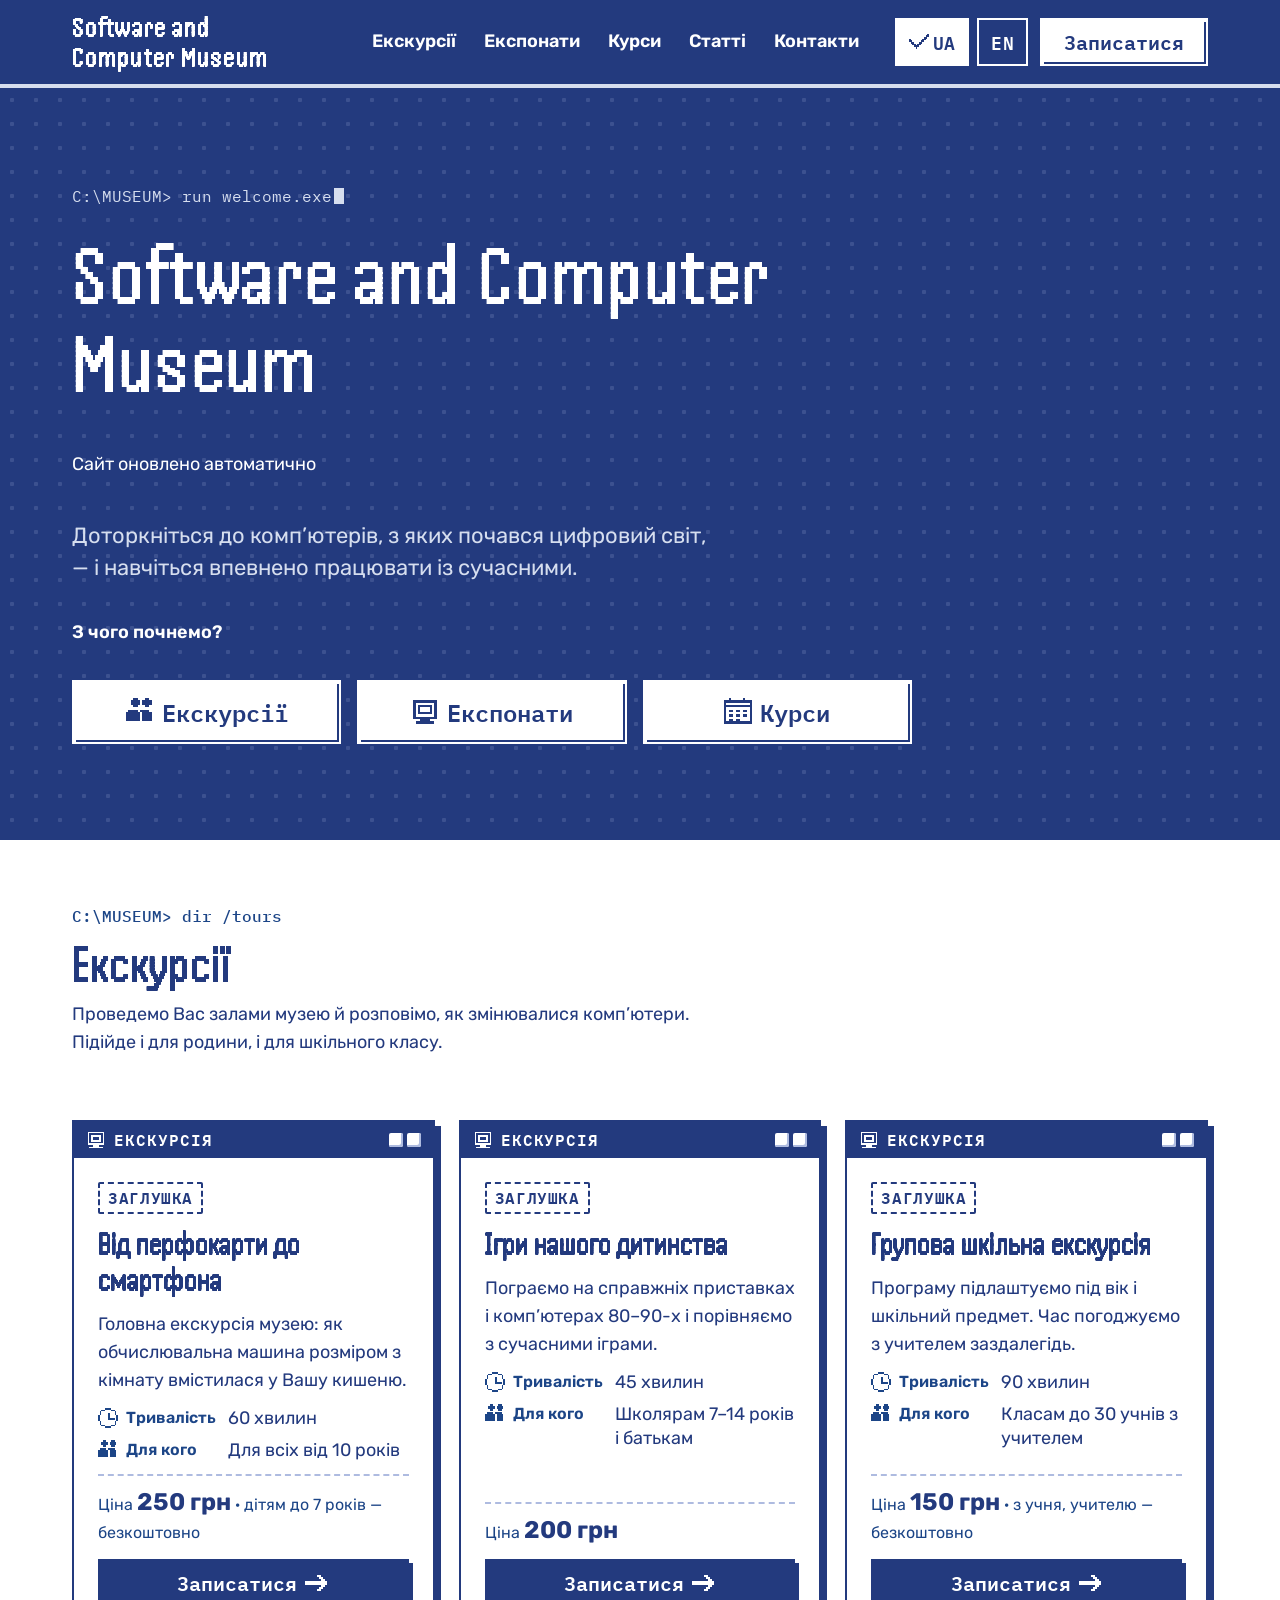
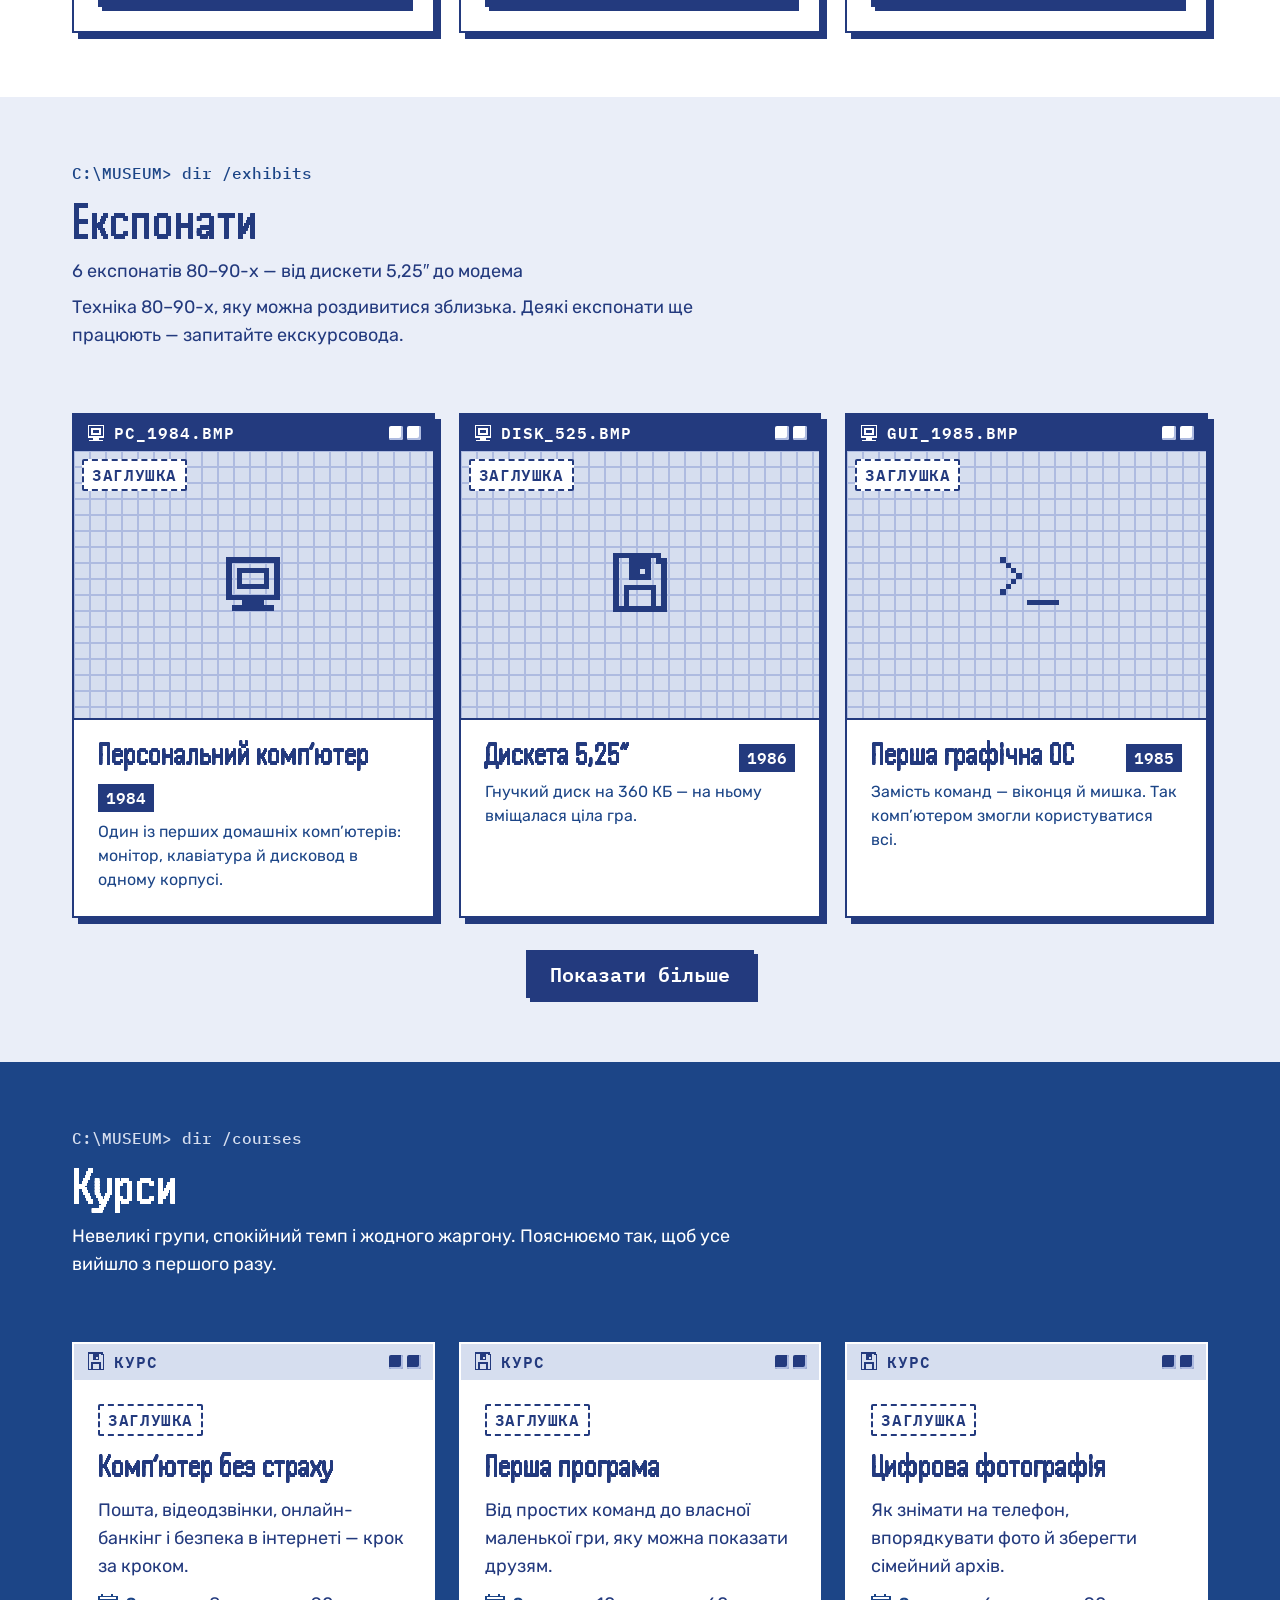
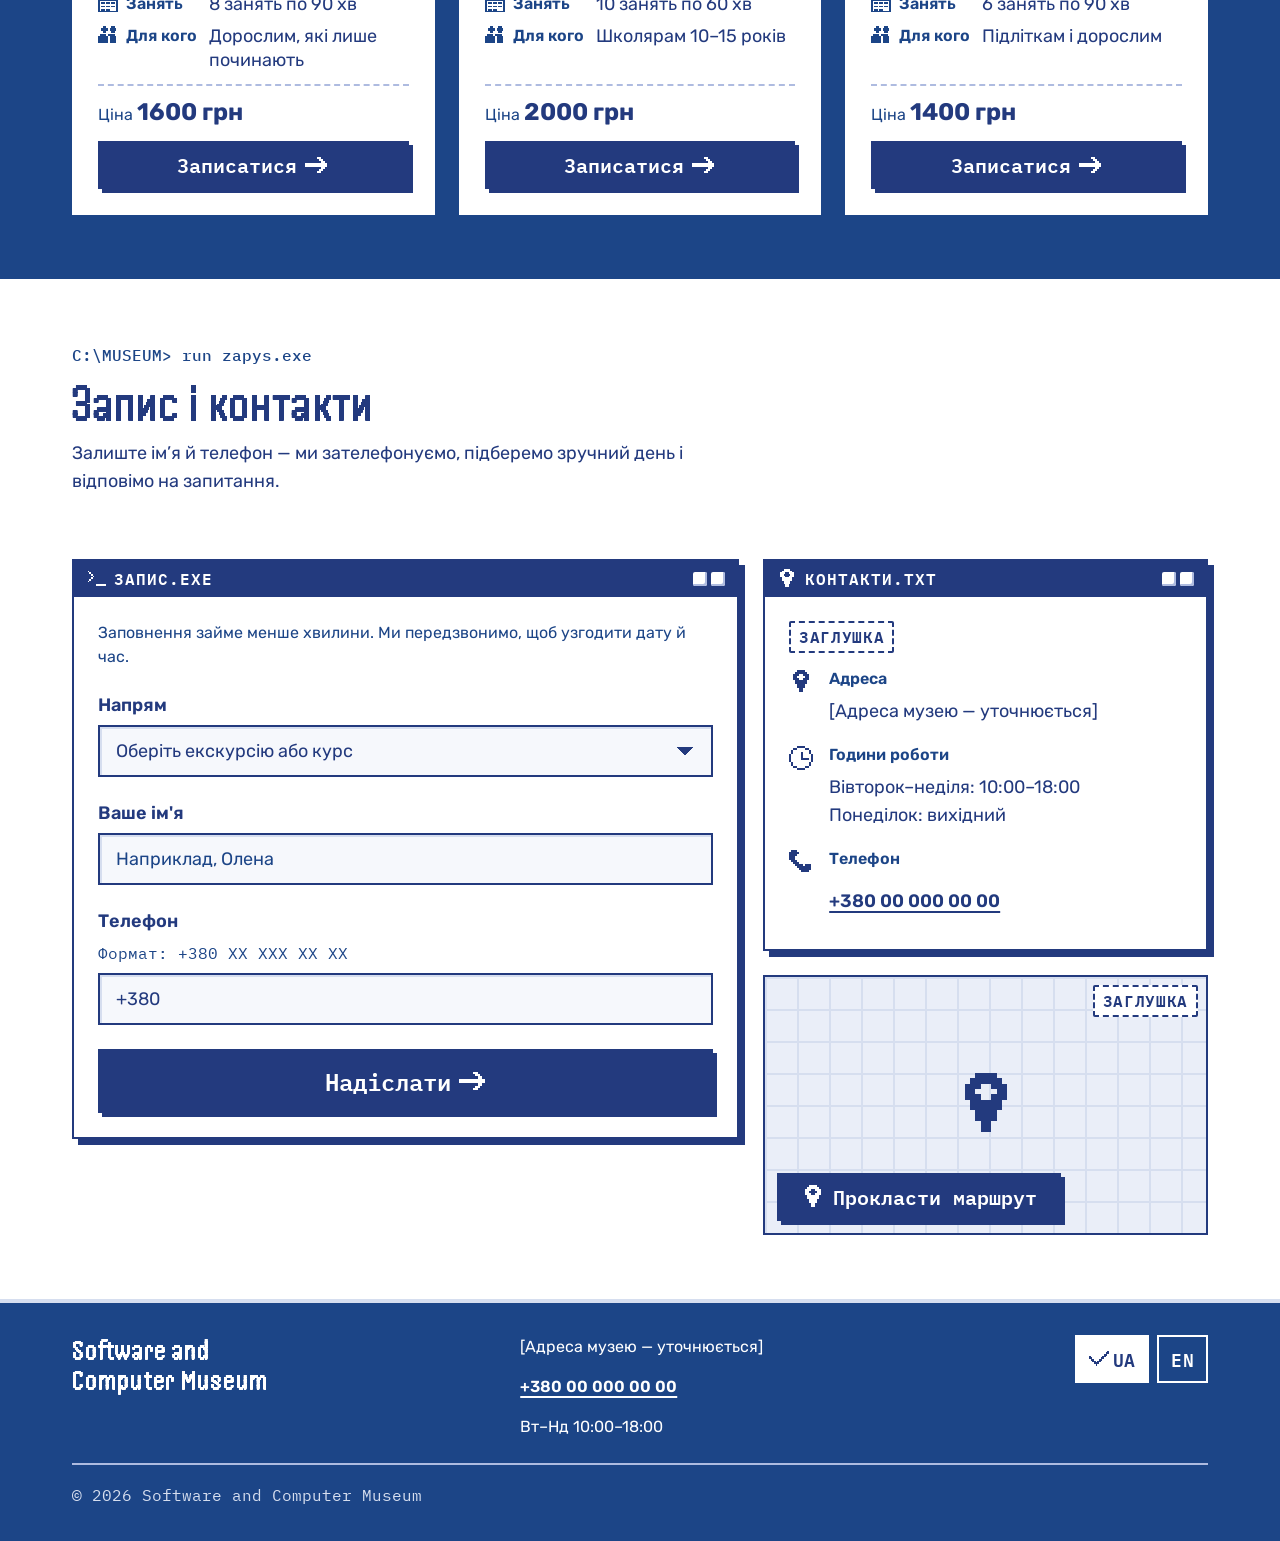
<file: index.html>
<!doctype html>
<html lang="uk">
<head>
  <meta charset="utf-8">
  <meta name="viewport" content="width=device-width, initial-scale=1">
  <title>Software and Computer Museum — головна</title>
  <link rel="preconnect" href="https://fonts.googleapis.com">
  <link rel="preconnect" href="https://fonts.gstatic.com" crossorigin>
  <link href="https://fonts.googleapis.com/css2?family=Handjet:wght@600&family=IBM+Plex+Mono:wght@400;500;600&family=Rubik:wght@400;600;700&display=swap" rel="stylesheet">
  <link rel="stylesheet" href="css/style.css">
</head>
<body class="scm">

  <header class="scm-header scm-on-brand">
    <div class="scm-header-in">
      <a class="scm-logo" href="#top">Software and<br>Computer Museum</a>
      <nav class="scm-nav" aria-label="Основна навігація" data-i18n-aria="navLabel">
        <a href="#tours" data-i18n="tours">Екскурсії</a>
        <a href="#exhibits" data-i18n="exhibits">Експонати</a>
        <a href="#courses" data-i18n="courses">Курси</a>
        <a href="articles.html" data-i18n="articles">Статті</a>
        <a href="#contacts" data-i18n="contacts">Контакти</a>
      </nav>
      <div class="scm-header-actions">
        <div class="scm-lang" role="group" aria-label="Мова сайту" data-i18n-aria="language">
          <button type="button" data-lang="ua" lang="uk" aria-pressed="true" aria-label="Українська"><svg class="scm-icon scm-icon-s" data-icon="check" viewBox="0 0 12 12" aria-hidden="true" focusable="false"></svg>UA</button>
          <button type="button" data-lang="en" lang="en" aria-pressed="false" aria-label="English"><svg class="scm-icon scm-icon-s" data-icon="check" viewBox="0 0 12 12" aria-hidden="true" focusable="false"></svg>EN</button>
        </div>
        <a class="scm-btn scm-btn-inverse" href="#booking"><span data-i18n="book">Записатися</span></a>
      </div>
      <button type="button" class="scm-btn scm-btn-outline scm-menu-btn" aria-expanded="false" aria-controls="scm-mobile-nav">
        <svg class="scm-icon" data-icon="menu" viewBox="0 0 12 12" aria-hidden="true" focusable="false"></svg>
        <span data-i18n="menu">Меню</span>
      </button>
    </div>
    <nav id="scm-mobile-nav" class="scm-mobile-nav" data-open="false" aria-label="Основна навігація" data-i18n-aria="navLabel">
      <a href="#tours" data-i18n="tours">Екскурсії</a>
      <a href="#exhibits" data-i18n="exhibits">Експонати</a>
      <a href="#courses" data-i18n="courses">Курси</a>
      <a href="articles.html" data-i18n="articles">Статті</a>
      <a href="#contacts" data-i18n="contacts">Контакти</a>
      <div class="scm-mobile-nav-foot">
        <div class="scm-lang" role="group" aria-label="Мова сайту" data-i18n-aria="language">
          <button type="button" data-lang="ua" lang="uk" aria-pressed="true" aria-label="Українська"><svg class="scm-icon scm-icon-s" data-icon="check" viewBox="0 0 12 12" aria-hidden="true" focusable="false"></svg>UA</button>
          <button type="button" data-lang="en" lang="en" aria-pressed="false" aria-label="English"><svg class="scm-icon scm-icon-s" data-icon="check" viewBox="0 0 12 12" aria-hidden="true" focusable="false"></svg>EN</button>
        </div>
        <a class="scm-btn scm-btn-inverse" href="#booking"><span data-i18n="book">Записатися</span></a>
      </div>
    </nav>
  </header>

  <main>
    <!-- Перший екран -->
    <section class="scm-hero scm-on-brand" id="top">
      <div class="scm-hero-in">
        <span class="scm-hero-prompt" aria-hidden="true">C:\MUSEUM&gt; run welcome.exe<span class="scm-cursor"></span></span>
        <h1>Software and Computer Museum</h1>
        <p class="scm-hero-update" data-i18n="heroUpdate">Сайт оновлено автоматично</p>
        <p class="scm-hero-slogan" data-i18n="slogan">Доторкніться до комп’ютерів, з яких почався цифровий світ, — і навчіться впевнено працювати із сучасними.</p>
        <p class="scm-hero-go" data-i18n="heroGo">З чого почнемо?</p>
        <div class="scm-hero-actions">
          <a class="scm-btn scm-btn-inverse scm-btn-l" href="#tours"><svg class="scm-icon scm-icon-l" data-icon="people" viewBox="0 0 12 12" aria-hidden="true" focusable="false"></svg><span data-i18n="tours">Екскурсії</span></a>
          <a class="scm-btn scm-btn-inverse scm-btn-l" href="#exhibits"><svg class="scm-icon scm-icon-l" data-icon="computer" viewBox="0 0 12 12" aria-hidden="true" focusable="false"></svg><span data-i18n="exhibits">Експонати</span></a>
          <a class="scm-btn scm-btn-inverse scm-btn-l" href="#courses"><svg class="scm-icon scm-icon-l" data-icon="calendar" viewBox="0 0 12 12" aria-hidden="true" focusable="false"></svg><span data-i18n="courses">Курси</span></a>
        </div>
      </div>
    </section>

    <!-- Екскурсії -->
    <section id="tours" class="scm-section" aria-labelledby="tours-title">
      <div class="scm-container">
        <header class="scm-sechead">
          <span class="scm-sechead-prompt" aria-hidden="true">C:\MUSEUM&gt; dir /tours</span>
          <h2 id="tours-title" data-i18n="tours">Екскурсії</h2>
          <p data-i18n="toursIntro">Проведемо Вас залами музею й розповімо, як змінювалися комп’ютери. Підійде і для родини, і для шкільного класу.</p>
        </header>
        <div class="scm-grid-3">

          <article class="scm-win" aria-labelledby="tour-1">
            <div class="scm-win-bar" aria-hidden="true"><svg class="scm-icon scm-icon-s" data-icon="computer" viewBox="0 0 12 12" aria-hidden="true" focusable="false"></svg><span class="scm-win-bar-title" data-i18n="tour">Екскурсія</span><span class="scm-win-dots"><i></i><i></i></span></div>
            <div class="scm-win-body">
              <div><span class="scm-tag" data-i18n="placeholder">Заглушка</span></div>
              <h3 class="scm-offer-title" id="tour-1">Від перфокарти до смартфона</h3>
              <p class="scm-offer-desc">Головна екскурсія музею: як обчислювальна машина розміром з кімнату вмістилася у Вашу кишеню.</p>
              <dl class="scm-offer-meta">
                <dt><svg class="scm-icon scm-icon-s" data-icon="clock" viewBox="0 0 12 12" aria-hidden="true" focusable="false"></svg><span data-i18n="duration">Тривалість</span></dt><dd>60 хвилин</dd>
                <dt><svg class="scm-icon scm-icon-s" data-icon="people" viewBox="0 0 12 12" aria-hidden="true" focusable="false"></svg><span data-i18n="audience">Для кого</span></dt><dd>Для всіх від 10 років</dd>
              </dl>
              <div class="scm-offer-price"><span><span data-i18n="price">Ціна</span> <strong>250&nbsp;грн</strong><span> · дітям до 7 років — безкоштовно</span></span></div>
              <a class="scm-btn scm-btn-primary scm-btn-block" href="#booking" data-book="Від перфокарти до смартфона"><span><span data-i18n="book">Записатися</span><span class="scm-sr">: Від перфокарти до смартфона</span></span><svg class="scm-icon" data-icon="arrow" viewBox="0 0 12 12" aria-hidden="true" focusable="false"></svg></a>
            </div>
          </article>

          <article class="scm-win" aria-labelledby="tour-2">
            <div class="scm-win-bar" aria-hidden="true"><svg class="scm-icon scm-icon-s" data-icon="computer" viewBox="0 0 12 12" aria-hidden="true" focusable="false"></svg><span class="scm-win-bar-title" data-i18n="tour">Екскурсія</span><span class="scm-win-dots"><i></i><i></i></span></div>
            <div class="scm-win-body">
              <div><span class="scm-tag" data-i18n="placeholder">Заглушка</span></div>
              <h3 class="scm-offer-title" id="tour-2">Ігри нашого дитинства</h3>
              <p class="scm-offer-desc">Пограємо на справжніх приставках і комп’ютерах 80–90-х і порівняємо з сучасними іграми.</p>
              <dl class="scm-offer-meta">
                <dt><svg class="scm-icon scm-icon-s" data-icon="clock" viewBox="0 0 12 12" aria-hidden="true" focusable="false"></svg><span data-i18n="duration">Тривалість</span></dt><dd>45 хвилин</dd>
                <dt><svg class="scm-icon scm-icon-s" data-icon="people" viewBox="0 0 12 12" aria-hidden="true" focusable="false"></svg><span data-i18n="audience">Для кого</span></dt><dd>Школярам 7–14 років і батькам</dd>
              </dl>
              <div class="scm-offer-price"><span><span data-i18n="price">Ціна</span> <strong>200&nbsp;грн</strong></span></div>
              <a class="scm-btn scm-btn-primary scm-btn-block" href="#booking" data-book="Ігри нашого дитинства"><span><span data-i18n="book">Записатися</span><span class="scm-sr">: Ігри нашого дитинства</span></span><svg class="scm-icon" data-icon="arrow" viewBox="0 0 12 12" aria-hidden="true" focusable="false"></svg></a>
            </div>
          </article>

          <article class="scm-win" aria-labelledby="tour-3">
            <div class="scm-win-bar" aria-hidden="true"><svg class="scm-icon scm-icon-s" data-icon="computer" viewBox="0 0 12 12" aria-hidden="true" focusable="false"></svg><span class="scm-win-bar-title" data-i18n="tour">Екскурсія</span><span class="scm-win-dots"><i></i><i></i></span></div>
            <div class="scm-win-body">
              <div><span class="scm-tag" data-i18n="placeholder">Заглушка</span></div>
              <h3 class="scm-offer-title" id="tour-3">Групова шкільна екскурсія</h3>
              <p class="scm-offer-desc">Програму підлаштуємо під вік і шкільний предмет. Час погоджуємо з учителем заздалегідь.</p>
              <dl class="scm-offer-meta">
                <dt><svg class="scm-icon scm-icon-s" data-icon="clock" viewBox="0 0 12 12" aria-hidden="true" focusable="false"></svg><span data-i18n="duration">Тривалість</span></dt><dd>90 хвилин</dd>
                <dt><svg class="scm-icon scm-icon-s" data-icon="people" viewBox="0 0 12 12" aria-hidden="true" focusable="false"></svg><span data-i18n="audience">Для кого</span></dt><dd>Класам до 30 учнів з учителем</dd>
              </dl>
              <div class="scm-offer-price"><span><span data-i18n="price">Ціна</span> <strong>150&nbsp;грн</strong><span> · з учня, учителю — безкоштовно</span></span></div>
              <a class="scm-btn scm-btn-primary scm-btn-block" href="#booking" data-book="Групова шкільна екскурсія"><span><span data-i18n="book">Записатися</span><span class="scm-sr">: Групова шкільна екскурсія</span></span><svg class="scm-icon" data-icon="arrow" viewBox="0 0 12 12" aria-hidden="true" focusable="false"></svg></a>
            </div>
          </article>

        </div>
      </div>
    </section>

    <!-- Експонати -->
    <section id="exhibits" class="scm-section scm-section-alt" aria-labelledby="exhibits-title">
      <div class="scm-container">
        <header class="scm-sechead">
          <span class="scm-sechead-prompt" aria-hidden="true">C:\MUSEUM&gt; dir /exhibits</span>
          <h2 id="exhibits-title" data-i18n="exhibits">Експонати</h2>
          <p data-i18n="exhibitsCount">6 експонатів 80–90-х — від дискети 5,25″ до модема</p>
          <p data-i18n="exhibitsIntro">Техніка 80–90-х, яку можна роздивитися зблизька. Деякі експонати ще працюють — запитайте екскурсовода.</p>
        </header>
        <div class="scm-grid-3" id="exhibits-grid" data-show-first="3">

          <article class="scm-win scm-exhibit">
            <div class="scm-win-bar" aria-hidden="true"><svg class="scm-icon scm-icon-s" data-icon="computer" viewBox="0 0 12 12" aria-hidden="true" focusable="false"></svg><span class="scm-win-bar-title">PC_1984.BMP</span><span class="scm-win-dots"><i></i><i></i></span></div>
            <div class="scm-win-body">
              <div class="scm-exhibit-photo">
                <div class="scm-exhibit-photo-ph" role="img" aria-label="Заглушка фото: Персональний комп’ютер"><svg class="scm-icon scm-icon-2xl" data-icon="computer" viewBox="0 0 12 12" aria-hidden="true" focusable="false"></svg></div>
                <span class="scm-tag" data-i18n="placeholder">Заглушка</span>
              </div>
              <div class="scm-exhibit-text">
                <div class="scm-exhibit-head"><h3 class="scm-offer-title">Персональний комп’ютер</h3><span class="scm-exhibit-year">1984</span></div>
                <p class="scm-exhibit-caption">Один із перших домашніх комп’ютерів: монітор, клавіатура й дисковод в одному корпусі.</p>
              </div>
            </div>
          </article>

          <article class="scm-win scm-exhibit">
            <div class="scm-win-bar" aria-hidden="true"><svg class="scm-icon scm-icon-s" data-icon="computer" viewBox="0 0 12 12" aria-hidden="true" focusable="false"></svg><span class="scm-win-bar-title">DISK_525.BMP</span><span class="scm-win-dots"><i></i><i></i></span></div>
            <div class="scm-win-body">
              <div class="scm-exhibit-photo">
                <div class="scm-exhibit-photo-ph" role="img" aria-label="Заглушка фото: Дискета 5,25″"><svg class="scm-icon scm-icon-2xl" data-icon="floppy" viewBox="0 0 12 12" aria-hidden="true" focusable="false"></svg></div>
                <span class="scm-tag" data-i18n="placeholder">Заглушка</span>
              </div>
              <div class="scm-exhibit-text">
                <div class="scm-exhibit-head"><h3 class="scm-offer-title">Дискета 5,25″</h3><span class="scm-exhibit-year">1986</span></div>
                <p class="scm-exhibit-caption">Гнучкий диск на 360 КБ — на ньому вміщалася ціла гра.</p>
              </div>
            </div>
          </article>

          <article class="scm-win scm-exhibit">
            <div class="scm-win-bar" aria-hidden="true"><svg class="scm-icon scm-icon-s" data-icon="computer" viewBox="0 0 12 12" aria-hidden="true" focusable="false"></svg><span class="scm-win-bar-title">GUI_1985.BMP</span><span class="scm-win-dots"><i></i><i></i></span></div>
            <div class="scm-win-body">
              <div class="scm-exhibit-photo">
                <div class="scm-exhibit-photo-ph" role="img" aria-label="Заглушка фото: Перша графічна ОС"><svg class="scm-icon scm-icon-2xl" data-icon="prompt" viewBox="0 0 12 12" aria-hidden="true" focusable="false"></svg></div>
                <span class="scm-tag" data-i18n="placeholder">Заглушка</span>
              </div>
              <div class="scm-exhibit-text">
                <div class="scm-exhibit-head"><h3 class="scm-offer-title">Перша графічна ОС</h3><span class="scm-exhibit-year">1985</span></div>
                <p class="scm-exhibit-caption">Замість команд — віконця й мишка. Так комп’ютером змогли користуватися всі.</p>
              </div>
            </div>
          </article>

          <article class="scm-win scm-exhibit">
            <div class="scm-win-bar" aria-hidden="true"><svg class="scm-icon scm-icon-s" data-icon="computer" viewBox="0 0 12 12" aria-hidden="true" focusable="false"></svg><span class="scm-win-bar-title">CONSOLE.BMP</span><span class="scm-win-dots"><i></i><i></i></span></div>
            <div class="scm-win-body">
              <div class="scm-exhibit-photo">
                <div class="scm-exhibit-photo-ph" role="img" aria-label="Заглушка фото: Ігрова приставка"><svg class="scm-icon scm-icon-2xl" data-icon="computer" viewBox="0 0 12 12" aria-hidden="true" focusable="false"></svg></div>
                <span class="scm-tag" data-i18n="placeholder">Заглушка</span>
              </div>
              <div class="scm-exhibit-text">
                <div class="scm-exhibit-head"><h3 class="scm-offer-title">Ігрова приставка</h3><span class="scm-exhibit-year">1993</span></div>
                <p class="scm-exhibit-caption">Під’єднувалася до звичайного телевізора й збирала біля екрана всю родину.</p>
              </div>
            </div>
          </article>

          <article class="scm-win scm-exhibit">
            <div class="scm-win-bar" aria-hidden="true"><svg class="scm-icon scm-icon-s" data-icon="computer" viewBox="0 0 12 12" aria-hidden="true" focusable="false"></svg><span class="scm-win-bar-title">PRINTER.BMP</span><span class="scm-win-dots"><i></i><i></i></span></div>
            <div class="scm-win-body">
              <div class="scm-exhibit-photo">
                <div class="scm-exhibit-photo-ph" role="img" aria-label="Заглушка фото: Матричний принтер"><svg class="scm-icon scm-icon-2xl" data-icon="tag" viewBox="0 0 12 12" aria-hidden="true" focusable="false"></svg></div>
                <span class="scm-tag" data-i18n="placeholder">Заглушка</span>
              </div>
              <div class="scm-exhibit-text">
                <div class="scm-exhibit-head"><h3 class="scm-offer-title">Матричний принтер</h3><span class="scm-exhibit-year">1988</span></div>
                <p class="scm-exhibit-caption">Друкував голками крізь фарбувальну стрічку — і було чути на всю квартиру.</p>
              </div>
            </div>
          </article>

          <article class="scm-win scm-exhibit">
            <div class="scm-win-bar" aria-hidden="true"><svg class="scm-icon scm-icon-s" data-icon="computer" viewBox="0 0 12 12" aria-hidden="true" focusable="false"></svg><span class="scm-win-bar-title">MODEM.BMP</span><span class="scm-win-dots"><i></i><i></i></span></div>
            <div class="scm-win-body">
              <div class="scm-exhibit-photo">
                <div class="scm-exhibit-photo-ph" role="img" aria-label="Заглушка фото: Модем"><svg class="scm-icon scm-icon-2xl" data-icon="phone" viewBox="0 0 12 12" aria-hidden="true" focusable="false"></svg></div>
                <span class="scm-tag" data-i18n="placeholder">Заглушка</span>
              </div>
              <div class="scm-exhibit-text">
                <div class="scm-exhibit-head"><h3 class="scm-offer-title">Модем</h3><span class="scm-exhibit-year">1995</span></div>
                <p class="scm-exhibit-caption">Вихід в інтернет через телефонну лінію. Поки Ви в мережі, додому не додзвонитися.</p>
              </div>
            </div>
          </article>

        </div>
        <!-- Кнопку показує main.js, коли ховає зайві картки; без JS видно всі експонати. -->
        <div class="scm-more">
          <button type="button" class="scm-btn scm-btn-more" id="exhibits-more" aria-controls="exhibits-grid" aria-expanded="false" hidden><span data-i18n="showMore">Показати більше</span></button>
        </div>
      </div>
    </section>

    <!-- Курси -->
    <section id="courses" class="scm-section scm-section-alt scm-on-brand" aria-labelledby="courses-title">
      <div class="scm-container">
        <header class="scm-sechead">
          <span class="scm-sechead-prompt" aria-hidden="true">C:\MUSEUM&gt; dir /courses</span>
          <h2 id="courses-title" data-i18n="courses">Курси</h2>
          <p data-i18n="coursesIntro">Невеликі групи, спокійний темп і жодного жаргону. Пояснюємо так, щоб усе вийшло з першого разу.</p>
        </header>
        <div class="scm-grid-3">

          <article class="scm-win" aria-labelledby="course-1">
            <div class="scm-win-bar" aria-hidden="true"><svg class="scm-icon scm-icon-s" data-icon="floppy" viewBox="0 0 12 12" aria-hidden="true" focusable="false"></svg><span class="scm-win-bar-title" data-i18n="course">Курс</span><span class="scm-win-dots"><i></i><i></i></span></div>
            <div class="scm-win-body">
              <div><span class="scm-tag" data-i18n="placeholder">Заглушка</span></div>
              <h3 class="scm-offer-title" id="course-1">Комп’ютер без страху</h3>
              <p class="scm-offer-desc">Пошта, відеодзвінки, онлайн-банкінг і безпека в інтернеті — крок за кроком.</p>
              <dl class="scm-offer-meta">
                <dt><svg class="scm-icon scm-icon-s" data-icon="calendar" viewBox="0 0 12 12" aria-hidden="true" focusable="false"></svg><span data-i18n="sessions">Занять</span></dt><dd>8 занять по 90 хв</dd>
                <dt><svg class="scm-icon scm-icon-s" data-icon="people" viewBox="0 0 12 12" aria-hidden="true" focusable="false"></svg><span data-i18n="audience">Для кого</span></dt><dd>Дорослим, які лише починають</dd>
              </dl>
              <div class="scm-offer-price"><span><span data-i18n="price">Ціна</span> <strong>1600&nbsp;грн</strong></span></div>
              <a class="scm-btn scm-btn-primary scm-btn-block" href="#booking" data-book="Комп’ютер без страху"><span><span data-i18n="book">Записатися</span><span class="scm-sr">: Комп’ютер без страху</span></span><svg class="scm-icon" data-icon="arrow" viewBox="0 0 12 12" aria-hidden="true" focusable="false"></svg></a>
            </div>
          </article>

          <article class="scm-win" aria-labelledby="course-2">
            <div class="scm-win-bar" aria-hidden="true"><svg class="scm-icon scm-icon-s" data-icon="floppy" viewBox="0 0 12 12" aria-hidden="true" focusable="false"></svg><span class="scm-win-bar-title" data-i18n="course">Курс</span><span class="scm-win-dots"><i></i><i></i></span></div>
            <div class="scm-win-body">
              <div><span class="scm-tag" data-i18n="placeholder">Заглушка</span></div>
              <h3 class="scm-offer-title" id="course-2">Перша програма</h3>
              <p class="scm-offer-desc">Від простих команд до власної маленької гри, яку можна показати друзям.</p>
              <dl class="scm-offer-meta">
                <dt><svg class="scm-icon scm-icon-s" data-icon="calendar" viewBox="0 0 12 12" aria-hidden="true" focusable="false"></svg><span data-i18n="sessions">Занять</span></dt><dd>10 занять по 60 хв</dd>
                <dt><svg class="scm-icon scm-icon-s" data-icon="people" viewBox="0 0 12 12" aria-hidden="true" focusable="false"></svg><span data-i18n="audience">Для кого</span></dt><dd>Школярам 10–15 років</dd>
              </dl>
              <div class="scm-offer-price"><span><span data-i18n="price">Ціна</span> <strong>2000&nbsp;грн</strong></span></div>
              <a class="scm-btn scm-btn-primary scm-btn-block" href="#booking" data-book="Перша програма"><span><span data-i18n="book">Записатися</span><span class="scm-sr">: Перша програма</span></span><svg class="scm-icon" data-icon="arrow" viewBox="0 0 12 12" aria-hidden="true" focusable="false"></svg></a>
            </div>
          </article>

          <article class="scm-win" aria-labelledby="course-3">
            <div class="scm-win-bar" aria-hidden="true"><svg class="scm-icon scm-icon-s" data-icon="floppy" viewBox="0 0 12 12" aria-hidden="true" focusable="false"></svg><span class="scm-win-bar-title" data-i18n="course">Курс</span><span class="scm-win-dots"><i></i><i></i></span></div>
            <div class="scm-win-body">
              <div><span class="scm-tag" data-i18n="placeholder">Заглушка</span></div>
              <h3 class="scm-offer-title" id="course-3">Цифрова фотографія</h3>
              <p class="scm-offer-desc">Як знімати на телефон, впорядкувати фото й зберегти сімейний архів.</p>
              <dl class="scm-offer-meta">
                <dt><svg class="scm-icon scm-icon-s" data-icon="calendar" viewBox="0 0 12 12" aria-hidden="true" focusable="false"></svg><span data-i18n="sessions">Занять</span></dt><dd>6 занять по 90 хв</dd>
                <dt><svg class="scm-icon scm-icon-s" data-icon="people" viewBox="0 0 12 12" aria-hidden="true" focusable="false"></svg><span data-i18n="audience">Для кого</span></dt><dd>Підліткам і дорослим</dd>
              </dl>
              <div class="scm-offer-price"><span><span data-i18n="price">Ціна</span> <strong>1400&nbsp;грн</strong></span></div>
              <a class="scm-btn scm-btn-primary scm-btn-block" href="#booking" data-book="Цифрова фотографія"><span><span data-i18n="book">Записатися</span><span class="scm-sr">: Цифрова фотографія</span></span><svg class="scm-icon" data-icon="arrow" viewBox="0 0 12 12" aria-hidden="true" focusable="false"></svg></a>
            </div>
          </article>

        </div>
      </div>
    </section>

    <!-- Запис і контакти -->
    <section id="booking" class="scm-section" aria-labelledby="booking-title">
      <div class="scm-container">
        <header class="scm-sechead">
          <span class="scm-sechead-prompt" aria-hidden="true">C:\MUSEUM&gt; run zapys.exe</span>
          <h2 id="booking-title" data-i18n="bookingTitle">Запис і контакти</h2>
          <p data-i18n="bookingIntro">Залиште ім’я й телефон — ми зателефонуємо, підберемо зручний день і відповімо на запитання.</p>
        </header>
        <div class="scm-booking-row">

          <section class="scm-win" aria-labelledby="booking-win-title">
            <div class="scm-win-bar"><svg class="scm-icon scm-icon-s" data-icon="prompt" viewBox="0 0 12 12" aria-hidden="true" focusable="false"></svg><span class="scm-win-bar-title" id="booking-win-title" data-i18n="winBooking">ЗАПИС.EXE</span><span class="scm-win-dots" aria-hidden="true"><i></i><i></i></span></div>
            <div class="scm-win-body">
              <form class="scm-form" id="booking-form" novalidate>
                <p class="scm-form-note" data-i18n="formNote">Заповнення займе менше хвилини. Ми передзвонимо, щоб узгодити дату й час.</p>

                <div class="scm-field">
                  <label for="f-direction" data-i18n="direction">Напрям</label>
                  <span class="scm-field-hint" id="f-direction-hint" hidden><svg class="scm-icon scm-icon-s" data-icon="check" viewBox="0 0 12 12" aria-hidden="true" focusable="false"></svg><span data-i18n="prefilled">Підставлено з картки — можна змінити.</span></span>
                  <select class="scm-input scm-select" id="f-direction" name="direction" required>
                    <option value="" data-i18n="directionPick">Оберіть екскурсію або курс</option>
                    <optgroup label="Екскурсії" data-i18n-label="tours">
                      <option>Від перфокарти до смартфона</option>
                      <option>Ігри нашого дитинства</option>
                      <option>Групова шкільна екскурсія</option>
                    </optgroup>
                    <optgroup label="Курси" data-i18n-label="courses">
                      <option>Комп’ютер без страху</option>
                      <option>Перша програма</option>
                      <option>Цифрова фотографія</option>
                    </optgroup>
                  </select>
                </div>

                <div class="scm-field">
                  <label for="f-name" data-i18n="name">Ваше ім'я</label>
                  <input class="scm-input" id="f-name" name="name" type="text" autocomplete="name" placeholder="Наприклад, Олена" data-i18n-placeholder="namePh" required>
                </div>

                <div class="scm-field">
                  <label for="f-phone" data-i18n="phone">Телефон</label>
                  <span class="scm-field-hint" id="f-phone-hint" data-i18n="phoneHint">Формат: +380 XX XXX XX XX</span>
                  <input class="scm-input" id="f-phone" name="phone" type="tel" inputmode="tel" autocomplete="tel" value="+380 " aria-describedby="f-phone-hint" required>
                </div>

                <p class="scm-field-error" id="booking-send-error" role="alert" hidden><svg class="scm-icon scm-icon-s" data-icon="alert" viewBox="0 0 12 12" aria-hidden="true" focusable="false"></svg><span data-i18n="sendError">Не вдалося надіслати заявку. Спробуйте ще раз або зателефонуйте нам.</span></p>

                <button type="submit" class="scm-btn scm-btn-primary scm-btn-l scm-btn-block" id="booking-submit"><span>Надіслати</span><svg class="scm-icon scm-icon-l" data-icon="arrow" viewBox="0 0 12 12" aria-hidden="true" focusable="false"></svg></button>
              </form>

              <div class="scm-success" id="booking-success" role="status" aria-live="polite" hidden>
                <p class="scm-success-title"><svg class="scm-icon scm-icon-xl" data-icon="check" viewBox="0 0 12 12" aria-hidden="true" focusable="false"></svg><span data-i18n="successTitle">Дякуємо!</span></p>
                <p data-i18n="success">Ми зателефонуємо Вам найближчим часом.</p>
                <button type="button" class="scm-btn scm-btn-outline" id="booking-again"><span data-i18n="again">Надіслати ще одну заявку</span></button>
              </div>
            </div>
          </section>

          <div id="contacts" class="scm-contacts">
            <article class="scm-win">
              <div class="scm-win-bar" aria-hidden="true"><svg class="scm-icon scm-icon-s" data-icon="pin" viewBox="0 0 12 12" aria-hidden="true" focusable="false"></svg><span class="scm-win-bar-title" data-i18n="winContacts">КОНТАКТИ.TXT</span><span class="scm-win-dots"><i></i><i></i></span></div>
              <div class="scm-win-body">
                <div><span class="scm-tag" data-i18n="placeholder">Заглушка</span></div>
                <dl class="scm-contacts-list">
                  <div>
                    <span class="scm-contacts-ico" aria-hidden="true"><svg class="scm-icon" data-icon="pin" viewBox="0 0 12 12" aria-hidden="true" focusable="false"></svg></span>
                    <dt data-i18n="address">Адреса</dt>
                    <dd>[Адреса музею — уточнюється]</dd>
                  </div>
                  <div>
                    <span class="scm-contacts-ico" aria-hidden="true"><svg class="scm-icon" data-icon="clock" viewBox="0 0 12 12" aria-hidden="true" focusable="false"></svg></span>
                    <dt data-i18n="hours">Години роботи</dt>
                    <dd><div>Вівторок–неділя: 10:00–18:00</div><div>Понеділок: вихідний</div></dd>
                  </div>
                  <div>
                    <span class="scm-contacts-ico" aria-hidden="true"><svg class="scm-icon" data-icon="phone" viewBox="0 0 12 12" aria-hidden="true" focusable="false"></svg></span>
                    <dt data-i18n="phone">Телефон</dt>
                    <dd><a class="scm-link" href="tel:+380000000000">+380 00 000 00 00</a></dd>
                  </div>
                </dl>
              </div>
            </article>
            <div class="scm-map">
              <div class="scm-map-pin" aria-hidden="true"><svg class="scm-icon scm-icon-2xl" data-icon="pin" viewBox="0 0 12 12" aria-hidden="true" focusable="false"></svg></div>
              <span class="scm-tag" data-i18n="placeholder">Заглушка</span>
              <a class="scm-btn scm-btn-primary scm-map-route" href="#contacts"><svg class="scm-icon" data-icon="pin" viewBox="0 0 12 12" aria-hidden="true" focusable="false"></svg><span data-i18n="route">Прокласти маршрут</span></a>
            </div>
          </div>

        </div>
      </div>
    </section>
  </main>

  <footer class="scm-footer scm-on-brand">
    <div class="scm-footer-in">
      <a class="scm-logo" href="#top">Software and<br>Computer Museum</a>
      <div class="scm-footer-contacts">
        <span>[Адреса музею — уточнюється]</span>
        <a class="scm-link" href="tel:+380000000000">+380 00 000 00 00</a>
        <span>Вт–Нд 10:00–18:00</span>
      </div>
      <div class="scm-lang" role="group" aria-label="Мова сайту" data-i18n-aria="language">
        <button type="button" data-lang="ua" lang="uk" aria-pressed="true" aria-label="Українська"><svg class="scm-icon scm-icon-s" data-icon="check" viewBox="0 0 12 12" aria-hidden="true" focusable="false"></svg>UA</button>
        <button type="button" data-lang="en" lang="en" aria-pressed="false" aria-label="English"><svg class="scm-icon scm-icon-s" data-icon="check" viewBox="0 0 12 12" aria-hidden="true" focusable="false"></svg>EN</button>
      </div>
      <div class="scm-footer-copy">© 2026 Software and Computer Museum</div>
    </div>
  </footer>

  <script src="js/main.js"></script>
</body>
</html>
</file>
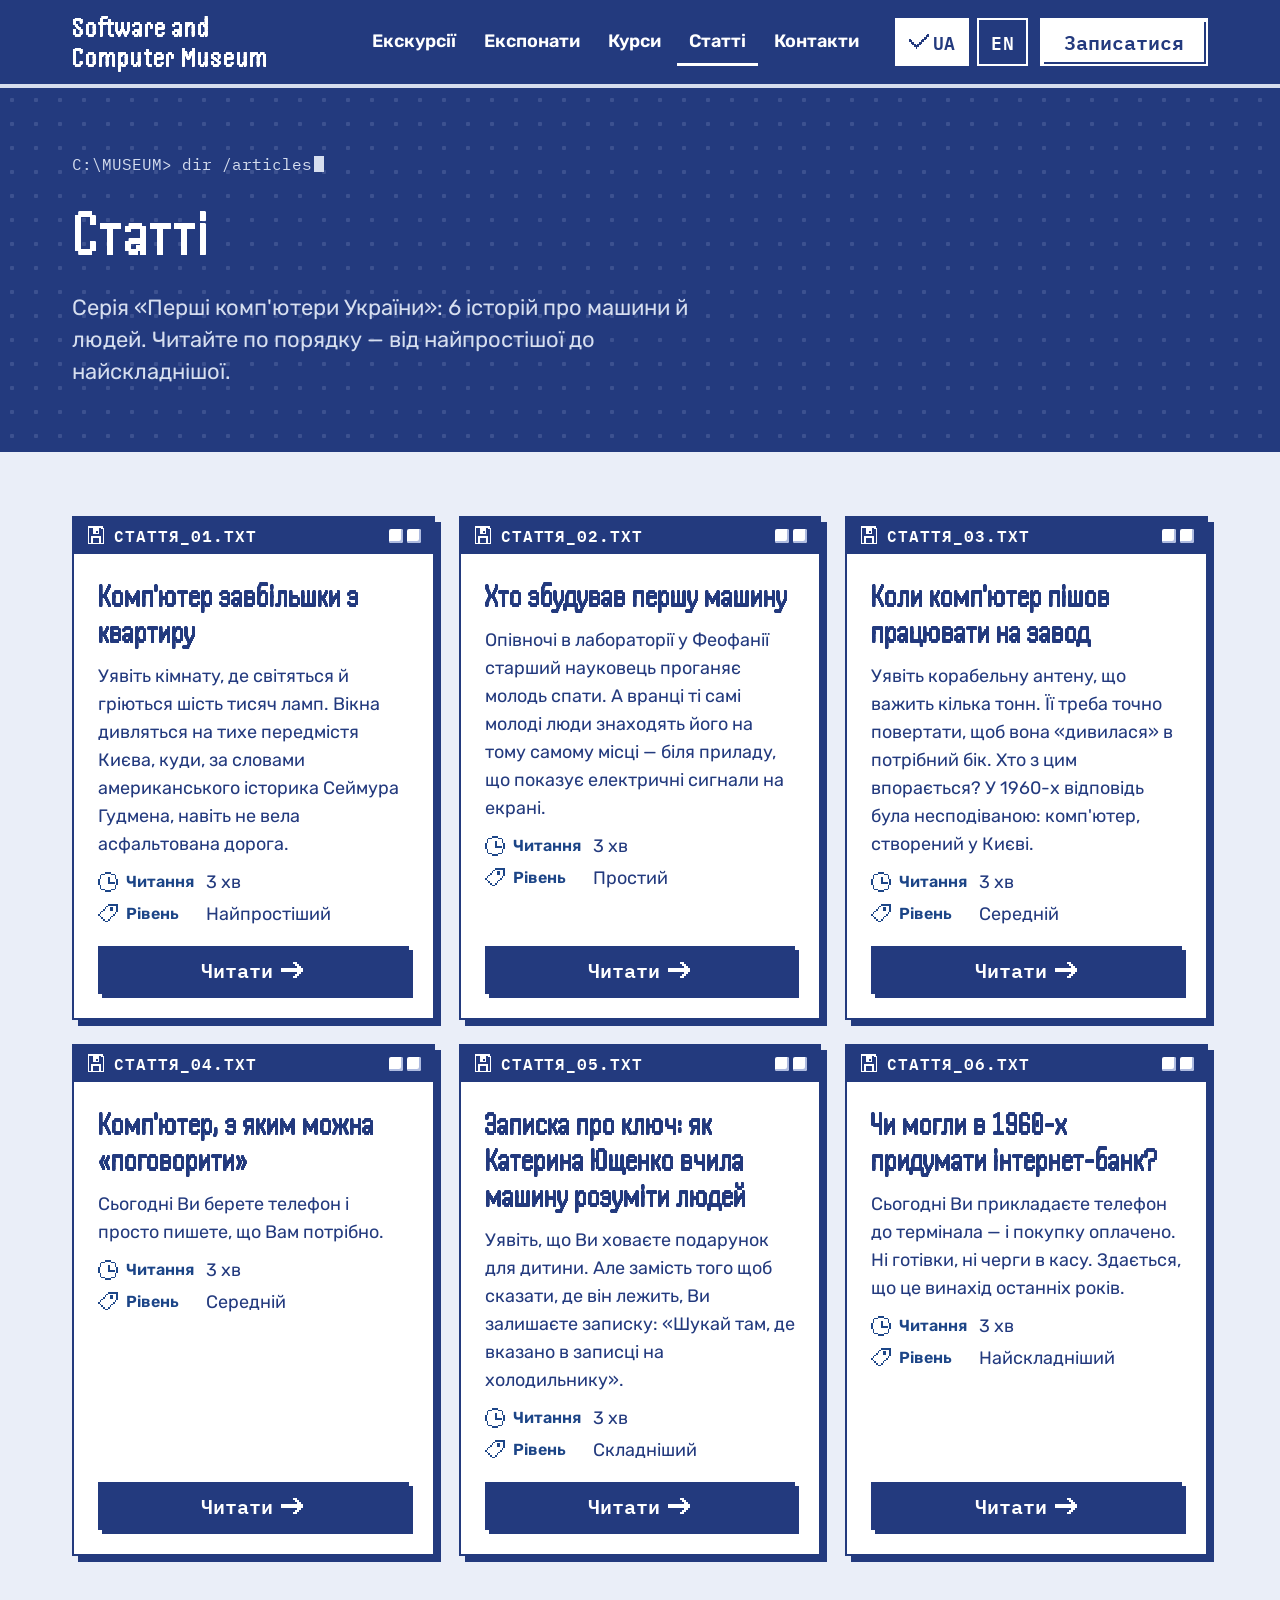
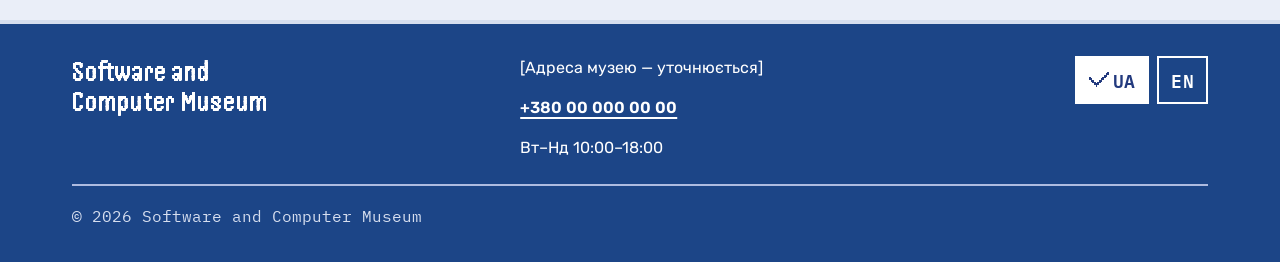
<file: articles.html>
<!doctype html>
<html lang="uk">
<head>
  <meta charset="utf-8">
  <meta name="viewport" content="width=device-width, initial-scale=1">
  <title>Статті — Software and Computer Museum</title>
  <meta name="description" content="Серія статей «Перші комп'ютери України» від Software and Computer Museum.">
  <link rel="preconnect" href="https://fonts.googleapis.com">
  <link rel="preconnect" href="https://fonts.gstatic.com" crossorigin>
  <link href="https://fonts.googleapis.com/css2?family=Handjet:wght@600&family=IBM+Plex+Mono:wght@400;500;600&family=Rubik:wght@400;600;700&display=swap" rel="stylesheet">
  <link rel="stylesheet" href="css/style.css">
</head>
<body class="scm">

  <header class="scm-header scm-on-brand">
    <div class="scm-header-in">
      <a class="scm-logo" href="index.html">Software and<br>Computer Museum</a>
      <nav class="scm-nav" aria-label="Основна навігація" data-i18n-aria="navLabel">
        <a href="index.html#tours" data-i18n="tours">Екскурсії</a>
        <a href="index.html#exhibits" data-i18n="exhibits">Експонати</a>
        <a href="index.html#courses" data-i18n="courses">Курси</a>
        <a href="articles.html" data-i18n="articles" aria-current="page">Статті</a>
        <a href="index.html#contacts" data-i18n="contacts">Контакти</a>      </nav>
      <div class="scm-header-actions">
        <div class="scm-lang" role="group" aria-label="Мова сайту" data-i18n-aria="language">
          <button type="button" data-lang="ua" lang="uk" aria-pressed="true" aria-label="Українська"><svg class="scm-icon scm-icon-s" data-icon="check" viewBox="0 0 12 12" aria-hidden="true" focusable="false"></svg>UA</button>
          <button type="button" data-lang="en" lang="en" aria-pressed="false" aria-label="English"><svg class="scm-icon scm-icon-s" data-icon="check" viewBox="0 0 12 12" aria-hidden="true" focusable="false"></svg>EN</button>
        </div>        <a class="scm-btn scm-btn-inverse" href="index.html#booking"><span data-i18n="book">Записатися</span></a>
      </div>
      <button type="button" class="scm-btn scm-btn-outline scm-menu-btn" aria-expanded="false" aria-controls="scm-mobile-nav">
        <svg class="scm-icon" data-icon="menu" viewBox="0 0 12 12" aria-hidden="true" focusable="false"></svg>
        <span data-i18n="menu">Меню</span>
      </button>
    </div>
    <nav id="scm-mobile-nav" class="scm-mobile-nav" data-open="false" aria-label="Основна навігація" data-i18n-aria="navLabel">
      <a href="index.html#tours" data-i18n="tours">Екскурсії</a>
      <a href="index.html#exhibits" data-i18n="exhibits">Експонати</a>
      <a href="index.html#courses" data-i18n="courses">Курси</a>
      <a href="articles.html" data-i18n="articles" aria-current="page">Статті</a>
      <a href="index.html#contacts" data-i18n="contacts">Контакти</a>      <div class="scm-mobile-nav-foot">
        <div class="scm-lang" role="group" aria-label="Мова сайту" data-i18n-aria="language">
          <button type="button" data-lang="ua" lang="uk" aria-pressed="true" aria-label="Українська"><svg class="scm-icon scm-icon-s" data-icon="check" viewBox="0 0 12 12" aria-hidden="true" focusable="false"></svg>UA</button>
          <button type="button" data-lang="en" lang="en" aria-pressed="false" aria-label="English"><svg class="scm-icon scm-icon-s" data-icon="check" viewBox="0 0 12 12" aria-hidden="true" focusable="false"></svg>EN</button>
        </div>        <a class="scm-btn scm-btn-inverse" href="index.html#booking"><span data-i18n="book">Записатися</span></a>
      </div>
    </nav>
  </header>

  <main>
    <section class="scm-hero scm-on-brand scm-page-hero">
      <div class="scm-hero-in">
        <span class="scm-hero-prompt" aria-hidden="true">C:\MUSEUM&gt; dir /articles<span class="scm-cursor"></span></span>
        <h1>Статті</h1>
        <p class="scm-hero-slogan">Серія «Перші комп'ютери України»: 6 історій про машини й людей. Читайте по порядку — від найпростішої до найскладнішої.</p>
      </div>
    </section>

    <section class="scm-section scm-section-alt" aria-label="Усі статті серії">
      <div class="scm-container">
        <div class="scm-grid-3">
          <article class="scm-win scm-article-card" aria-labelledby="art-1">
            <div class="scm-win-bar" aria-hidden="true"><svg class="scm-icon scm-icon-s" data-icon="floppy" viewBox="0 0 12 12" aria-hidden="true" focusable="false"></svg><span class="scm-win-bar-title">СТАТТЯ_01.TXT</span><span class="scm-win-dots"><i></i><i></i></span></div>
            <div class="scm-win-body">
              <h2 class="scm-offer-title" id="art-1">Комп'ютер завбільшки з квартиру</h2>
              <p class="scm-offer-desc">Уявіть кімнату, де світяться й гріються шість тисяч ламп. Вікна дивляться на тихе передмістя Києва, куди, за словами американського історика Сеймура Гудмена, навіть не вела асфальтована дорога.</p>
              <dl class="scm-offer-meta">
                <dt><svg class="scm-icon scm-icon-s" data-icon="clock" viewBox="0 0 12 12" aria-hidden="true" focusable="false"></svg><span>Читання</span></dt><dd>3 хв</dd>
                <dt><svg class="scm-icon scm-icon-s" data-icon="tag" viewBox="0 0 12 12" aria-hidden="true" focusable="false"></svg><span>Рівень</span></dt><dd>Найпростіший</dd>
              </dl>
              <a class="scm-btn scm-btn-primary scm-btn-block" href="articles/01-kompiuter-zavbilshky-z-kvartyru.html"><span>Читати<span class="scm-sr">: Комп'ютер завбільшки з квартиру</span></span><svg class="scm-icon" data-icon="arrow" viewBox="0 0 12 12" aria-hidden="true" focusable="false"></svg></a>
            </div>
          </article>
          <article class="scm-win scm-article-card" aria-labelledby="art-2">
            <div class="scm-win-bar" aria-hidden="true"><svg class="scm-icon scm-icon-s" data-icon="floppy" viewBox="0 0 12 12" aria-hidden="true" focusable="false"></svg><span class="scm-win-bar-title">СТАТТЯ_02.TXT</span><span class="scm-win-dots"><i></i><i></i></span></div>
            <div class="scm-win-body">
              <h2 class="scm-offer-title" id="art-2">Хто збудував першу машину</h2>
              <p class="scm-offer-desc">Опівночі в лабораторії у Феофанії старший науковець проганяє молодь спати. А вранці ті самі молоді люди знаходять його на тому самому місці — біля приладу, що показує електричні сигнали на екрані.</p>
              <dl class="scm-offer-meta">
                <dt><svg class="scm-icon scm-icon-s" data-icon="clock" viewBox="0 0 12 12" aria-hidden="true" focusable="false"></svg><span>Читання</span></dt><dd>3 хв</dd>
                <dt><svg class="scm-icon scm-icon-s" data-icon="tag" viewBox="0 0 12 12" aria-hidden="true" focusable="false"></svg><span>Рівень</span></dt><dd>Простий</dd>
              </dl>
              <a class="scm-btn scm-btn-primary scm-btn-block" href="articles/02-khto-zbuduvav-pershu-mashynu.html"><span>Читати<span class="scm-sr">: Хто збудував першу машину</span></span><svg class="scm-icon" data-icon="arrow" viewBox="0 0 12 12" aria-hidden="true" focusable="false"></svg></a>
            </div>
          </article>
          <article class="scm-win scm-article-card" aria-labelledby="art-3">
            <div class="scm-win-bar" aria-hidden="true"><svg class="scm-icon scm-icon-s" data-icon="floppy" viewBox="0 0 12 12" aria-hidden="true" focusable="false"></svg><span class="scm-win-bar-title">СТАТТЯ_03.TXT</span><span class="scm-win-dots"><i></i><i></i></span></div>
            <div class="scm-win-body">
              <h2 class="scm-offer-title" id="art-3">Коли комп'ютер пішов працювати на завод</h2>
              <p class="scm-offer-desc">Уявіть корабельну антену, що важить кілька тонн. Її треба точно повертати, щоб вона «дивилася» в потрібний бік. Хто з цим впорається? У 1960-х відповідь була несподіваною: комп'ютер, створений у Києві.</p>
              <dl class="scm-offer-meta">
                <dt><svg class="scm-icon scm-icon-s" data-icon="clock" viewBox="0 0 12 12" aria-hidden="true" focusable="false"></svg><span>Читання</span></dt><dd>3 хв</dd>
                <dt><svg class="scm-icon scm-icon-s" data-icon="tag" viewBox="0 0 12 12" aria-hidden="true" focusable="false"></svg><span>Рівень</span></dt><dd>Середній</dd>
              </dl>
              <a class="scm-btn scm-btn-primary scm-btn-block" href="articles/03-koly-kompiuter-pishov-pratsiuvaty-na-zavod.html"><span>Читати<span class="scm-sr">: Коли комп'ютер пішов працювати на завод</span></span><svg class="scm-icon" data-icon="arrow" viewBox="0 0 12 12" aria-hidden="true" focusable="false"></svg></a>
            </div>
          </article>
          <article class="scm-win scm-article-card" aria-labelledby="art-4">
            <div class="scm-win-bar" aria-hidden="true"><svg class="scm-icon scm-icon-s" data-icon="floppy" viewBox="0 0 12 12" aria-hidden="true" focusable="false"></svg><span class="scm-win-bar-title">СТАТТЯ_04.TXT</span><span class="scm-win-dots"><i></i><i></i></span></div>
            <div class="scm-win-body">
              <h2 class="scm-offer-title" id="art-4">Комп'ютер, з яким можна «поговорити»</h2>
              <p class="scm-offer-desc">Сьогодні Ви берете телефон і просто пишете, що Вам потрібно.</p>
              <dl class="scm-offer-meta">
                <dt><svg class="scm-icon scm-icon-s" data-icon="clock" viewBox="0 0 12 12" aria-hidden="true" focusable="false"></svg><span>Читання</span></dt><dd>3 хв</dd>
                <dt><svg class="scm-icon scm-icon-s" data-icon="tag" viewBox="0 0 12 12" aria-hidden="true" focusable="false"></svg><span>Рівень</span></dt><dd>Середній</dd>
              </dl>
              <a class="scm-btn scm-btn-primary scm-btn-block" href="articles/04-kompiuter-z-yakym-mozhna-pohovoryty.html"><span>Читати<span class="scm-sr">: Комп'ютер, з яким можна «поговорити»</span></span><svg class="scm-icon" data-icon="arrow" viewBox="0 0 12 12" aria-hidden="true" focusable="false"></svg></a>
            </div>
          </article>
          <article class="scm-win scm-article-card" aria-labelledby="art-5">
            <div class="scm-win-bar" aria-hidden="true"><svg class="scm-icon scm-icon-s" data-icon="floppy" viewBox="0 0 12 12" aria-hidden="true" focusable="false"></svg><span class="scm-win-bar-title">СТАТТЯ_05.TXT</span><span class="scm-win-dots"><i></i><i></i></span></div>
            <div class="scm-win-body">
              <h2 class="scm-offer-title" id="art-5">Записка про ключ: як Катерина Ющенко вчила машину розуміти людей</h2>
              <p class="scm-offer-desc">Уявіть, що Ви ховаєте подарунок для дитини. Але замість того щоб сказати, де він лежить, Ви залишаєте записку: «Шукай там, де вказано в записці на холодильнику».</p>
              <dl class="scm-offer-meta">
                <dt><svg class="scm-icon scm-icon-s" data-icon="clock" viewBox="0 0 12 12" aria-hidden="true" focusable="false"></svg><span>Читання</span></dt><dd>3 хв</dd>
                <dt><svg class="scm-icon scm-icon-s" data-icon="tag" viewBox="0 0 12 12" aria-hidden="true" focusable="false"></svg><span>Рівень</span></dt><dd>Складніший</dd>
              </dl>
              <a class="scm-btn scm-btn-primary scm-btn-block" href="articles/05-zapyska-pro-kliuch-yushchenko.html"><span>Читати<span class="scm-sr">: Записка про ключ: як Катерина Ющенко вчила машину розуміти людей</span></span><svg class="scm-icon" data-icon="arrow" viewBox="0 0 12 12" aria-hidden="true" focusable="false"></svg></a>
            </div>
          </article>
          <article class="scm-win scm-article-card" aria-labelledby="art-6">
            <div class="scm-win-bar" aria-hidden="true"><svg class="scm-icon scm-icon-s" data-icon="floppy" viewBox="0 0 12 12" aria-hidden="true" focusable="false"></svg><span class="scm-win-bar-title">СТАТТЯ_06.TXT</span><span class="scm-win-dots"><i></i><i></i></span></div>
            <div class="scm-win-body">
              <h2 class="scm-offer-title" id="art-6">Чи могли в 1960-х придумати інтернет-банк?</h2>
              <p class="scm-offer-desc">Сьогодні Ви прикладаєте телефон до термінала — і покупку оплачено. Ні готівки, ні черги в касу. Здається, що це винахід останніх років.</p>
              <dl class="scm-offer-meta">
                <dt><svg class="scm-icon scm-icon-s" data-icon="clock" viewBox="0 0 12 12" aria-hidden="true" focusable="false"></svg><span>Читання</span></dt><dd>3 хв</dd>
                <dt><svg class="scm-icon scm-icon-s" data-icon="tag" viewBox="0 0 12 12" aria-hidden="true" focusable="false"></svg><span>Рівень</span></dt><dd>Найскладніший</dd>
              </dl>
              <a class="scm-btn scm-btn-primary scm-btn-block" href="articles/06-chy-mohly-v-1960-kh-prydumaty-internet-bank.html"><span>Читати<span class="scm-sr">: Чи могли в 1960-х придумати інтернет-банк?</span></span><svg class="scm-icon" data-icon="arrow" viewBox="0 0 12 12" aria-hidden="true" focusable="false"></svg></a>
            </div>
          </article>
        </div>
      </div>
    </section>
  </main>

  <footer class="scm-footer scm-on-brand">
    <div class="scm-footer-in">
      <a class="scm-logo" href="index.html">Software and<br>Computer Museum</a>
      <div class="scm-footer-contacts">
        <span>[Адреса музею — уточнюється]</span>
        <a class="scm-link" href="tel:+380000000000">+380 00 000 00 00</a>
        <span>Вт–Нд 10:00–18:00</span>
      </div>
      <div class="scm-lang" role="group" aria-label="Мова сайту" data-i18n-aria="language">
        <button type="button" data-lang="ua" lang="uk" aria-pressed="true" aria-label="Українська"><svg class="scm-icon scm-icon-s" data-icon="check" viewBox="0 0 12 12" aria-hidden="true" focusable="false"></svg>UA</button>
        <button type="button" data-lang="en" lang="en" aria-pressed="false" aria-label="English"><svg class="scm-icon scm-icon-s" data-icon="check" viewBox="0 0 12 12" aria-hidden="true" focusable="false"></svg>EN</button>
      </div>
      <div class="scm-footer-copy">© 2026 Software and Computer Museum</div>
    </div>
  </footer>

  <script src="js/main.js"></script>
</body>
</html>
</file>
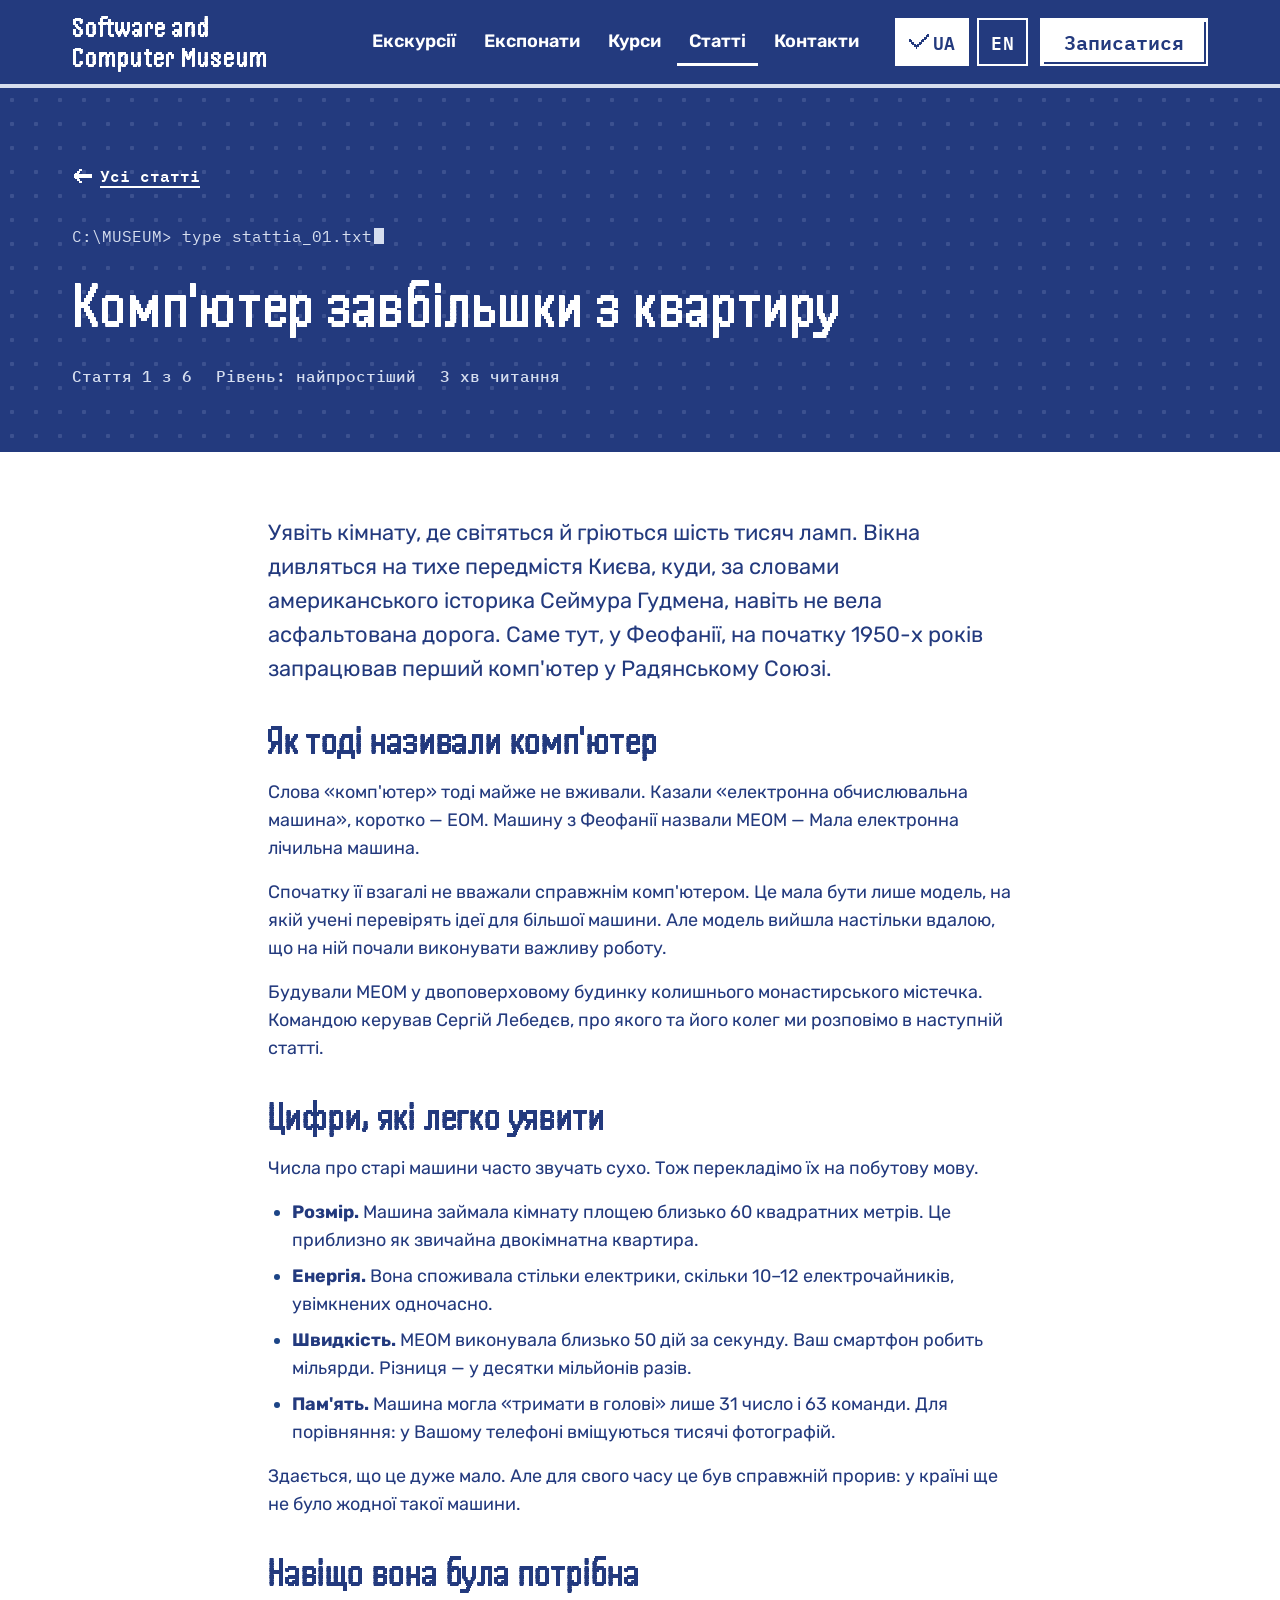
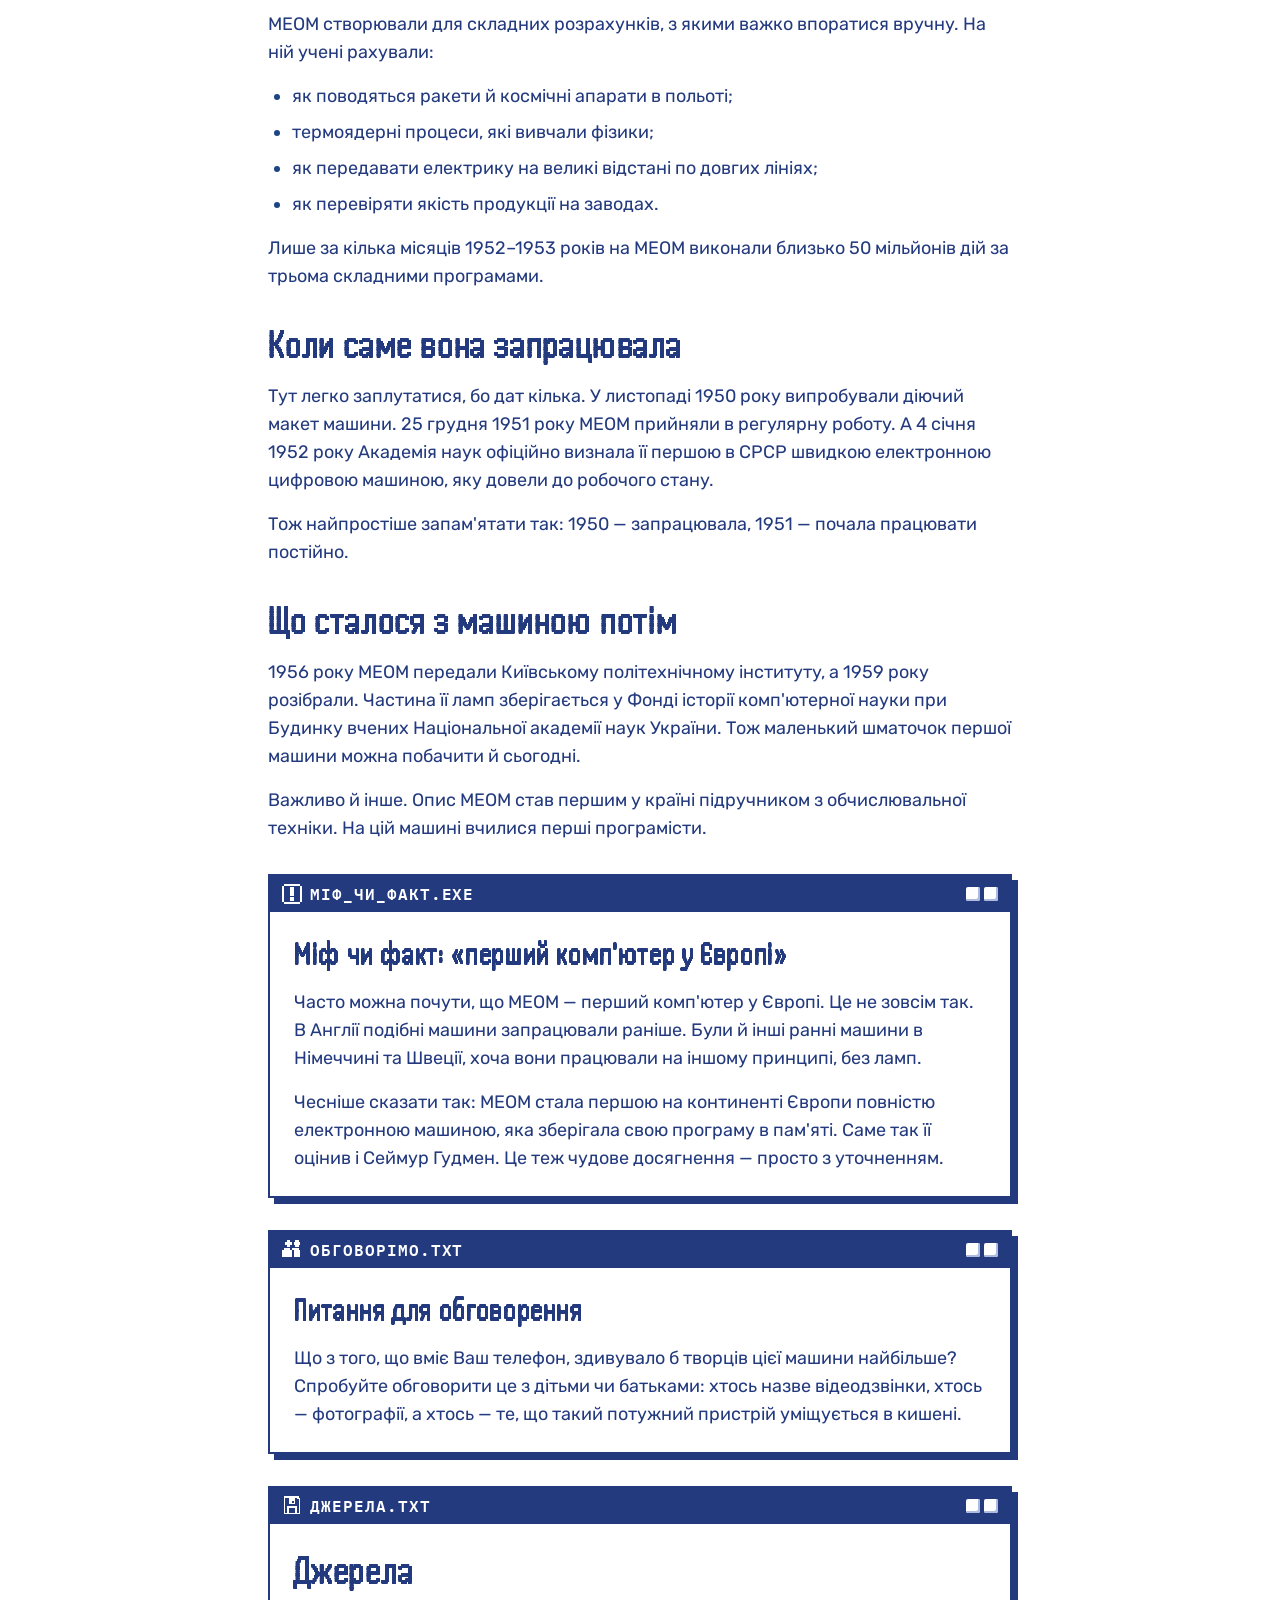
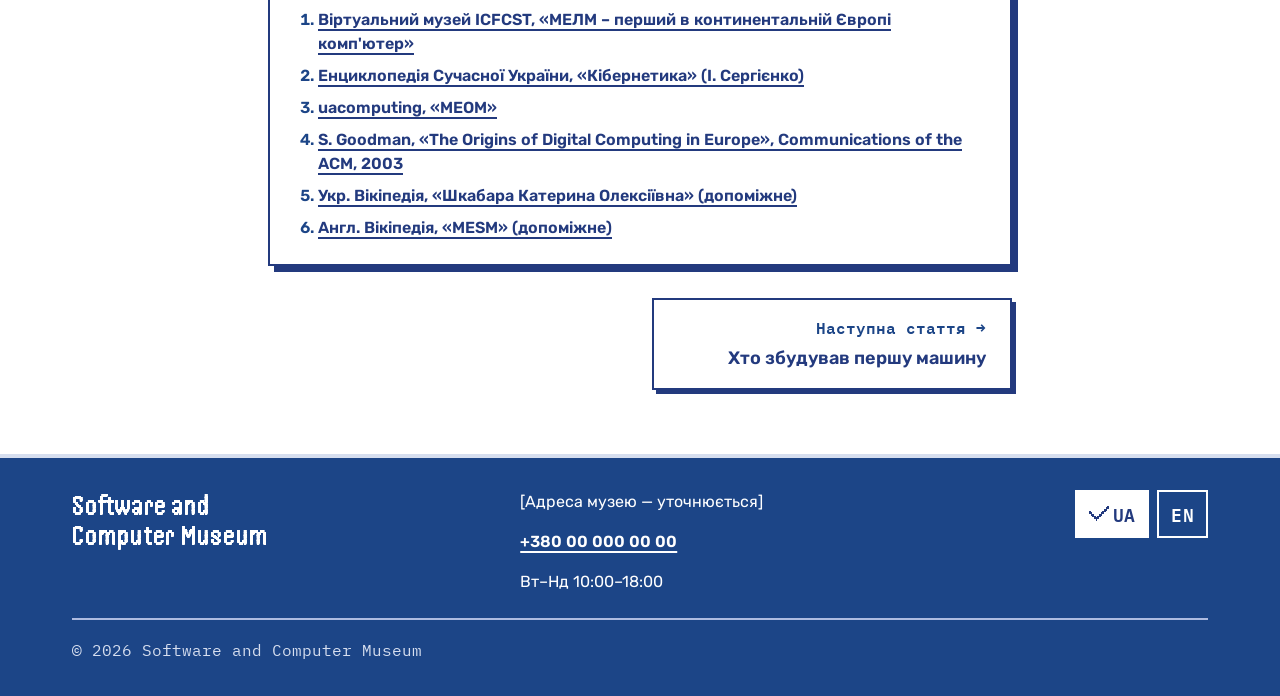
<file: articles/01-kompiuter-zavbilshky-z-kvartyru.html>
<!doctype html>
<html lang="uk">
<head>
  <meta charset="utf-8">
  <meta name="viewport" content="width=device-width, initial-scale=1">
  <title>Комп'ютер завбільшки з квартиру — Software and Computer Museum</title>
  <meta name="description" content="Уявіть кімнату, де світяться й гріються шість тисяч ламп. Вікна дивляться на тихе передмістя Києва, куди, за словами американського історика Сеймура Гудмена, навіть не вела асфальтована дорога.">
  <link rel="preconnect" href="https://fonts.googleapis.com">
  <link rel="preconnect" href="https://fonts.gstatic.com" crossorigin>
  <link href="https://fonts.googleapis.com/css2?family=Handjet:wght@600&family=IBM+Plex+Mono:wght@400;500;600&family=Rubik:wght@400;600;700&display=swap" rel="stylesheet">
  <link rel="stylesheet" href="../css/style.css">
</head>
<body class="scm">

  <header class="scm-header scm-on-brand">
    <div class="scm-header-in">
      <a class="scm-logo" href="../index.html">Software and<br>Computer Museum</a>
      <nav class="scm-nav" aria-label="Основна навігація" data-i18n-aria="navLabel">
        <a href="../index.html#tours" data-i18n="tours">Екскурсії</a>
        <a href="../index.html#exhibits" data-i18n="exhibits">Експонати</a>
        <a href="../index.html#courses" data-i18n="courses">Курси</a>
        <a href="../articles.html" data-i18n="articles" aria-current="page">Статті</a>
        <a href="../index.html#contacts" data-i18n="contacts">Контакти</a>      </nav>
      <div class="scm-header-actions">
        <div class="scm-lang" role="group" aria-label="Мова сайту" data-i18n-aria="language">
          <button type="button" data-lang="ua" lang="uk" aria-pressed="true" aria-label="Українська"><svg class="scm-icon scm-icon-s" data-icon="check" viewBox="0 0 12 12" aria-hidden="true" focusable="false"></svg>UA</button>
          <button type="button" data-lang="en" lang="en" aria-pressed="false" aria-label="English"><svg class="scm-icon scm-icon-s" data-icon="check" viewBox="0 0 12 12" aria-hidden="true" focusable="false"></svg>EN</button>
        </div>        <a class="scm-btn scm-btn-inverse" href="../index.html#booking"><span data-i18n="book">Записатися</span></a>
      </div>
      <button type="button" class="scm-btn scm-btn-outline scm-menu-btn" aria-expanded="false" aria-controls="scm-mobile-nav">
        <svg class="scm-icon" data-icon="menu" viewBox="0 0 12 12" aria-hidden="true" focusable="false"></svg>
        <span data-i18n="menu">Меню</span>
      </button>
    </div>
    <nav id="scm-mobile-nav" class="scm-mobile-nav" data-open="false" aria-label="Основна навігація" data-i18n-aria="navLabel">
      <a href="../index.html#tours" data-i18n="tours">Екскурсії</a>
      <a href="../index.html#exhibits" data-i18n="exhibits">Експонати</a>
      <a href="../index.html#courses" data-i18n="courses">Курси</a>
      <a href="../articles.html" data-i18n="articles" aria-current="page">Статті</a>
      <a href="../index.html#contacts" data-i18n="contacts">Контакти</a>      <div class="scm-mobile-nav-foot">
        <div class="scm-lang" role="group" aria-label="Мова сайту" data-i18n-aria="language">
          <button type="button" data-lang="ua" lang="uk" aria-pressed="true" aria-label="Українська"><svg class="scm-icon scm-icon-s" data-icon="check" viewBox="0 0 12 12" aria-hidden="true" focusable="false"></svg>UA</button>
          <button type="button" data-lang="en" lang="en" aria-pressed="false" aria-label="English"><svg class="scm-icon scm-icon-s" data-icon="check" viewBox="0 0 12 12" aria-hidden="true" focusable="false"></svg>EN</button>
        </div>        <a class="scm-btn scm-btn-inverse" href="../index.html#booking"><span data-i18n="book">Записатися</span></a>
      </div>
    </nav>
  </header>

  <main>
    <section class="scm-hero scm-on-brand scm-page-hero">
      <div class="scm-hero-in">
        <a class="scm-crumb" href="../articles.html"><svg class="scm-icon scm-icon-s" data-icon="arrow" viewBox="0 0 12 12" aria-hidden="true" focusable="false"></svg><span>Усі статті</span></a>
        <span class="scm-hero-prompt" aria-hidden="true">C:\MUSEUM&gt; type stattia_01.txt<span class="scm-cursor"></span></span>
        <h1>Комп'ютер завбільшки з квартиру</h1>
        <p class="scm-article-meta"><span>Стаття 1 з 6</span><span>Рівень: найпростіший</span><span>3 хв читання</span></p>
      </div>
    </section>

    <section class="scm-section">
      <article class="scm-container scm-article">
      <div class="scm-article-lead scm-prose">
        <p>Уявіть кімнату, де світяться й гріються шість тисяч ламп. Вікна дивляться на тихе передмістя Києва, куди, за словами американського історика Сеймура Гудмена, навіть не вела асфальтована дорога. Саме тут, у Феофанії, на початку 1950-х років запрацював перший комп'ютер у Радянському Союзі.</p>
      </div>
      <section class="scm-article-sec scm-prose">
        <h2>Як тоді називали комп'ютер</h2>
        <p>Слова «комп'ютер» тоді майже не вживали. Казали «електронна обчислювальна машина», коротко — ЕОМ. Машину з Феофанії назвали МЕОМ — Мала електронна лічильна машина.</p>
        <p>Спочатку її взагалі не вважали справжнім комп'ютером. Це мала бути лише модель, на якій учені перевірять ідеї для більшої машини. Але модель вийшла настільки вдалою, що на ній почали виконувати важливу роботу.</p>
        <p>Будували МЕОМ у двоповерховому будинку колишнього монастирського містечка. Командою керував Сергій Лебедєв, про якого та його колег ми розповімо в наступній статті.</p>
      </section>
      <section class="scm-article-sec scm-prose">
        <h2>Цифри, які легко уявити</h2>
        <p>Числа про старі машини часто звучать сухо. Тож перекладімо їх на побутову мову.</p>
        <ul>
          <li><strong>Розмір.</strong> Машина займала кімнату площею близько 60 квадратних метрів. Це приблизно як звичайна двокімнатна квартира.</li>
          <li><strong>Енергія.</strong> Вона споживала стільки електрики, скільки 10–12 електрочайників, увімкнених одночасно.</li>
          <li><strong>Швидкість.</strong> МЕОМ виконувала близько 50 дій за секунду. Ваш смартфон робить мільярди. Різниця — у десятки мільйонів разів.</li>
          <li><strong>Пам'ять.</strong> Машина могла «тримати в голові» лише 31 число і 63 команди. Для порівняння: у Вашому телефоні вміщуються тисячі фотографій.</li>
        </ul>
        <p>Здається, що це дуже мало. Але для свого часу це був справжній прорив: у країні ще не було жодної такої машини.</p>
      </section>
      <section class="scm-article-sec scm-prose">
        <h2>Навіщо вона була потрібна</h2>
        <p>МЕОМ створювали для складних розрахунків, з якими важко впоратися вручну. На ній учені рахували:</p>
        <ul>
          <li>як поводяться ракети й космічні апарати в польоті;</li>
          <li>термоядерні процеси, які вивчали фізики;</li>
          <li>як передавати електрику на великі відстані по довгих лініях;</li>
          <li>як перевіряти якість продукції на заводах.</li>
        </ul>
        <p>Лише за кілька місяців 1952–1953 років на МЕОМ виконали близько 50 мільйонів дій за трьома складними програмами.</p>
      </section>
      <section class="scm-article-sec scm-prose">
        <h2>Коли саме вона запрацювала</h2>
        <p>Тут легко заплутатися, бо дат кілька. У листопаді 1950 року випробували діючий макет машини. 25 грудня 1951 року МЕОМ прийняли в регулярну роботу. А 4 січня 1952 року Академія наук офіційно визнала її першою в СРСР швидкою електронною цифровою машиною, яку довели до робочого стану.</p>
        <p>Тож найпростіше запам'ятати так: 1950 — запрацювала, 1951 — почала працювати постійно.</p>
      </section>
      <section class="scm-article-sec scm-prose">
        <h2>Що сталося з машиною потім</h2>
        <p>1956 року МЕОМ передали Київському політехнічному інституту, а 1959 року розібрали. Частина її ламп зберігається у Фонді історії комп'ютерної науки при Будинку вчених Національної академії наук України. Тож маленький шматочок першої машини можна побачити й сьогодні.</p>
        <p>Важливо й інше. Опис МЕОМ став першим у країні підручником з обчислювальної техніки. На цій машині вчилися перші програмісти.</p>
      </section>
      <aside class="scm-win scm-article-callout" aria-label="Міф чи факт: «перший комп'ютер у Європі»">
        <div class="scm-win-bar" aria-hidden="true"><svg class="scm-icon scm-icon-s" data-icon="alert" viewBox="0 0 12 12" aria-hidden="true" focusable="false"></svg><span class="scm-win-bar-title">МІФ_ЧИ_ФАКТ.EXE</span><span class="scm-win-dots"><i></i><i></i></span></div>
        <div class="scm-win-body scm-prose">
          <h2>Міф чи факт: «перший комп'ютер у Європі»</h2>
        <p>Часто можна почути, що МЕОМ — перший комп'ютер у Європі. Це не зовсім так. В Англії подібні машини запрацювали раніше. Були й інші ранні машини в Німеччині та Швеції, хоча вони працювали на іншому принципі, без ламп.</p>
        <p>Чесніше сказати так: МЕОМ стала першою на континенті Європи повністю електронною машиною, яка зберігала свою програму в пам'яті. Саме так її оцінив і Сеймур Гудмен. Це теж чудове досягнення — просто з уточненням.</p>
        </div>
      </aside>
      <aside class="scm-win scm-article-callout" aria-label="Питання для обговорення">
        <div class="scm-win-bar" aria-hidden="true"><svg class="scm-icon scm-icon-s" data-icon="people" viewBox="0 0 12 12" aria-hidden="true" focusable="false"></svg><span class="scm-win-bar-title">ОБГОВОРІМО.TXT</span><span class="scm-win-dots"><i></i><i></i></span></div>
        <div class="scm-win-body scm-prose">
          <h2>Питання для обговорення</h2>
        <p>Що з того, що вміє Ваш телефон, здивувало б творців цієї машини найбільше? Спробуйте обговорити це з дітьми чи батьками: хтось назве відеодзвінки, хтось — фотографії, а хтось — те, що такий потужний пристрій уміщується в кишені.</p>
        </div>
      </aside>
      <section class="scm-win scm-article-sources" aria-labelledby="sources-title">
        <div class="scm-win-bar"><svg class="scm-icon scm-icon-s" data-icon="floppy" viewBox="0 0 12 12" aria-hidden="true" focusable="false"></svg><span class="scm-win-bar-title" aria-hidden="true">ДЖЕРЕЛА.TXT</span><span class="scm-win-dots" aria-hidden="true"><i></i><i></i></span></div>
        <div class="scm-win-body scm-prose">
          <h2 id="sources-title">Джерела</h2>
          <ol class="scm-sources">
            <li><a href="https://www.icfcst.kiev.ua/MUSEUM/LEBEDEV/L_MESM_u.html" target="_blank" rel="noopener">Віртуальний музей ICFCST, «МЕЛМ – перший в континентальній Європі комп'ютер»</a></li>
            <li><a href="https://esu.com.ua/article-6745" target="_blank" rel="noopener">Енциклопедія Сучасної України, «Кібернетика» (І. Сергієнко)</a></li>
            <li><a href="https://uacomputing.com/stories/mesm/" target="_blank" rel="noopener">uacomputing, «МЕОМ»</a></li>
            <li><a href="https://cacm.acm.org/magazines/2003/9/6726-the-origins-of-digital-computing-in-europe/fulltext" target="_blank" rel="noopener">S. Goodman, «The Origins of Digital Computing in Europe», Communications of the ACM, 2003</a></li>
            <li><a href="https://uk.wikipedia.org/wiki/%D0%A8%D0%BA%D0%B0%D0%B1%D0%B0%D1%80%D0%B0_%D0%9A%D0%B0%D1%82%D0%B5%D1%80%D0%B8%D0%BD%D0%B0_%D0%9E%D0%BB%D0%B5%D0%BA%D1%81%D1%96%D1%97%D0%B2%D0%BD%D0%B0" target="_blank" rel="noopener">Укр. Вікіпедія, «Шкабара Катерина Олексіївна» (допоміжне)</a></li>
            <li><a href="https://en.wikipedia.org/wiki/MESM" target="_blank" rel="noopener">Англ. Вікіпедія, «MESM» (допоміжне)</a></li>
          </ol>
        </div>
      </section>
      <nav class="scm-article-pager" aria-label="Інші статті серії">
        <a class="scm-pager-link scm-pager-next" href="02-khto-zbuduvav-pershu-mashynu.html"><span class="scm-pager-label">Наступна стаття</span><span class="scm-pager-title">Хто збудував першу машину</span></a>
      </nav>
      </article>
    </section>
  </main>

  <footer class="scm-footer scm-on-brand">
    <div class="scm-footer-in">
      <a class="scm-logo" href="../index.html">Software and<br>Computer Museum</a>
      <div class="scm-footer-contacts">
        <span>[Адреса музею — уточнюється]</span>
        <a class="scm-link" href="tel:+380000000000">+380 00 000 00 00</a>
        <span>Вт–Нд 10:00–18:00</span>
      </div>
      <div class="scm-lang" role="group" aria-label="Мова сайту" data-i18n-aria="language">
        <button type="button" data-lang="ua" lang="uk" aria-pressed="true" aria-label="Українська"><svg class="scm-icon scm-icon-s" data-icon="check" viewBox="0 0 12 12" aria-hidden="true" focusable="false"></svg>UA</button>
        <button type="button" data-lang="en" lang="en" aria-pressed="false" aria-label="English"><svg class="scm-icon scm-icon-s" data-icon="check" viewBox="0 0 12 12" aria-hidden="true" focusable="false"></svg>EN</button>
      </div>
      <div class="scm-footer-copy">© 2026 Software and Computer Museum</div>
    </div>
  </footer>

  <script src="../js/main.js"></script>
</body>
</html>
</file>
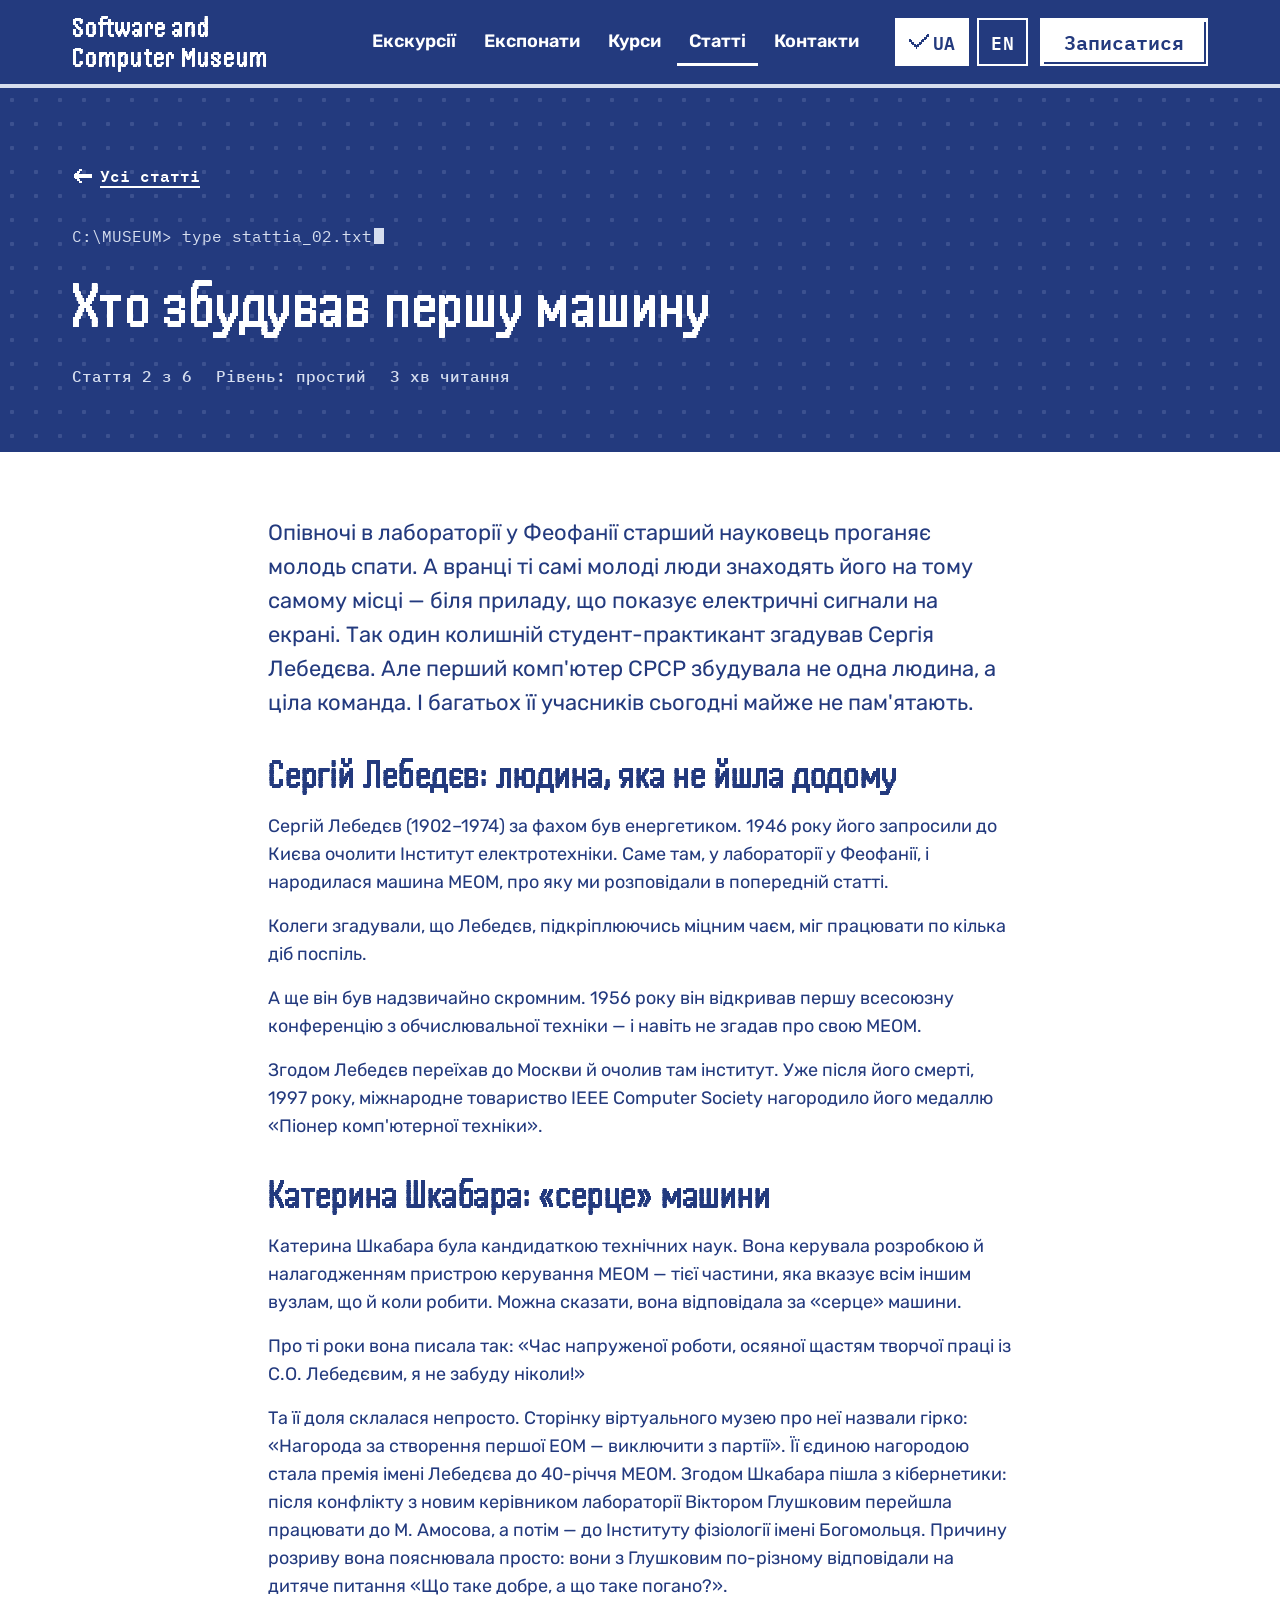
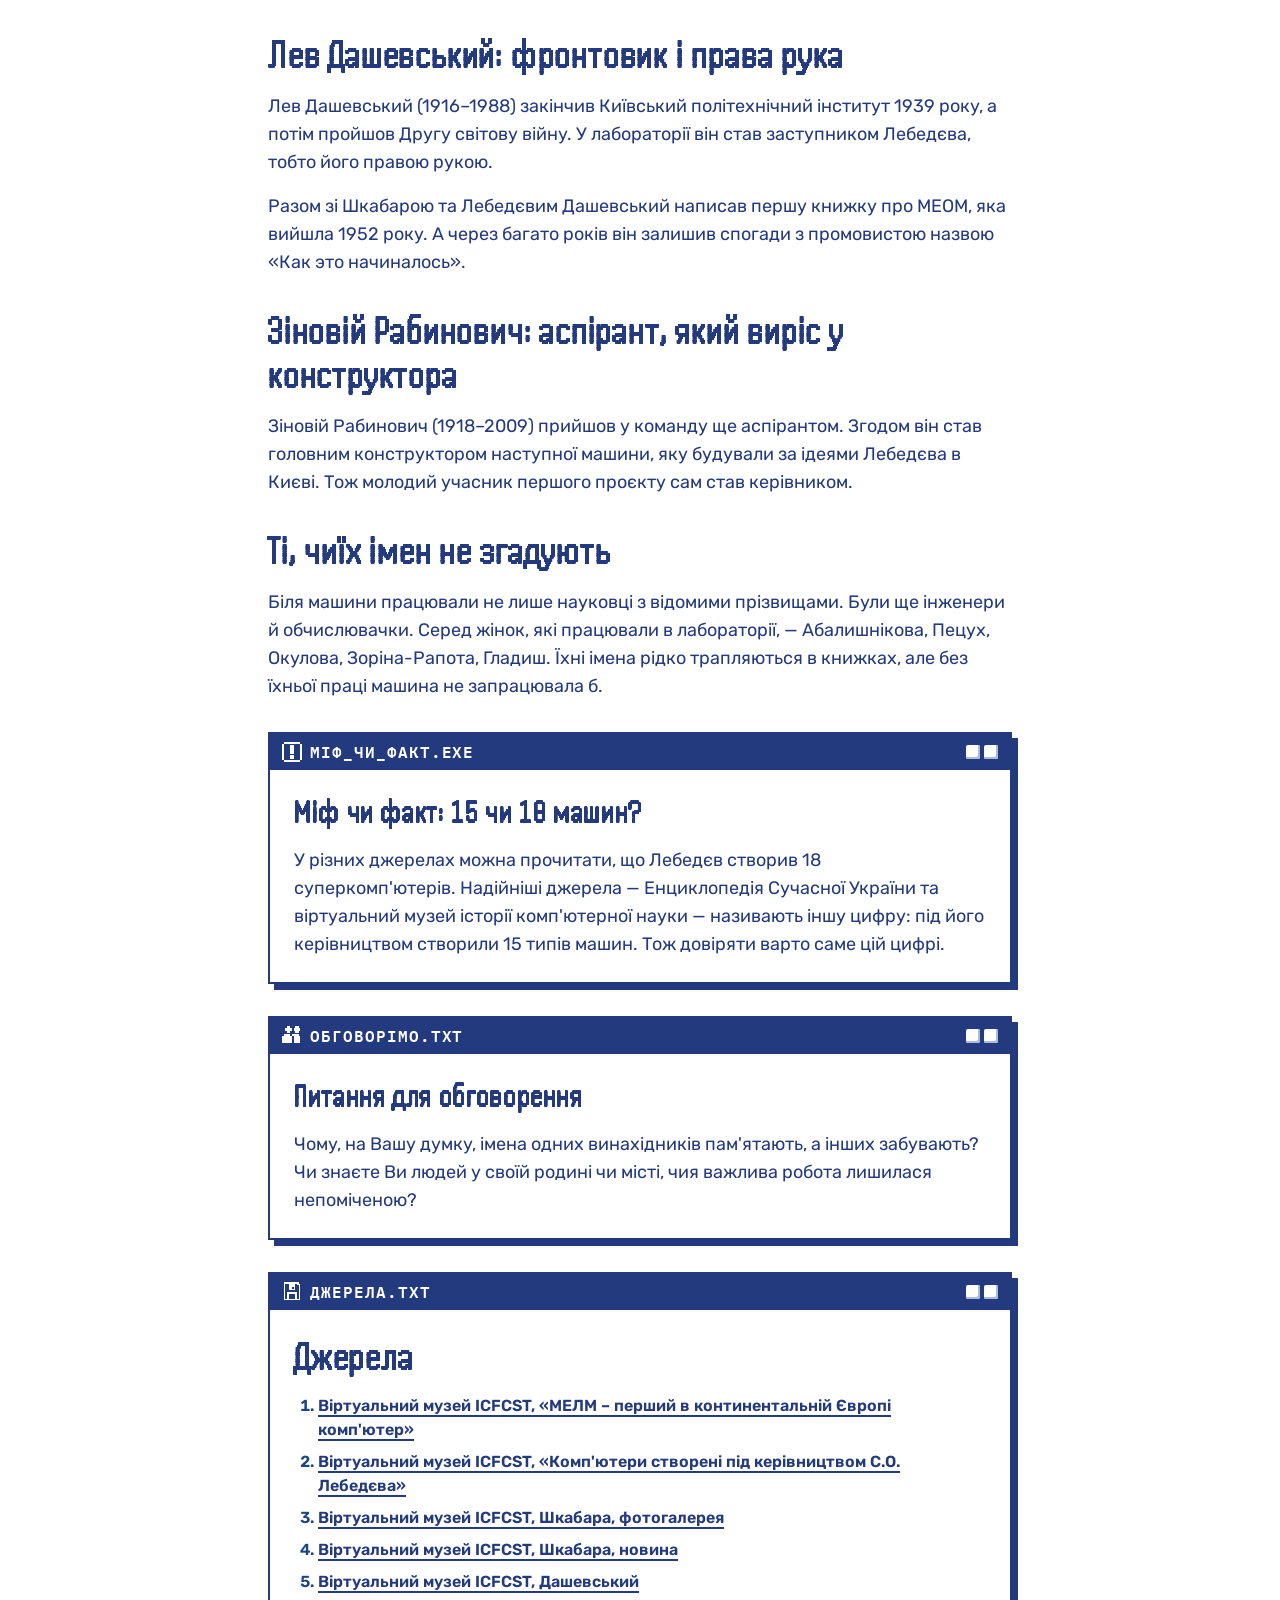
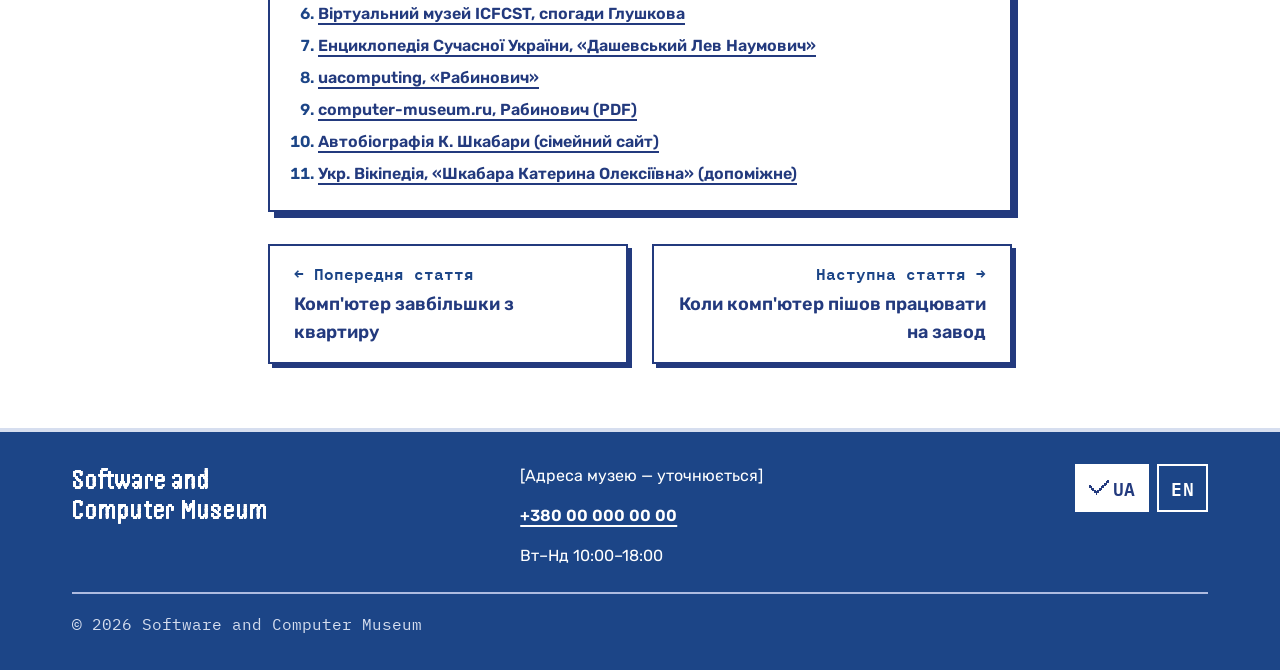
<file: articles/02-khto-zbuduvav-pershu-mashynu.html>
<!doctype html>
<html lang="uk">
<head>
  <meta charset="utf-8">
  <meta name="viewport" content="width=device-width, initial-scale=1">
  <title>Хто збудував першу машину — Software and Computer Museum</title>
  <meta name="description" content="Опівночі в лабораторії у Феофанії старший науковець проганяє молодь спати. А вранці ті самі молоді люди знаходять його на тому самому місці — біля приладу, що показує електричні сигнали на екрані.">
  <link rel="preconnect" href="https://fonts.googleapis.com">
  <link rel="preconnect" href="https://fonts.gstatic.com" crossorigin>
  <link href="https://fonts.googleapis.com/css2?family=Handjet:wght@600&family=IBM+Plex+Mono:wght@400;500;600&family=Rubik:wght@400;600;700&display=swap" rel="stylesheet">
  <link rel="stylesheet" href="../css/style.css">
</head>
<body class="scm">

  <header class="scm-header scm-on-brand">
    <div class="scm-header-in">
      <a class="scm-logo" href="../index.html">Software and<br>Computer Museum</a>
      <nav class="scm-nav" aria-label="Основна навігація" data-i18n-aria="navLabel">
        <a href="../index.html#tours" data-i18n="tours">Екскурсії</a>
        <a href="../index.html#exhibits" data-i18n="exhibits">Експонати</a>
        <a href="../index.html#courses" data-i18n="courses">Курси</a>
        <a href="../articles.html" data-i18n="articles" aria-current="page">Статті</a>
        <a href="../index.html#contacts" data-i18n="contacts">Контакти</a>      </nav>
      <div class="scm-header-actions">
        <div class="scm-lang" role="group" aria-label="Мова сайту" data-i18n-aria="language">
          <button type="button" data-lang="ua" lang="uk" aria-pressed="true" aria-label="Українська"><svg class="scm-icon scm-icon-s" data-icon="check" viewBox="0 0 12 12" aria-hidden="true" focusable="false"></svg>UA</button>
          <button type="button" data-lang="en" lang="en" aria-pressed="false" aria-label="English"><svg class="scm-icon scm-icon-s" data-icon="check" viewBox="0 0 12 12" aria-hidden="true" focusable="false"></svg>EN</button>
        </div>        <a class="scm-btn scm-btn-inverse" href="../index.html#booking"><span data-i18n="book">Записатися</span></a>
      </div>
      <button type="button" class="scm-btn scm-btn-outline scm-menu-btn" aria-expanded="false" aria-controls="scm-mobile-nav">
        <svg class="scm-icon" data-icon="menu" viewBox="0 0 12 12" aria-hidden="true" focusable="false"></svg>
        <span data-i18n="menu">Меню</span>
      </button>
    </div>
    <nav id="scm-mobile-nav" class="scm-mobile-nav" data-open="false" aria-label="Основна навігація" data-i18n-aria="navLabel">
      <a href="../index.html#tours" data-i18n="tours">Екскурсії</a>
      <a href="../index.html#exhibits" data-i18n="exhibits">Експонати</a>
      <a href="../index.html#courses" data-i18n="courses">Курси</a>
      <a href="../articles.html" data-i18n="articles" aria-current="page">Статті</a>
      <a href="../index.html#contacts" data-i18n="contacts">Контакти</a>      <div class="scm-mobile-nav-foot">
        <div class="scm-lang" role="group" aria-label="Мова сайту" data-i18n-aria="language">
          <button type="button" data-lang="ua" lang="uk" aria-pressed="true" aria-label="Українська"><svg class="scm-icon scm-icon-s" data-icon="check" viewBox="0 0 12 12" aria-hidden="true" focusable="false"></svg>UA</button>
          <button type="button" data-lang="en" lang="en" aria-pressed="false" aria-label="English"><svg class="scm-icon scm-icon-s" data-icon="check" viewBox="0 0 12 12" aria-hidden="true" focusable="false"></svg>EN</button>
        </div>        <a class="scm-btn scm-btn-inverse" href="../index.html#booking"><span data-i18n="book">Записатися</span></a>
      </div>
    </nav>
  </header>

  <main>
    <section class="scm-hero scm-on-brand scm-page-hero">
      <div class="scm-hero-in">
        <a class="scm-crumb" href="../articles.html"><svg class="scm-icon scm-icon-s" data-icon="arrow" viewBox="0 0 12 12" aria-hidden="true" focusable="false"></svg><span>Усі статті</span></a>
        <span class="scm-hero-prompt" aria-hidden="true">C:\MUSEUM&gt; type stattia_02.txt<span class="scm-cursor"></span></span>
        <h1>Хто збудував першу машину</h1>
        <p class="scm-article-meta"><span>Стаття 2 з 6</span><span>Рівень: простий</span><span>3 хв читання</span></p>
      </div>
    </section>

    <section class="scm-section">
      <article class="scm-container scm-article">
      <div class="scm-article-lead scm-prose">
        <p>Опівночі в лабораторії у Феофанії старший науковець проганяє молодь спати. А вранці ті самі молоді люди знаходять його на тому самому місці — біля приладу, що показує електричні сигнали на екрані. Так один колишній студент-практикант згадував Сергія Лебедєва. Але перший комп'ютер СРСР збудувала не одна людина, а ціла команда. І багатьох її учасників сьогодні майже не пам'ятають.</p>
      </div>
      <section class="scm-article-sec scm-prose">
        <h2>Сергій Лебедєв: людина, яка не йшла додому</h2>
        <p>Сергій Лебедєв (1902–1974) за фахом був енергетиком. 1946 року його запросили до Києва очолити Інститут електротехніки. Саме там, у лабораторії у Феофанії, і народилася машина МЕОМ, про яку ми розповідали в попередній статті.</p>
        <p>Колеги згадували, що Лебедєв, підкріплюючись міцним чаєм, міг працювати по кілька діб поспіль.</p>
        <p>А ще він був надзвичайно скромним. 1956 року він відкривав першу всесоюзну конференцію з обчислювальної техніки — і навіть не згадав про свою МЕОМ.</p>
        <p>Згодом Лебедєв переїхав до Москви й очолив там інститут. Уже після його смерті, 1997 року, міжнародне товариство IEEE Computer Society нагородило його медаллю «Піонер комп'ютерної техніки».</p>
      </section>
      <section class="scm-article-sec scm-prose">
        <h2>Катерина Шкабара: «серце» машини</h2>
        <p>Катерина Шкабара була кандидаткою технічних наук. Вона керувала розробкою й налагодженням пристрою керування МЕОМ — тієї частини, яка вказує всім іншим вузлам, що й коли робити. Можна сказати, вона відповідала за «серце» машини.</p>
        <p>Про ті роки вона писала так: «Час напруженої роботи, осяяної щастям творчої праці із С.О. Лебедєвим, я не забуду ніколи!»</p>
        <p>Та її доля склалася непросто. Сторінку віртуального музею про неї назвали гірко: «Нагорода за створення першої ЕОМ — виключити з партії». Її єдиною нагородою стала премія імені Лебедєва до 40-річчя МЕОМ. Згодом Шкабара пішла з кібернетики: після конфлікту з новим керівником лабораторії Віктором Глушковим перейшла працювати до М. Амосова, а потім — до Інституту фізіології імені Богомольця. Причину розриву вона пояснювала просто: вони з Глушковим по-різному відповідали на дитяче питання «Що таке добре, а що таке погано?».</p>
      </section>
      <section class="scm-article-sec scm-prose">
        <h2>Лев Дашевський: фронтовик і права рука</h2>
        <p>Лев Дашевський (1916–1988) закінчив Київський політехнічний інститут 1939 року, а потім пройшов Другу світову війну. У лабораторії він став заступником Лебедєва, тобто його правою рукою.</p>
        <p>Разом зі Шкабарою та Лебедєвим Дашевський написав першу книжку про МЕОМ, яка вийшла 1952 року. А через багато років він залишив спогади з промовистою назвою «Как это начиналось».</p>
      </section>
      <section class="scm-article-sec scm-prose">
        <h2>Зіновій Рабинович: аспірант, який виріс у конструктора</h2>
        <p>Зіновій Рабинович (1918–2009) прийшов у команду ще аспірантом. Згодом він став головним конструктором наступної машини, яку будували за ідеями Лебедєва в Києві. Тож молодий учасник першого проєкту сам став керівником.</p>
      </section>
      <section class="scm-article-sec scm-prose">
        <h2>Ті, чиїх імен не згадують</h2>
        <p>Біля машини працювали не лише науковці з відомими прізвищами. Були ще інженери й обчислювачки. Серед жінок, які працювали в лабораторії, — Абалишнікова, Пецух, Окулова, Зоріна-Рапота, Гладиш. Їхні імена рідко трапляються в книжках, але без їхньої праці машина не запрацювала б.</p>
      </section>
      <aside class="scm-win scm-article-callout" aria-label="Міф чи факт: 15 чи 18 машин?">
        <div class="scm-win-bar" aria-hidden="true"><svg class="scm-icon scm-icon-s" data-icon="alert" viewBox="0 0 12 12" aria-hidden="true" focusable="false"></svg><span class="scm-win-bar-title">МІФ_ЧИ_ФАКТ.EXE</span><span class="scm-win-dots"><i></i><i></i></span></div>
        <div class="scm-win-body scm-prose">
          <h2>Міф чи факт: 15 чи 18 машин?</h2>
        <p>У різних джерелах можна прочитати, що Лебедєв створив 18 суперкомп'ютерів. Надійніші джерела — Енциклопедія Сучасної України та віртуальний музей історії комп'ютерної науки — називають іншу цифру: під його керівництвом створили 15 типів машин. Тож довіряти варто саме цій цифрі.</p>
        </div>
      </aside>
      <aside class="scm-win scm-article-callout" aria-label="Питання для обговорення">
        <div class="scm-win-bar" aria-hidden="true"><svg class="scm-icon scm-icon-s" data-icon="people" viewBox="0 0 12 12" aria-hidden="true" focusable="false"></svg><span class="scm-win-bar-title">ОБГОВОРІМО.TXT</span><span class="scm-win-dots"><i></i><i></i></span></div>
        <div class="scm-win-body scm-prose">
          <h2>Питання для обговорення</h2>
        <p>Чому, на Вашу думку, імена одних винахідників пам'ятають, а інших забувають? Чи знаєте Ви людей у своїй родині чи місті, чия важлива робота лишилася непоміченою?</p>
        </div>
      </aside>
      <section class="scm-win scm-article-sources" aria-labelledby="sources-title">
        <div class="scm-win-bar"><svg class="scm-icon scm-icon-s" data-icon="floppy" viewBox="0 0 12 12" aria-hidden="true" focusable="false"></svg><span class="scm-win-bar-title" aria-hidden="true">ДЖЕРЕЛА.TXT</span><span class="scm-win-dots" aria-hidden="true"><i></i><i></i></span></div>
        <div class="scm-win-body scm-prose">
          <h2 id="sources-title">Джерела</h2>
          <ol class="scm-sources">
            <li><a href="https://www.icfcst.kiev.ua/MUSEUM/LEBEDEV/L_MESM_u.html" target="_blank" rel="noopener">Віртуальний музей ICFCST, «МЕЛМ – перший в континентальній Європі комп'ютер»</a></li>
            <li><a href="https://www.icfcst.kiev.ua/MUSEUM/LEBEDEV/L_computers_u.html" target="_blank" rel="noopener">Віртуальний музей ICFCST, «Комп'ютери створені під керівництвом С.О. Лебедєва»</a></li>
            <li><a href="https://www.icfcst.kiev.ua/MUSEUM/PHOTOS/Shkabara_u.html" target="_blank" rel="noopener">Віртуальний музей ICFCST, Шкабара, фотогалерея</a></li>
            <li><a href="https://www.icfcst.kiev.ua/MUSEUM/NEWS/Shkabara_u.html" target="_blank" rel="noopener">Віртуальний музей ICFCST, Шкабара, новина</a></li>
            <li><a href="http://www.icfcst.kiev.ua/MUSEUM/PHOTOS/Dashevsky_u.html" target="_blank" rel="noopener">Віртуальний музей ICFCST, Дашевський</a></li>
            <li><a href="https://www.icfcst.kiev.ua/MUSEUM/GL_HALL2/MAIN-648_5_u.html" target="_blank" rel="noopener">Віртуальний музей ICFCST, спогади Глушкова</a></li>
            <li><a href="https://esu.com.ua/article-23719" target="_blank" rel="noopener">Енциклопедія Сучасної України, «Дашевський Лев Наумович»</a></li>
            <li><a href="https://uacomputing.com/persons/rabinovich/" target="_blank" rel="noopener">uacomputing, «Рабинович»</a></li>
            <li><a href="https://computer-museum.ru/galglory/Rabinovich_short.pdf" target="_blank" rel="noopener">computer-museum.ru, Рабинович (PDF)</a></li>
            <li><a href="http://shkabara-ko.ho.ua/glush/nach_glu.html" target="_blank" rel="noopener">Автобіографія К. Шкабари (сімейний сайт)</a></li>
            <li><a href="https://uk.wikipedia.org/wiki/%D0%A8%D0%BA%D0%B0%D0%B1%D0%B0%D1%80%D0%B0_%D0%9A%D0%B0%D1%82%D0%B5%D1%80%D0%B8%D0%BD%D0%B0_%D0%9E%D0%BB%D0%B5%D0%BA%D1%81%D1%96%D1%97%D0%B2%D0%BD%D0%B0" target="_blank" rel="noopener">Укр. Вікіпедія, «Шкабара Катерина Олексіївна» (допоміжне)</a></li>
          </ol>
        </div>
      </section>
      <nav class="scm-article-pager" aria-label="Інші статті серії">
        <a class="scm-pager-link scm-pager-prev" href="01-kompiuter-zavbilshky-z-kvartyru.html"><span class="scm-pager-label">Попередня стаття</span><span class="scm-pager-title">Комп'ютер завбільшки з квартиру</span></a>
        <a class="scm-pager-link scm-pager-next" href="03-koly-kompiuter-pishov-pratsiuvaty-na-zavod.html"><span class="scm-pager-label">Наступна стаття</span><span class="scm-pager-title">Коли комп'ютер пішов працювати на завод</span></a>
      </nav>
      </article>
    </section>
  </main>

  <footer class="scm-footer scm-on-brand">
    <div class="scm-footer-in">
      <a class="scm-logo" href="../index.html">Software and<br>Computer Museum</a>
      <div class="scm-footer-contacts">
        <span>[Адреса музею — уточнюється]</span>
        <a class="scm-link" href="tel:+380000000000">+380 00 000 00 00</a>
        <span>Вт–Нд 10:00–18:00</span>
      </div>
      <div class="scm-lang" role="group" aria-label="Мова сайту" data-i18n-aria="language">
        <button type="button" data-lang="ua" lang="uk" aria-pressed="true" aria-label="Українська"><svg class="scm-icon scm-icon-s" data-icon="check" viewBox="0 0 12 12" aria-hidden="true" focusable="false"></svg>UA</button>
        <button type="button" data-lang="en" lang="en" aria-pressed="false" aria-label="English"><svg class="scm-icon scm-icon-s" data-icon="check" viewBox="0 0 12 12" aria-hidden="true" focusable="false"></svg>EN</button>
      </div>
      <div class="scm-footer-copy">© 2026 Software and Computer Museum</div>
    </div>
  </footer>

  <script src="../js/main.js"></script>
</body>
</html>
</file>
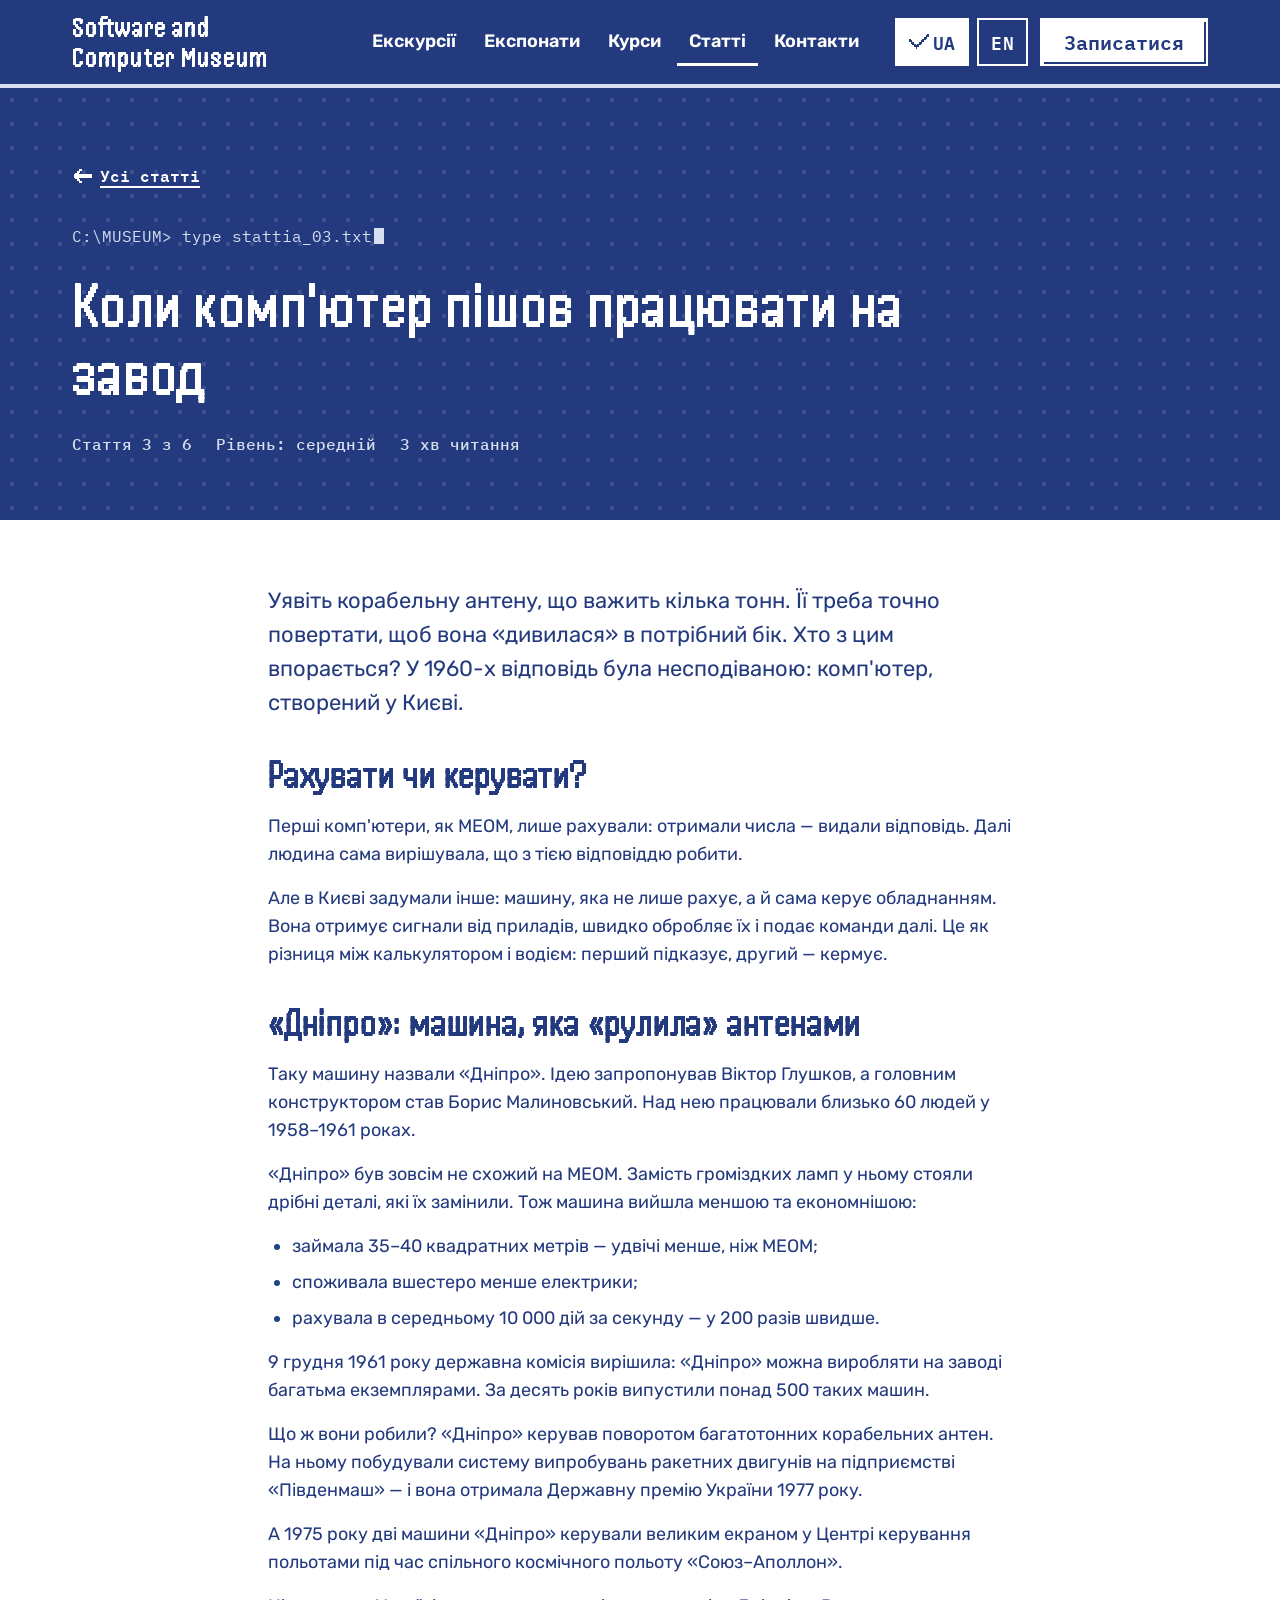
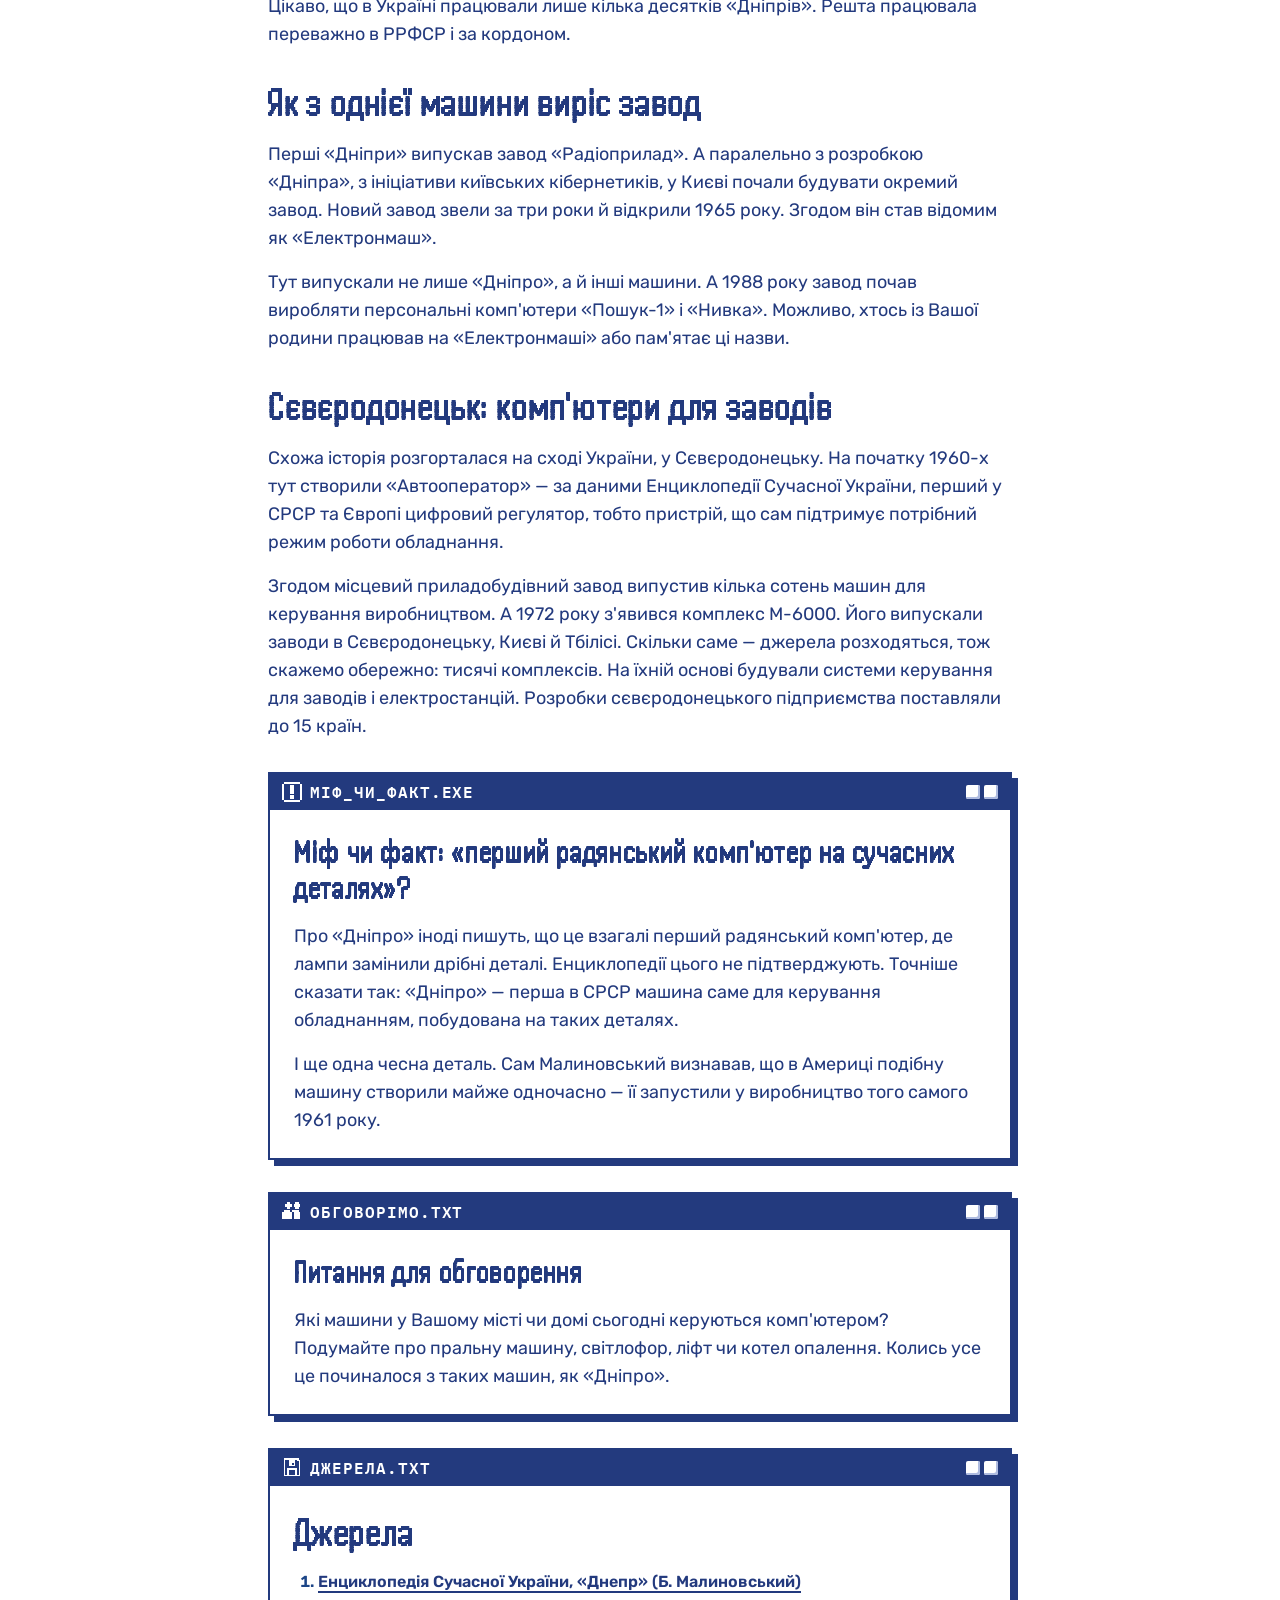
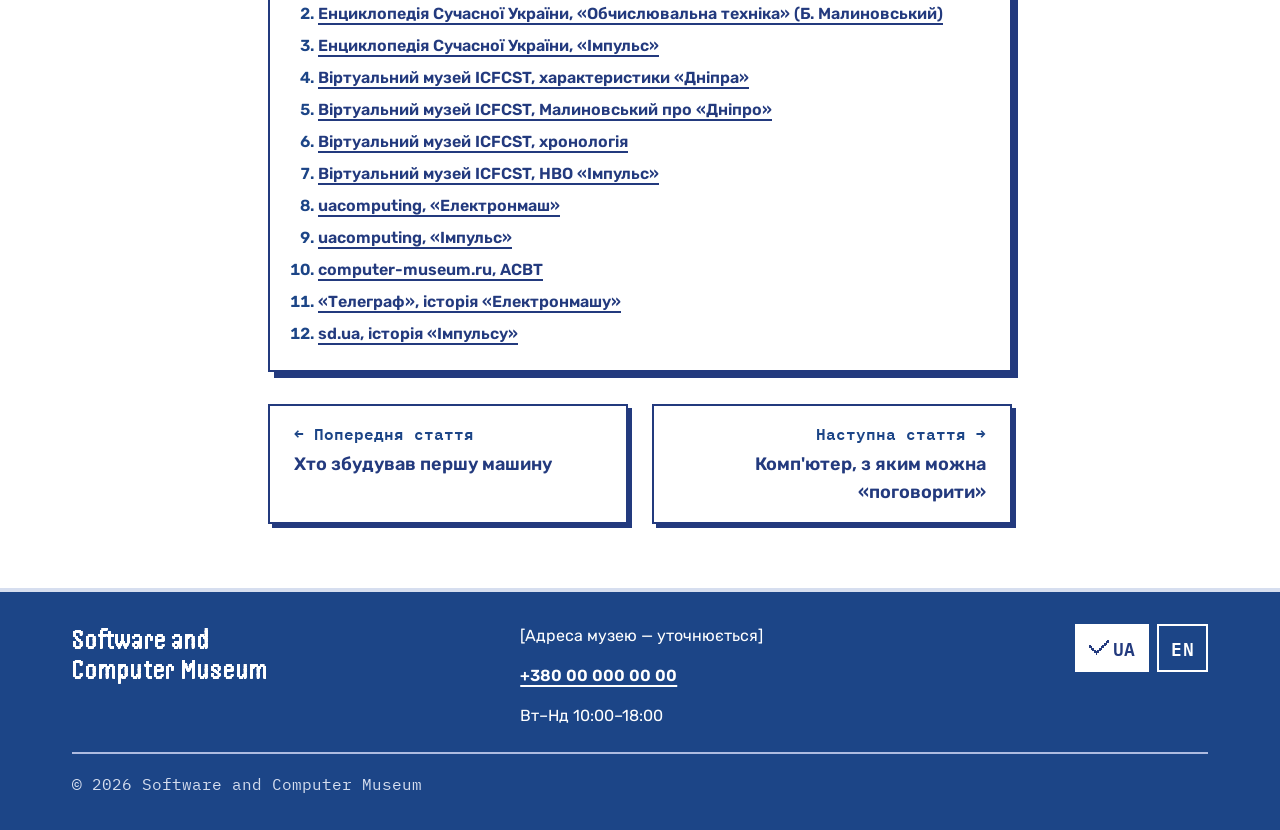
<file: articles/03-koly-kompiuter-pishov-pratsiuvaty-na-zavod.html>
<!doctype html>
<html lang="uk">
<head>
  <meta charset="utf-8">
  <meta name="viewport" content="width=device-width, initial-scale=1">
  <title>Коли комп'ютер пішов працювати на завод — Software and Computer Museum</title>
  <meta name="description" content="Уявіть корабельну антену, що важить кілька тонн. Її треба точно повертати, щоб вона «дивилася» в потрібний бік. Хто з цим впорається? У 1960-х відповідь була несподіваною: комп'ютер, створений у Києві.">
  <link rel="preconnect" href="https://fonts.googleapis.com">
  <link rel="preconnect" href="https://fonts.gstatic.com" crossorigin>
  <link href="https://fonts.googleapis.com/css2?family=Handjet:wght@600&family=IBM+Plex+Mono:wght@400;500;600&family=Rubik:wght@400;600;700&display=swap" rel="stylesheet">
  <link rel="stylesheet" href="../css/style.css">
</head>
<body class="scm">

  <header class="scm-header scm-on-brand">
    <div class="scm-header-in">
      <a class="scm-logo" href="../index.html">Software and<br>Computer Museum</a>
      <nav class="scm-nav" aria-label="Основна навігація" data-i18n-aria="navLabel">
        <a href="../index.html#tours" data-i18n="tours">Екскурсії</a>
        <a href="../index.html#exhibits" data-i18n="exhibits">Експонати</a>
        <a href="../index.html#courses" data-i18n="courses">Курси</a>
        <a href="../articles.html" data-i18n="articles" aria-current="page">Статті</a>
        <a href="../index.html#contacts" data-i18n="contacts">Контакти</a>      </nav>
      <div class="scm-header-actions">
        <div class="scm-lang" role="group" aria-label="Мова сайту" data-i18n-aria="language">
          <button type="button" data-lang="ua" lang="uk" aria-pressed="true" aria-label="Українська"><svg class="scm-icon scm-icon-s" data-icon="check" viewBox="0 0 12 12" aria-hidden="true" focusable="false"></svg>UA</button>
          <button type="button" data-lang="en" lang="en" aria-pressed="false" aria-label="English"><svg class="scm-icon scm-icon-s" data-icon="check" viewBox="0 0 12 12" aria-hidden="true" focusable="false"></svg>EN</button>
        </div>        <a class="scm-btn scm-btn-inverse" href="../index.html#booking"><span data-i18n="book">Записатися</span></a>
      </div>
      <button type="button" class="scm-btn scm-btn-outline scm-menu-btn" aria-expanded="false" aria-controls="scm-mobile-nav">
        <svg class="scm-icon" data-icon="menu" viewBox="0 0 12 12" aria-hidden="true" focusable="false"></svg>
        <span data-i18n="menu">Меню</span>
      </button>
    </div>
    <nav id="scm-mobile-nav" class="scm-mobile-nav" data-open="false" aria-label="Основна навігація" data-i18n-aria="navLabel">
      <a href="../index.html#tours" data-i18n="tours">Екскурсії</a>
      <a href="../index.html#exhibits" data-i18n="exhibits">Експонати</a>
      <a href="../index.html#courses" data-i18n="courses">Курси</a>
      <a href="../articles.html" data-i18n="articles" aria-current="page">Статті</a>
      <a href="../index.html#contacts" data-i18n="contacts">Контакти</a>      <div class="scm-mobile-nav-foot">
        <div class="scm-lang" role="group" aria-label="Мова сайту" data-i18n-aria="language">
          <button type="button" data-lang="ua" lang="uk" aria-pressed="true" aria-label="Українська"><svg class="scm-icon scm-icon-s" data-icon="check" viewBox="0 0 12 12" aria-hidden="true" focusable="false"></svg>UA</button>
          <button type="button" data-lang="en" lang="en" aria-pressed="false" aria-label="English"><svg class="scm-icon scm-icon-s" data-icon="check" viewBox="0 0 12 12" aria-hidden="true" focusable="false"></svg>EN</button>
        </div>        <a class="scm-btn scm-btn-inverse" href="../index.html#booking"><span data-i18n="book">Записатися</span></a>
      </div>
    </nav>
  </header>

  <main>
    <section class="scm-hero scm-on-brand scm-page-hero">
      <div class="scm-hero-in">
        <a class="scm-crumb" href="../articles.html"><svg class="scm-icon scm-icon-s" data-icon="arrow" viewBox="0 0 12 12" aria-hidden="true" focusable="false"></svg><span>Усі статті</span></a>
        <span class="scm-hero-prompt" aria-hidden="true">C:\MUSEUM&gt; type stattia_03.txt<span class="scm-cursor"></span></span>
        <h1>Коли комп'ютер пішов працювати на завод</h1>
        <p class="scm-article-meta"><span>Стаття 3 з 6</span><span>Рівень: середній</span><span>3 хв читання</span></p>
      </div>
    </section>

    <section class="scm-section">
      <article class="scm-container scm-article">
      <div class="scm-article-lead scm-prose">
        <p>Уявіть корабельну антену, що важить кілька тонн. Її треба точно повертати, щоб вона «дивилася» в потрібний бік. Хто з цим впорається? У 1960-х відповідь була несподіваною: комп'ютер, створений у Києві.</p>
      </div>
      <section class="scm-article-sec scm-prose">
        <h2>Рахувати чи керувати?</h2>
        <p>Перші комп'ютери, як МЕОМ, лише рахували: отримали числа — видали відповідь. Далі людина сама вирішувала, що з тією відповіддю робити.</p>
        <p>Але в Києві задумали інше: машину, яка не лише рахує, а й сама керує обладнанням. Вона отримує сигнали від приладів, швидко обробляє їх і подає команди далі. Це як різниця між калькулятором і водієм: перший підказує, другий — кермує.</p>
      </section>
      <section class="scm-article-sec scm-prose">
        <h2>«Дніпро»: машина, яка «рулила» антенами</h2>
        <p>Таку машину назвали «Дніпро». Ідею запропонував Віктор Глушков, а головним конструктором став Борис Малиновський. Над нею працювали близько 60 людей у 1958–1961 роках.</p>
        <p>«Дніпро» був зовсім не схожий на МЕОМ. Замість громіздких ламп у ньому стояли дрібні деталі, які їх замінили. Тож машина вийшла меншою та економнішою:</p>
        <ul>
          <li>займала 35–40 квадратних метрів — удвічі менше, ніж МЕОМ;</li>
          <li>споживала вшестеро менше електрики;</li>
          <li>рахувала в середньому 10 000 дій за секунду — у 200 разів швидше.</li>
        </ul>
        <p>9 грудня 1961 року державна комісія вирішила: «Дніпро» можна виробляти на заводі багатьма екземплярами. За десять років випустили понад 500 таких машин.</p>
        <p>Що ж вони робили? «Дніпро» керував поворотом багатотонних корабельних антен. На ньому побудували систему випробувань ракетних двигунів на підприємстві «Південмаш» — і вона отримала Державну премію України 1977 року.</p>
        <p>А 1975 року дві машини «Дніпро» керували великим екраном у Центрі керування польотами під час спільного космічного польоту «Союз–Аполлон».</p>
        <p>Цікаво, що в Україні працювали лише кілька десятків «Дніпрів». Решта працювала переважно в РРФСР і за кордоном.</p>
      </section>
      <section class="scm-article-sec scm-prose">
        <h2>Як з однієї машини виріс завод</h2>
        <p>Перші «Дніпри» випускав завод «Радіоприлад». А паралельно з розробкою «Дніпра», з ініціативи київських кібернетиків, у Києві почали будувати окремий завод. Новий завод звели за три роки й відкрили 1965 року. Згодом він став відомим як «Електронмаш».</p>
        <p>Тут випускали не лише «Дніпро», а й інші машини. А 1988 року завод почав виробляти персональні комп'ютери «Пошук-1» і «Нивка». Можливо, хтось із Вашої родини працював на «Електронмаші» або пам'ятає ці назви.</p>
      </section>
      <section class="scm-article-sec scm-prose">
        <h2>Сєвєродонецьк: комп'ютери для заводів</h2>
        <p>Схожа історія розгорталася на сході України, у Сєвєродонецьку. На початку 1960-х тут створили «Автооператор» — за даними Енциклопедії Сучасної України, перший у СРСР та Європі цифровий регулятор, тобто пристрій, що сам підтримує потрібний режим роботи обладнання.</p>
        <p>Згодом місцевий приладобудівний завод випустив кілька сотень машин для керування виробництвом. А 1972 року з'явився комплекс М-6000. Його випускали заводи в Сєвєродонецьку, Києві й Тбілісі. Скільки саме — джерела розходяться, тож скажемо обережно: тисячі комплексів. На їхній основі будували системи керування для заводів і електростанцій. Розробки сєвєродонецького підприємства поставляли до 15 країн.</p>
      </section>
      <aside class="scm-win scm-article-callout" aria-label="Міф чи факт: «перший радянський комп'ютер на сучасних деталях»?">
        <div class="scm-win-bar" aria-hidden="true"><svg class="scm-icon scm-icon-s" data-icon="alert" viewBox="0 0 12 12" aria-hidden="true" focusable="false"></svg><span class="scm-win-bar-title">МІФ_ЧИ_ФАКТ.EXE</span><span class="scm-win-dots"><i></i><i></i></span></div>
        <div class="scm-win-body scm-prose">
          <h2>Міф чи факт: «перший радянський комп'ютер на сучасних деталях»?</h2>
        <p>Про «Дніпро» іноді пишуть, що це взагалі перший радянський комп'ютер, де лампи замінили дрібні деталі. Енциклопедії цього не підтверджують. Точніше сказати так: «Дніпро» — перша в СРСР машина саме для керування обладнанням, побудована на таких деталях.</p>
        <p>І ще одна чесна деталь. Сам Малиновський визнавав, що в Америці подібну машину створили майже одночасно — її запустили у виробництво того самого 1961 року.</p>
        </div>
      </aside>
      <aside class="scm-win scm-article-callout" aria-label="Питання для обговорення">
        <div class="scm-win-bar" aria-hidden="true"><svg class="scm-icon scm-icon-s" data-icon="people" viewBox="0 0 12 12" aria-hidden="true" focusable="false"></svg><span class="scm-win-bar-title">ОБГОВОРІМО.TXT</span><span class="scm-win-dots"><i></i><i></i></span></div>
        <div class="scm-win-body scm-prose">
          <h2>Питання для обговорення</h2>
        <p>Які машини у Вашому місті чи домі сьогодні керуються комп'ютером? Подумайте про пральну машину, світлофор, ліфт чи котел опалення. Колись усе це починалося з таких машин, як «Дніпро».</p>
        </div>
      </aside>
      <section class="scm-win scm-article-sources" aria-labelledby="sources-title">
        <div class="scm-win-bar"><svg class="scm-icon scm-icon-s" data-icon="floppy" viewBox="0 0 12 12" aria-hidden="true" focusable="false"></svg><span class="scm-win-bar-title" aria-hidden="true">ДЖЕРЕЛА.TXT</span><span class="scm-win-dots" aria-hidden="true"><i></i><i></i></span></div>
        <div class="scm-win-body scm-prose">
          <h2 id="sources-title">Джерела</h2>
          <ol class="scm-sources">
            <li><a href="https://esu.com.ua/article-22150" target="_blank" rel="noopener">Енциклопедія Сучасної України, «Днепр» (Б. Малиновський)</a></li>
            <li><a href="https://esu.com.ua/article-74710" target="_blank" rel="noopener">Енциклопедія Сучасної України, «Обчислювальна техніка» (Б. Малиновський)</a></li>
            <li><a href="https://esu.com.ua/article-13280" target="_blank" rel="noopener">Енциклопедія Сучасної України, «Імпульс»</a></li>
            <li><a href="https://www.icfcst.kiev.ua/MUSEUM/GL_HALL2/COMPUTERS/Dnepr_param_u.html" target="_blank" rel="noopener">Віртуальний музей ICFCST, характеристики «Дніпра»</a></li>
            <li><a href="https://icfcst.kiev.ua/MUSEUM/MALINOVSKY/compDnepr_u.html" target="_blank" rel="noopener">Віртуальний музей ICFCST, Малиновський про «Дніпро»</a></li>
            <li><a href="https://icfcst.kiev.ua/MUSEUM/ukrchronology_u.html" target="_blank" rel="noopener">Віртуальний музей ICFCST, хронологія</a></li>
            <li><a href="https://www.icfcst.kiev.ua/MUSEUM/Impulse_u.html" target="_blank" rel="noopener">Віртуальний музей ICFCST, НВО «Імпульс»</a></li>
            <li><a href="https://uacomputing.com/stories/electronmash/" target="_blank" rel="noopener">uacomputing, «Електронмаш»</a></li>
            <li><a href="https://uacomputing.com/stories/impuls/" target="_blank" rel="noopener">uacomputing, «Імпульс»</a></li>
            <li><a href="https://computer-museum.ru/articles/universalnie_evm/987/" target="_blank" rel="noopener">computer-museum.ru, АСВТ</a></li>
            <li><a href="https://news.telegraf.com.ua/ukr/ukraina/2025-11-12/5925259-mog-stat-ukrainskim-intel-kak-kiev-poteryal-legendarnyy-zavod-sozdavavshiy-samye-sovremennye-kompyutery" target="_blank" rel="noopener">«Телеграф», історія «Електронмашу»</a></li>
            <li><a href="https://sd.ua/media/70let/part3_5.htm" target="_blank" rel="noopener">sd.ua, історія «Імпульсу»</a></li>
          </ol>
        </div>
      </section>
      <nav class="scm-article-pager" aria-label="Інші статті серії">
        <a class="scm-pager-link scm-pager-prev" href="02-khto-zbuduvav-pershu-mashynu.html"><span class="scm-pager-label">Попередня стаття</span><span class="scm-pager-title">Хто збудував першу машину</span></a>
        <a class="scm-pager-link scm-pager-next" href="04-kompiuter-z-yakym-mozhna-pohovoryty.html"><span class="scm-pager-label">Наступна стаття</span><span class="scm-pager-title">Комп'ютер, з яким можна «поговорити»</span></a>
      </nav>
      </article>
    </section>
  </main>

  <footer class="scm-footer scm-on-brand">
    <div class="scm-footer-in">
      <a class="scm-logo" href="../index.html">Software and<br>Computer Museum</a>
      <div class="scm-footer-contacts">
        <span>[Адреса музею — уточнюється]</span>
        <a class="scm-link" href="tel:+380000000000">+380 00 000 00 00</a>
        <span>Вт–Нд 10:00–18:00</span>
      </div>
      <div class="scm-lang" role="group" aria-label="Мова сайту" data-i18n-aria="language">
        <button type="button" data-lang="ua" lang="uk" aria-pressed="true" aria-label="Українська"><svg class="scm-icon scm-icon-s" data-icon="check" viewBox="0 0 12 12" aria-hidden="true" focusable="false"></svg>UA</button>
        <button type="button" data-lang="en" lang="en" aria-pressed="false" aria-label="English"><svg class="scm-icon scm-icon-s" data-icon="check" viewBox="0 0 12 12" aria-hidden="true" focusable="false"></svg>EN</button>
      </div>
      <div class="scm-footer-copy">© 2026 Software and Computer Museum</div>
    </div>
  </footer>

  <script src="../js/main.js"></script>
</body>
</html>
</file>
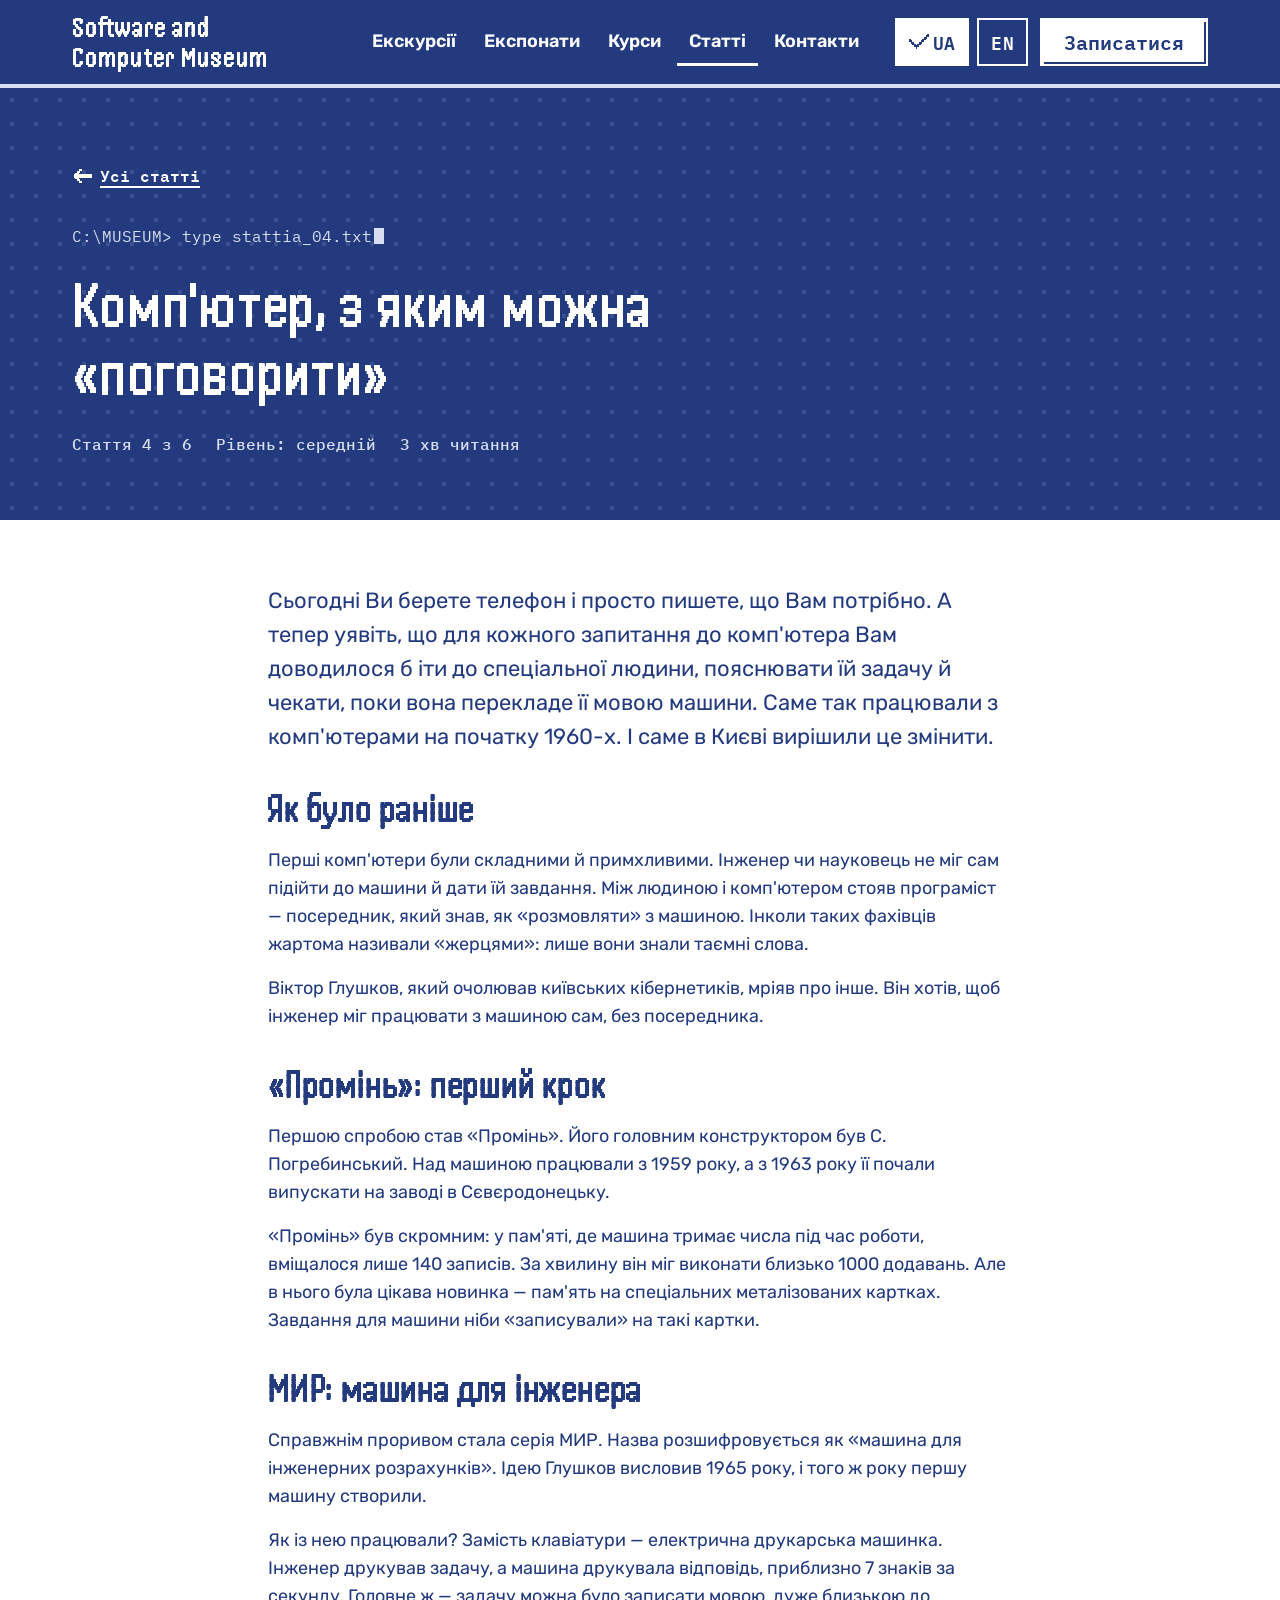
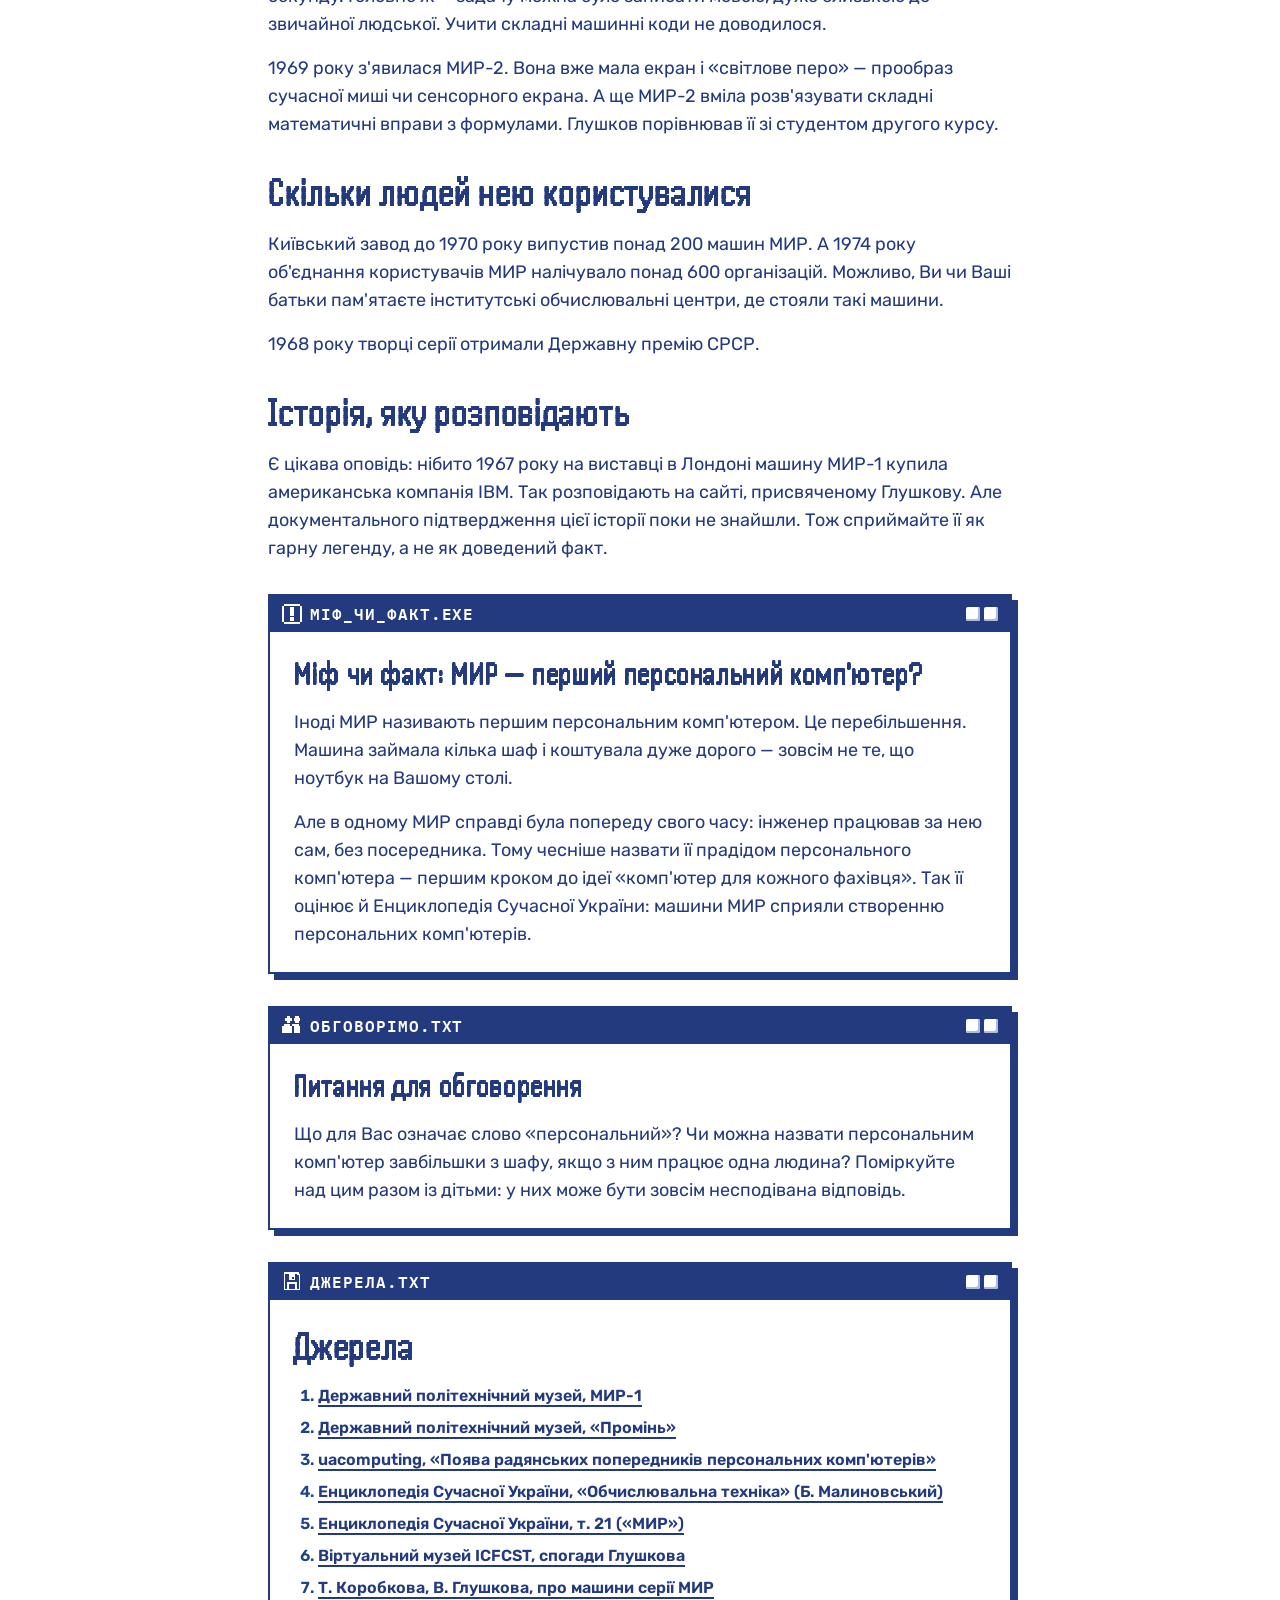
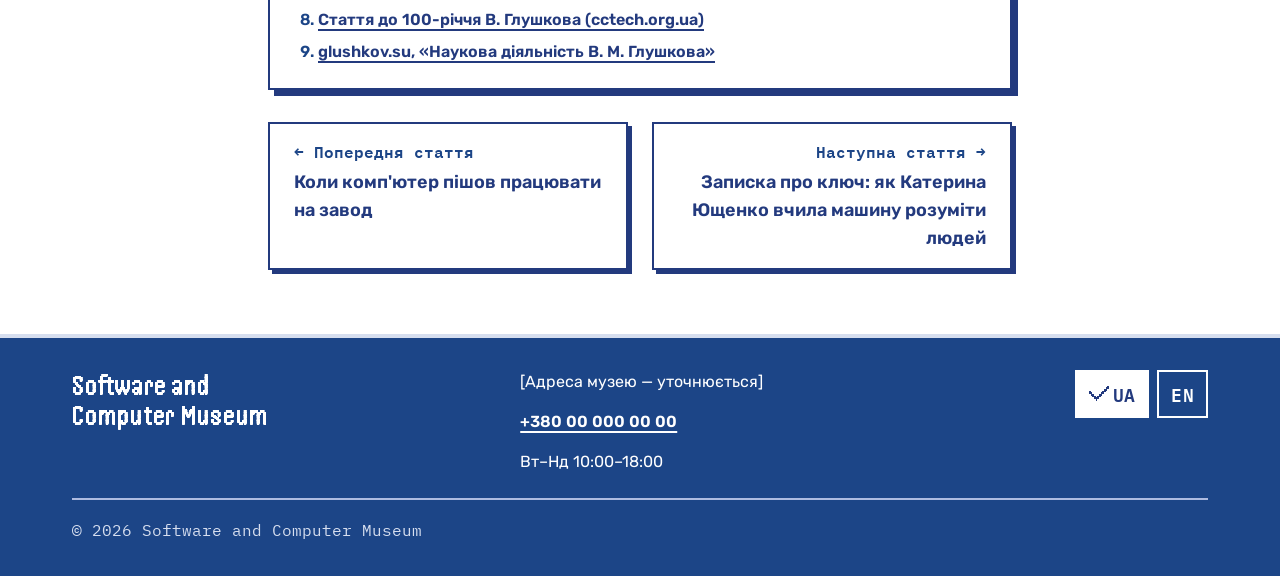
<file: articles/04-kompiuter-z-yakym-mozhna-pohovoryty.html>
<!doctype html>
<html lang="uk">
<head>
  <meta charset="utf-8">
  <meta name="viewport" content="width=device-width, initial-scale=1">
  <title>Комп'ютер, з яким можна «поговорити» — Software and Computer Museum</title>
  <meta name="description" content="Сьогодні Ви берете телефон і просто пишете, що Вам потрібно.">
  <link rel="preconnect" href="https://fonts.googleapis.com">
  <link rel="preconnect" href="https://fonts.gstatic.com" crossorigin>
  <link href="https://fonts.googleapis.com/css2?family=Handjet:wght@600&family=IBM+Plex+Mono:wght@400;500;600&family=Rubik:wght@400;600;700&display=swap" rel="stylesheet">
  <link rel="stylesheet" href="../css/style.css">
</head>
<body class="scm">

  <header class="scm-header scm-on-brand">
    <div class="scm-header-in">
      <a class="scm-logo" href="../index.html">Software and<br>Computer Museum</a>
      <nav class="scm-nav" aria-label="Основна навігація" data-i18n-aria="navLabel">
        <a href="../index.html#tours" data-i18n="tours">Екскурсії</a>
        <a href="../index.html#exhibits" data-i18n="exhibits">Експонати</a>
        <a href="../index.html#courses" data-i18n="courses">Курси</a>
        <a href="../articles.html" data-i18n="articles" aria-current="page">Статті</a>
        <a href="../index.html#contacts" data-i18n="contacts">Контакти</a>      </nav>
      <div class="scm-header-actions">
        <div class="scm-lang" role="group" aria-label="Мова сайту" data-i18n-aria="language">
          <button type="button" data-lang="ua" lang="uk" aria-pressed="true" aria-label="Українська"><svg class="scm-icon scm-icon-s" data-icon="check" viewBox="0 0 12 12" aria-hidden="true" focusable="false"></svg>UA</button>
          <button type="button" data-lang="en" lang="en" aria-pressed="false" aria-label="English"><svg class="scm-icon scm-icon-s" data-icon="check" viewBox="0 0 12 12" aria-hidden="true" focusable="false"></svg>EN</button>
        </div>        <a class="scm-btn scm-btn-inverse" href="../index.html#booking"><span data-i18n="book">Записатися</span></a>
      </div>
      <button type="button" class="scm-btn scm-btn-outline scm-menu-btn" aria-expanded="false" aria-controls="scm-mobile-nav">
        <svg class="scm-icon" data-icon="menu" viewBox="0 0 12 12" aria-hidden="true" focusable="false"></svg>
        <span data-i18n="menu">Меню</span>
      </button>
    </div>
    <nav id="scm-mobile-nav" class="scm-mobile-nav" data-open="false" aria-label="Основна навігація" data-i18n-aria="navLabel">
      <a href="../index.html#tours" data-i18n="tours">Екскурсії</a>
      <a href="../index.html#exhibits" data-i18n="exhibits">Експонати</a>
      <a href="../index.html#courses" data-i18n="courses">Курси</a>
      <a href="../articles.html" data-i18n="articles" aria-current="page">Статті</a>
      <a href="../index.html#contacts" data-i18n="contacts">Контакти</a>      <div class="scm-mobile-nav-foot">
        <div class="scm-lang" role="group" aria-label="Мова сайту" data-i18n-aria="language">
          <button type="button" data-lang="ua" lang="uk" aria-pressed="true" aria-label="Українська"><svg class="scm-icon scm-icon-s" data-icon="check" viewBox="0 0 12 12" aria-hidden="true" focusable="false"></svg>UA</button>
          <button type="button" data-lang="en" lang="en" aria-pressed="false" aria-label="English"><svg class="scm-icon scm-icon-s" data-icon="check" viewBox="0 0 12 12" aria-hidden="true" focusable="false"></svg>EN</button>
        </div>        <a class="scm-btn scm-btn-inverse" href="../index.html#booking"><span data-i18n="book">Записатися</span></a>
      </div>
    </nav>
  </header>

  <main>
    <section class="scm-hero scm-on-brand scm-page-hero">
      <div class="scm-hero-in">
        <a class="scm-crumb" href="../articles.html"><svg class="scm-icon scm-icon-s" data-icon="arrow" viewBox="0 0 12 12" aria-hidden="true" focusable="false"></svg><span>Усі статті</span></a>
        <span class="scm-hero-prompt" aria-hidden="true">C:\MUSEUM&gt; type stattia_04.txt<span class="scm-cursor"></span></span>
        <h1>Комп'ютер, з яким можна «поговорити»</h1>
        <p class="scm-article-meta"><span>Стаття 4 з 6</span><span>Рівень: середній</span><span>3 хв читання</span></p>
      </div>
    </section>

    <section class="scm-section">
      <article class="scm-container scm-article">
      <div class="scm-article-lead scm-prose">
        <p>Сьогодні Ви берете телефон і просто пишете, що Вам потрібно. А тепер уявіть, що для кожного запитання до комп'ютера Вам доводилося б іти до спеціальної людини, пояснювати їй задачу й чекати, поки вона перекладе її мовою машини. Саме так працювали з комп'ютерами на початку 1960-х. І саме в Києві вирішили це змінити.</p>
      </div>
      <section class="scm-article-sec scm-prose">
        <h2>Як було раніше</h2>
        <p>Перші комп'ютери були складними й примхливими. Інженер чи науковець не міг сам підійти до машини й дати їй завдання. Між людиною і комп'ютером стояв програміст — посередник, який знав, як «розмовляти» з машиною. Інколи таких фахівців жартома називали «жерцями»: лише вони знали таємні слова.</p>
        <p>Віктор Глушков, який очолював київських кібернетиків, мріяв про інше. Він хотів, щоб інженер міг працювати з машиною сам, без посередника.</p>
      </section>
      <section class="scm-article-sec scm-prose">
        <h2>«Промінь»: перший крок</h2>
        <p>Першою спробою став «Промінь». Його головним конструктором був С. Погребинський. Над машиною працювали з 1959 року, а з 1963 року її почали випускати на заводі в Сєвєродонецьку.</p>
        <p>«Промінь» був скромним: у пам'яті, де машина тримає числа під час роботи, вміщалося лише 140 записів. За хвилину він міг виконати близько 1000 додавань. Але в нього була цікава новинка — пам'ять на спеціальних металізованих картках. Завдання для машини ніби «записували» на такі картки.</p>
      </section>
      <section class="scm-article-sec scm-prose">
        <h2>МИР: машина для інженера</h2>
        <p>Справжнім проривом стала серія МИР. Назва розшифровується як «машина для інженерних розрахунків». Ідею Глушков висловив 1965 року, і того ж року першу машину створили.</p>
        <p>Як із нею працювали? Замість клавіатури — електрична друкарська машинка. Інженер друкував задачу, а машина друкувала відповідь, приблизно 7 знаків за секунду. Головне ж — задачу можна було записати мовою, дуже близькою до звичайної людської. Учити складні машинні коди не доводилося.</p>
        <p>1969 року з'явилася МИР-2. Вона вже мала екран і «світлове перо» — прообраз сучасної миші чи сенсорного екрана. А ще МИР-2 вміла розв'язувати складні математичні вправи з формулами. Глушков порівнював її зі студентом другого курсу.</p>
      </section>
      <section class="scm-article-sec scm-prose">
        <h2>Скільки людей нею користувалися</h2>
        <p>Київський завод до 1970 року випустив понад 200 машин МИР. А 1974 року об'єднання користувачів МИР налічувало понад 600 організацій. Можливо, Ви чи Ваші батьки пам'ятаєте інститутські обчислювальні центри, де стояли такі машини.</p>
        <p>1968 року творці серії отримали Державну премію СРСР.</p>
      </section>
      <section class="scm-article-sec scm-prose">
        <h2>Історія, яку розповідають</h2>
        <p>Є цікава оповідь: нібито 1967 року на виставці в Лондоні машину МИР-1 купила американська компанія IBM. Так розповідають на сайті, присвяченому Глушкову. Але документального підтвердження цієї історії поки не знайшли. Тож сприймайте її як гарну легенду, а не як доведений факт.</p>
      </section>
      <aside class="scm-win scm-article-callout" aria-label="Міф чи факт: МИР — перший персональний комп'ютер?">
        <div class="scm-win-bar" aria-hidden="true"><svg class="scm-icon scm-icon-s" data-icon="alert" viewBox="0 0 12 12" aria-hidden="true" focusable="false"></svg><span class="scm-win-bar-title">МІФ_ЧИ_ФАКТ.EXE</span><span class="scm-win-dots"><i></i><i></i></span></div>
        <div class="scm-win-body scm-prose">
          <h2>Міф чи факт: МИР — перший персональний комп'ютер?</h2>
        <p>Іноді МИР називають першим персональним комп'ютером. Це перебільшення. Машина займала кілька шаф і коштувала дуже дорого — зовсім не те, що ноутбук на Вашому столі.</p>
        <p>Але в одному МИР справді була попереду свого часу: інженер працював за нею сам, без посередника. Тому чесніше назвати її прадідом персонального комп'ютера — першим кроком до ідеї «комп'ютер для кожного фахівця». Так її оцінює й Енциклопедія Сучасної України: машини МИР сприяли створенню персональних комп'ютерів.</p>
        </div>
      </aside>
      <aside class="scm-win scm-article-callout" aria-label="Питання для обговорення">
        <div class="scm-win-bar" aria-hidden="true"><svg class="scm-icon scm-icon-s" data-icon="people" viewBox="0 0 12 12" aria-hidden="true" focusable="false"></svg><span class="scm-win-bar-title">ОБГОВОРІМО.TXT</span><span class="scm-win-dots"><i></i><i></i></span></div>
        <div class="scm-win-body scm-prose">
          <h2>Питання для обговорення</h2>
        <p>Що для Вас означає слово «персональний»? Чи можна назвати персональним комп'ютер завбільшки з шафу, якщо з ним працює одна людина? Поміркуйте над цим разом із дітьми: у них може бути зовсім несподівана відповідь.</p>
        </div>
      </aside>
      <section class="scm-win scm-article-sources" aria-labelledby="sources-title">
        <div class="scm-win-bar"><svg class="scm-icon scm-icon-s" data-icon="floppy" viewBox="0 0 12 12" aria-hidden="true" focusable="false"></svg><span class="scm-win-bar-title" aria-hidden="true">ДЖЕРЕЛА.TXT</span><span class="scm-win-dots" aria-hidden="true"><i></i><i></i></span></div>
        <div class="scm-win-body scm-prose">
          <h2 id="sources-title">Джерела</h2>
          <ol class="scm-sources">
            <li><a href="https://kyiv.ua.museum-digital.org/object/71413" target="_blank" rel="noopener">Державний політехнічний музей, МИР-1</a></li>
            <li><a href="https://kyiv.ua.museum-digital.org/object/71412" target="_blank" rel="noopener">Державний політехнічний музей, «Промінь»</a></li>
            <li><a href="https://uacomputing.com/stories/emerging-of-soviet-predecessors-of-personal-computers/" target="_blank" rel="noopener">uacomputing, «Поява радянських попередників персональних комп'ютерів»</a></li>
            <li><a href="https://esu.com.ua/article-74710" target="_blank" rel="noopener">Енциклопедія Сучасної України, «Обчислювальна техніка» (Б. Малиновський)</a></li>
            <li><a href="https://esu.com.ua/volume-21" target="_blank" rel="noopener">Енциклопедія Сучасної України, т. 21 («МИР»)</a></li>
            <li><a href="https://www.icfcst.kiev.ua/MUSEUM/GL_HALL2/MAIN-648_5_u.html" target="_blank" rel="noopener">Віртуальний музей ICFCST, спогади Глушкова</a></li>
            <li><a href="http://ogas.kiev.ua/library/nekotorye-fakty-yz-ystoryy-sozdanyya-y-prymenenyya-malyh-evm-seryy-myr-800" target="_blank" rel="noopener">Т. Коробкова, В. Глушкова, про машини серії МИР</a></li>
            <li><a href="https://cctech.org.ua/images/docs/Articles/2022/paper_22_4_1.pdf" target="_blank" rel="noopener">Стаття до 100-річчя В. Глушкова (cctech.org.ua)</a></li>
            <li><a href="https://glushkov.su/nauchnaia-deiatelnost-vm-glushkova" target="_blank" rel="noopener">glushkov.su, «Наукова діяльність В. М. Глушкова»</a></li>
          </ol>
        </div>
      </section>
      <nav class="scm-article-pager" aria-label="Інші статті серії">
        <a class="scm-pager-link scm-pager-prev" href="03-koly-kompiuter-pishov-pratsiuvaty-na-zavod.html"><span class="scm-pager-label">Попередня стаття</span><span class="scm-pager-title">Коли комп'ютер пішов працювати на завод</span></a>
        <a class="scm-pager-link scm-pager-next" href="05-zapyska-pro-kliuch-yushchenko.html"><span class="scm-pager-label">Наступна стаття</span><span class="scm-pager-title">Записка про ключ: як Катерина Ющенко вчила машину розуміти людей</span></a>
      </nav>
      </article>
    </section>
  </main>

  <footer class="scm-footer scm-on-brand">
    <div class="scm-footer-in">
      <a class="scm-logo" href="../index.html">Software and<br>Computer Museum</a>
      <div class="scm-footer-contacts">
        <span>[Адреса музею — уточнюється]</span>
        <a class="scm-link" href="tel:+380000000000">+380 00 000 00 00</a>
        <span>Вт–Нд 10:00–18:00</span>
      </div>
      <div class="scm-lang" role="group" aria-label="Мова сайту" data-i18n-aria="language">
        <button type="button" data-lang="ua" lang="uk" aria-pressed="true" aria-label="Українська"><svg class="scm-icon scm-icon-s" data-icon="check" viewBox="0 0 12 12" aria-hidden="true" focusable="false"></svg>UA</button>
        <button type="button" data-lang="en" lang="en" aria-pressed="false" aria-label="English"><svg class="scm-icon scm-icon-s" data-icon="check" viewBox="0 0 12 12" aria-hidden="true" focusable="false"></svg>EN</button>
      </div>
      <div class="scm-footer-copy">© 2026 Software and Computer Museum</div>
    </div>
  </footer>

  <script src="../js/main.js"></script>
</body>
</html>
</file>
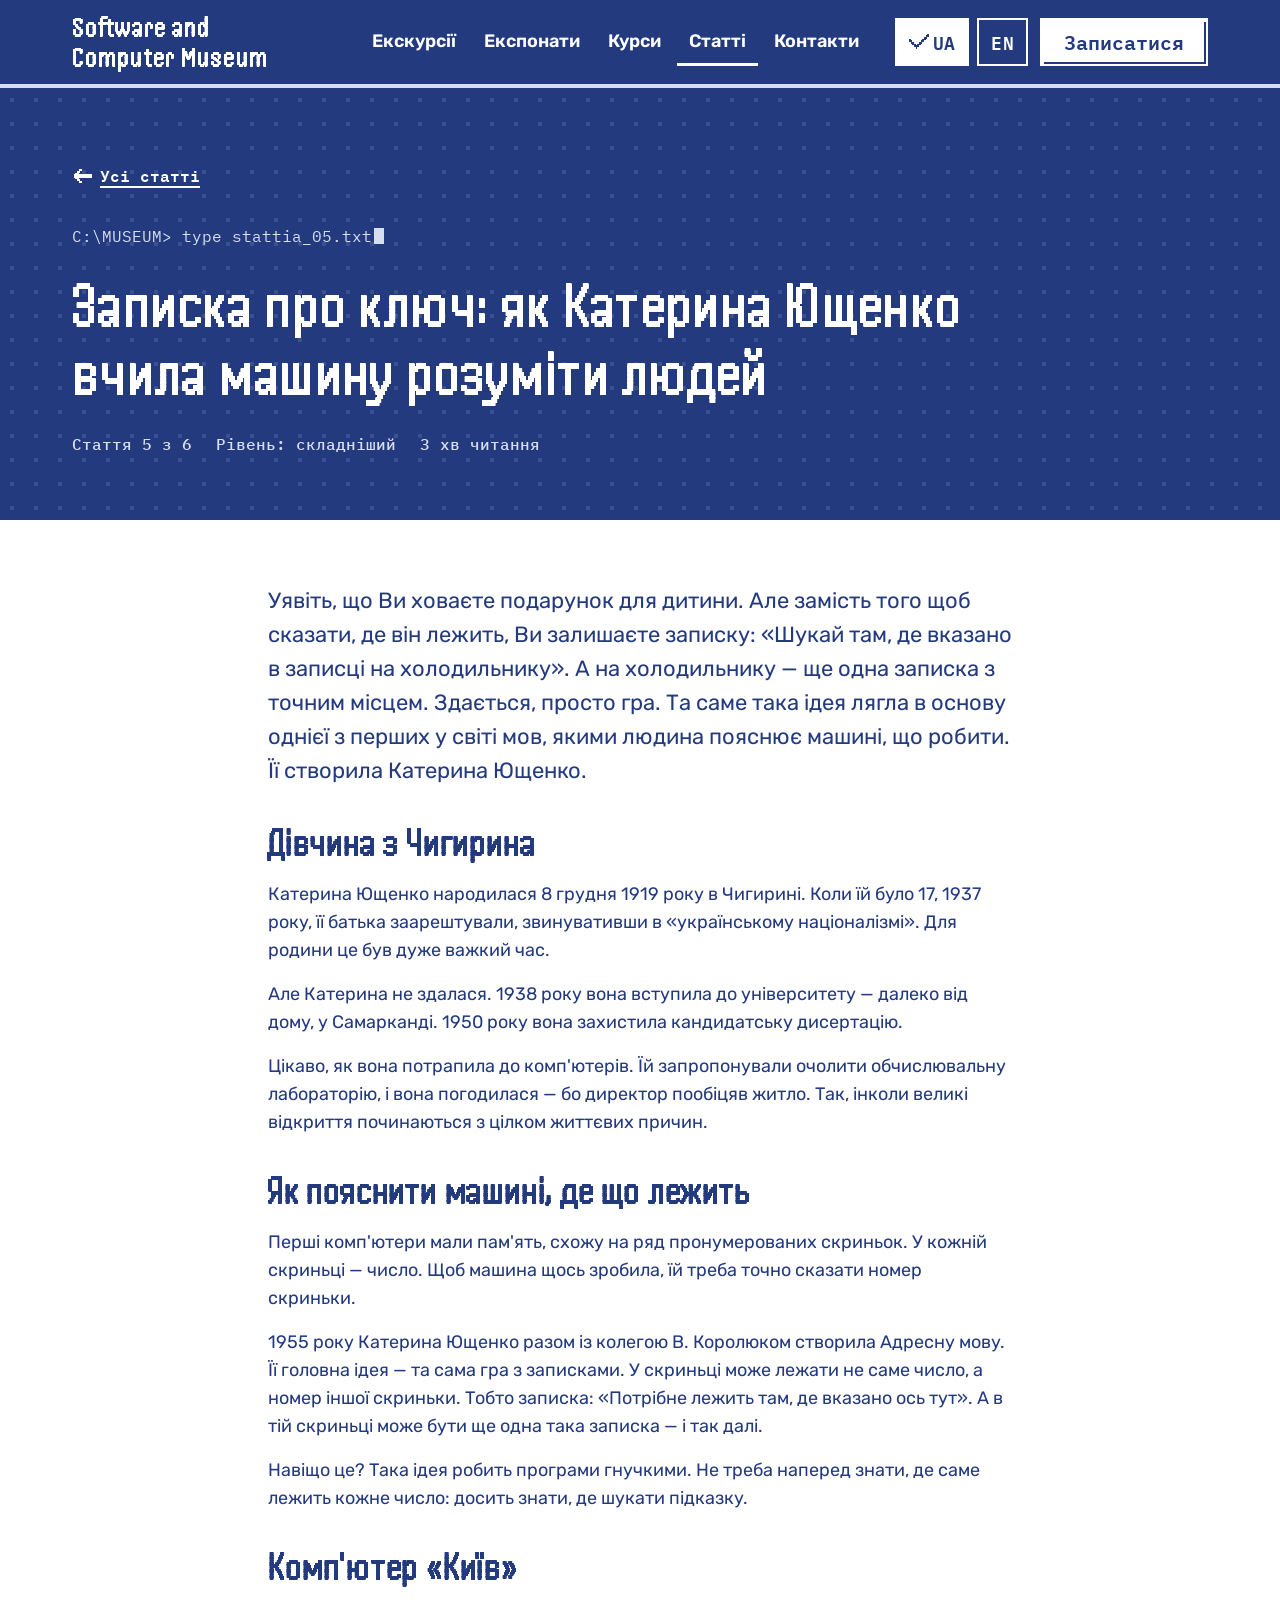
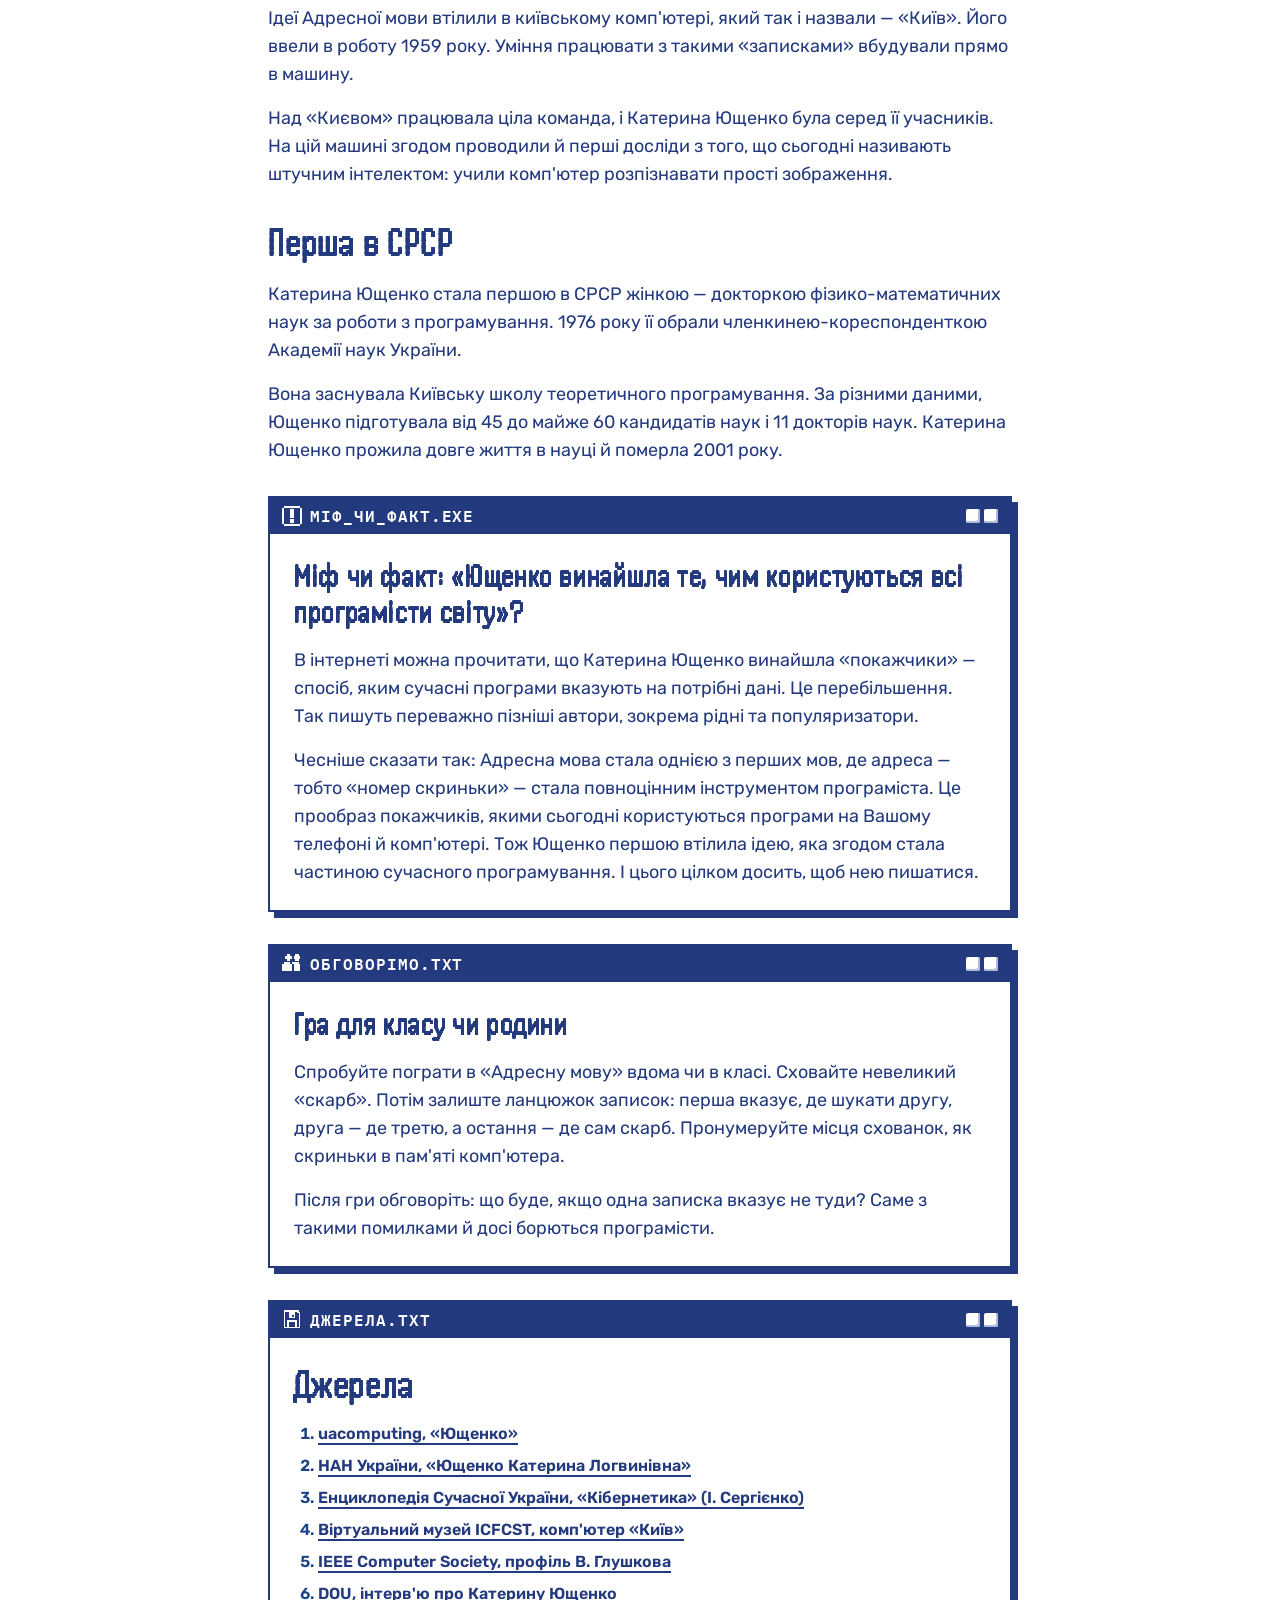
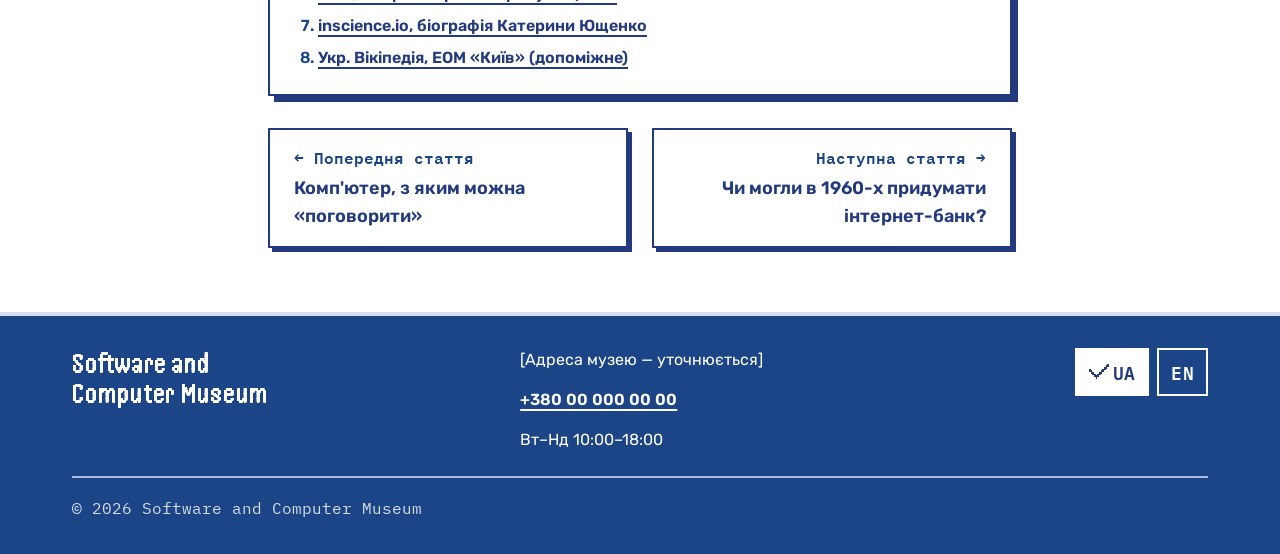
<file: articles/05-zapyska-pro-kliuch-yushchenko.html>
<!doctype html>
<html lang="uk">
<head>
  <meta charset="utf-8">
  <meta name="viewport" content="width=device-width, initial-scale=1">
  <title>Записка про ключ: як Катерина Ющенко вчила машину розуміти людей — Software and Computer Museum</title>
  <meta name="description" content="Уявіть, що Ви ховаєте подарунок для дитини. Але замість того щоб сказати, де він лежить, Ви залишаєте записку: «Шукай там, де вказано в записці на холодильнику».">
  <link rel="preconnect" href="https://fonts.googleapis.com">
  <link rel="preconnect" href="https://fonts.gstatic.com" crossorigin>
  <link href="https://fonts.googleapis.com/css2?family=Handjet:wght@600&family=IBM+Plex+Mono:wght@400;500;600&family=Rubik:wght@400;600;700&display=swap" rel="stylesheet">
  <link rel="stylesheet" href="../css/style.css">
</head>
<body class="scm">

  <header class="scm-header scm-on-brand">
    <div class="scm-header-in">
      <a class="scm-logo" href="../index.html">Software and<br>Computer Museum</a>
      <nav class="scm-nav" aria-label="Основна навігація" data-i18n-aria="navLabel">
        <a href="../index.html#tours" data-i18n="tours">Екскурсії</a>
        <a href="../index.html#exhibits" data-i18n="exhibits">Експонати</a>
        <a href="../index.html#courses" data-i18n="courses">Курси</a>
        <a href="../articles.html" data-i18n="articles" aria-current="page">Статті</a>
        <a href="../index.html#contacts" data-i18n="contacts">Контакти</a>      </nav>
      <div class="scm-header-actions">
        <div class="scm-lang" role="group" aria-label="Мова сайту" data-i18n-aria="language">
          <button type="button" data-lang="ua" lang="uk" aria-pressed="true" aria-label="Українська"><svg class="scm-icon scm-icon-s" data-icon="check" viewBox="0 0 12 12" aria-hidden="true" focusable="false"></svg>UA</button>
          <button type="button" data-lang="en" lang="en" aria-pressed="false" aria-label="English"><svg class="scm-icon scm-icon-s" data-icon="check" viewBox="0 0 12 12" aria-hidden="true" focusable="false"></svg>EN</button>
        </div>        <a class="scm-btn scm-btn-inverse" href="../index.html#booking"><span data-i18n="book">Записатися</span></a>
      </div>
      <button type="button" class="scm-btn scm-btn-outline scm-menu-btn" aria-expanded="false" aria-controls="scm-mobile-nav">
        <svg class="scm-icon" data-icon="menu" viewBox="0 0 12 12" aria-hidden="true" focusable="false"></svg>
        <span data-i18n="menu">Меню</span>
      </button>
    </div>
    <nav id="scm-mobile-nav" class="scm-mobile-nav" data-open="false" aria-label="Основна навігація" data-i18n-aria="navLabel">
      <a href="../index.html#tours" data-i18n="tours">Екскурсії</a>
      <a href="../index.html#exhibits" data-i18n="exhibits">Експонати</a>
      <a href="../index.html#courses" data-i18n="courses">Курси</a>
      <a href="../articles.html" data-i18n="articles" aria-current="page">Статті</a>
      <a href="../index.html#contacts" data-i18n="contacts">Контакти</a>      <div class="scm-mobile-nav-foot">
        <div class="scm-lang" role="group" aria-label="Мова сайту" data-i18n-aria="language">
          <button type="button" data-lang="ua" lang="uk" aria-pressed="true" aria-label="Українська"><svg class="scm-icon scm-icon-s" data-icon="check" viewBox="0 0 12 12" aria-hidden="true" focusable="false"></svg>UA</button>
          <button type="button" data-lang="en" lang="en" aria-pressed="false" aria-label="English"><svg class="scm-icon scm-icon-s" data-icon="check" viewBox="0 0 12 12" aria-hidden="true" focusable="false"></svg>EN</button>
        </div>        <a class="scm-btn scm-btn-inverse" href="../index.html#booking"><span data-i18n="book">Записатися</span></a>
      </div>
    </nav>
  </header>

  <main>
    <section class="scm-hero scm-on-brand scm-page-hero">
      <div class="scm-hero-in">
        <a class="scm-crumb" href="../articles.html"><svg class="scm-icon scm-icon-s" data-icon="arrow" viewBox="0 0 12 12" aria-hidden="true" focusable="false"></svg><span>Усі статті</span></a>
        <span class="scm-hero-prompt" aria-hidden="true">C:\MUSEUM&gt; type stattia_05.txt<span class="scm-cursor"></span></span>
        <h1>Записка про ключ: як Катерина Ющенко вчила машину розуміти людей</h1>
        <p class="scm-article-meta"><span>Стаття 5 з 6</span><span>Рівень: складніший</span><span>3 хв читання</span></p>
      </div>
    </section>

    <section class="scm-section">
      <article class="scm-container scm-article">
      <div class="scm-article-lead scm-prose">
        <p>Уявіть, що Ви ховаєте подарунок для дитини. Але замість того щоб сказати, де він лежить, Ви залишаєте записку: «Шукай там, де вказано в записці на холодильнику». А на холодильнику — ще одна записка з точним місцем. Здається, просто гра. Та саме така ідея лягла в основу однієї з перших у світі мов, якими людина пояснює машині, що робити. Її створила Катерина Ющенко.</p>
      </div>
      <section class="scm-article-sec scm-prose">
        <h2>Дівчина з Чигирина</h2>
        <p>Катерина Ющенко народилася 8 грудня 1919 року в Чигирині. Коли їй було 17, 1937 року, її батька заарештували, звинувативши в «українському націоналізмі». Для родини це був дуже важкий час.</p>
        <p>Але Катерина не здалася. 1938 року вона вступила до університету — далеко від дому, у Самарканді. 1950 року вона захистила кандидатську дисертацію.</p>
        <p>Цікаво, як вона потрапила до комп'ютерів. Їй запропонували очолити обчислювальну лабораторію, і вона погодилася — бо директор пообіцяв житло. Так, інколи великі відкриття починаються з цілком життєвих причин.</p>
      </section>
      <section class="scm-article-sec scm-prose">
        <h2>Як пояснити машині, де що лежить</h2>
        <p>Перші комп'ютери мали пам'ять, схожу на ряд пронумерованих скриньок. У кожній скриньці — число. Щоб машина щось зробила, їй треба точно сказати номер скриньки.</p>
        <p>1955 року Катерина Ющенко разом із колегою В. Королюком створила Адресну мову. Її головна ідея — та сама гра з записками. У скриньці може лежати не саме число, а номер іншої скриньки. Тобто записка: «Потрібне лежить там, де вказано ось тут». А в тій скриньці може бути ще одна така записка — і так далі.</p>
        <p>Навіщо це? Така ідея робить програми гнучкими. Не треба наперед знати, де саме лежить кожне число: досить знати, де шукати підказку.</p>
      </section>
      <section class="scm-article-sec scm-prose">
        <h2>Комп'ютер «Київ»</h2>
        <p>Ідеї Адресної мови втілили в київському комп'ютері, який так і назвали — «Київ». Його ввели в роботу 1959 року. Уміння працювати з такими «записками» вбудували прямо в машину.</p>
        <p>Над «Києвом» працювала ціла команда, і Катерина Ющенко була серед її учасників. На цій машині згодом проводили й перші досліди з того, що сьогодні називають штучним інтелектом: учили комп'ютер розпізнавати прості зображення.</p>
      </section>
      <section class="scm-article-sec scm-prose">
        <h2>Перша в СРСР</h2>
        <p>Катерина Ющенко стала першою в СРСР жінкою — докторкою фізико-математичних наук за роботи з програмування. 1976 року її обрали членкинею-кореспонденткою Академії наук України.</p>
        <p>Вона заснувала Київську школу теоретичного програмування. За різними даними, Ющенко підготувала від 45 до майже 60 кандидатів наук і 11 докторів наук. Катерина Ющенко прожила довге життя в науці й померла 2001 року.</p>
      </section>
      <aside class="scm-win scm-article-callout" aria-label="Міф чи факт: «Ющенко винайшла те, чим користуються всі програмісти світу»?">
        <div class="scm-win-bar" aria-hidden="true"><svg class="scm-icon scm-icon-s" data-icon="alert" viewBox="0 0 12 12" aria-hidden="true" focusable="false"></svg><span class="scm-win-bar-title">МІФ_ЧИ_ФАКТ.EXE</span><span class="scm-win-dots"><i></i><i></i></span></div>
        <div class="scm-win-body scm-prose">
          <h2>Міф чи факт: «Ющенко винайшла те, чим користуються всі програмісти світу»?</h2>
        <p>В інтернеті можна прочитати, що Катерина Ющенко винайшла «покажчики» — спосіб, яким сучасні програми вказують на потрібні дані. Це перебільшення. Так пишуть переважно пізніші автори, зокрема рідні та популяризатори.</p>
        <p>Чесніше сказати так: Адресна мова стала однією з перших мов, де адреса — тобто «номер скриньки» — стала повноцінним інструментом програміста. Це прообраз покажчиків, якими сьогодні користуються програми на Вашому телефоні й комп'ютері. Тож Ющенко першою втілила ідею, яка згодом стала частиною сучасного програмування. І цього цілком досить, щоб нею пишатися.</p>
        </div>
      </aside>
      <aside class="scm-win scm-article-callout" aria-label="Гра для класу чи родини">
        <div class="scm-win-bar" aria-hidden="true"><svg class="scm-icon scm-icon-s" data-icon="people" viewBox="0 0 12 12" aria-hidden="true" focusable="false"></svg><span class="scm-win-bar-title">ОБГОВОРІМО.TXT</span><span class="scm-win-dots"><i></i><i></i></span></div>
        <div class="scm-win-body scm-prose">
          <h2>Гра для класу чи родини</h2>
        <p>Спробуйте пограти в «Адресну мову» вдома чи в класі. Сховайте невеликий «скарб». Потім залиште ланцюжок записок: перша вказує, де шукати другу, друга — де третю, а остання — де сам скарб. Пронумеруйте місця схованок, як скриньки в пам'яті комп'ютера.</p>
        <p>Після гри обговоріть: що буде, якщо одна записка вказує не туди? Саме з такими помилками й досі борються програмісти.</p>
        </div>
      </aside>
      <section class="scm-win scm-article-sources" aria-labelledby="sources-title">
        <div class="scm-win-bar"><svg class="scm-icon scm-icon-s" data-icon="floppy" viewBox="0 0 12 12" aria-hidden="true" focusable="false"></svg><span class="scm-win-bar-title" aria-hidden="true">ДЖЕРЕЛА.TXT</span><span class="scm-win-dots" aria-hidden="true"><i></i><i></i></span></div>
        <div class="scm-win-body scm-prose">
          <h2 id="sources-title">Джерела</h2>
          <ol class="scm-sources">
            <li><a href="https://uacomputing.com/persons/yushenko/" target="_blank" rel="noopener">uacomputing, «Ющенко»</a></li>
            <li><a href="https://www.nas.gov.ua/employee/yushhenko-katerina-logvinivna" target="_blank" rel="noopener">НАН України, «Ющенко Катерина Логвинівна»</a></li>
            <li><a href="https://esu.com.ua/article-6745" target="_blank" rel="noopener">Енциклопедія Сучасної України, «Кібернетика» (І. Сергієнко)</a></li>
            <li><a href="https://www.icfcst.kiev.ua/MUSEUM/GL_HALL2/COMPUTERS/Kiev_u.html" target="_blank" rel="noopener">Віртуальний музей ICFCST, комп'ютер «Київ»</a></li>
            <li><a href="https://www.computer.org/profiles/victor-glushkov" target="_blank" rel="noopener">IEEE Computer Society, профіль В. Глушкова</a></li>
            <li><a href="https://dou.ua/lenta/interviews/about-kateryna-yushchenko/" target="_blank" rel="noopener">DOU, інтерв'ю про Катерину Ющенко</a></li>
            <li><a href="https://inscience.io/ua/wis_bio/%D0%BA%D0%B0%D1%82%D0%B5%D1%80%D0%B8%D0%BD%D0%B0-%D1%8E%D1%89%D0%B5%D0%BD%D0%BA%D0%BE/" target="_blank" rel="noopener">inscience.io, біографія Катерини Ющенко</a></li>
            <li><a href="https://uk.wikipedia.org/wiki/%D0%95%D0%9E%D0%9C_%C2%AB%D0%9A%D0%B8%D1%97%D0%B2%C2%BB" target="_blank" rel="noopener">Укр. Вікіпедія, ЕОМ «Київ» (допоміжне)</a></li>
          </ol>
        </div>
      </section>
      <nav class="scm-article-pager" aria-label="Інші статті серії">
        <a class="scm-pager-link scm-pager-prev" href="04-kompiuter-z-yakym-mozhna-pohovoryty.html"><span class="scm-pager-label">Попередня стаття</span><span class="scm-pager-title">Комп'ютер, з яким можна «поговорити»</span></a>
        <a class="scm-pager-link scm-pager-next" href="06-chy-mohly-v-1960-kh-prydumaty-internet-bank.html"><span class="scm-pager-label">Наступна стаття</span><span class="scm-pager-title">Чи могли в 1960-х придумати інтернет-банк?</span></a>
      </nav>
      </article>
    </section>
  </main>

  <footer class="scm-footer scm-on-brand">
    <div class="scm-footer-in">
      <a class="scm-logo" href="../index.html">Software and<br>Computer Museum</a>
      <div class="scm-footer-contacts">
        <span>[Адреса музею — уточнюється]</span>
        <a class="scm-link" href="tel:+380000000000">+380 00 000 00 00</a>
        <span>Вт–Нд 10:00–18:00</span>
      </div>
      <div class="scm-lang" role="group" aria-label="Мова сайту" data-i18n-aria="language">
        <button type="button" data-lang="ua" lang="uk" aria-pressed="true" aria-label="Українська"><svg class="scm-icon scm-icon-s" data-icon="check" viewBox="0 0 12 12" aria-hidden="true" focusable="false"></svg>UA</button>
        <button type="button" data-lang="en" lang="en" aria-pressed="false" aria-label="English"><svg class="scm-icon scm-icon-s" data-icon="check" viewBox="0 0 12 12" aria-hidden="true" focusable="false"></svg>EN</button>
      </div>
      <div class="scm-footer-copy">© 2026 Software and Computer Museum</div>
    </div>
  </footer>

  <script src="../js/main.js"></script>
</body>
</html>
</file>
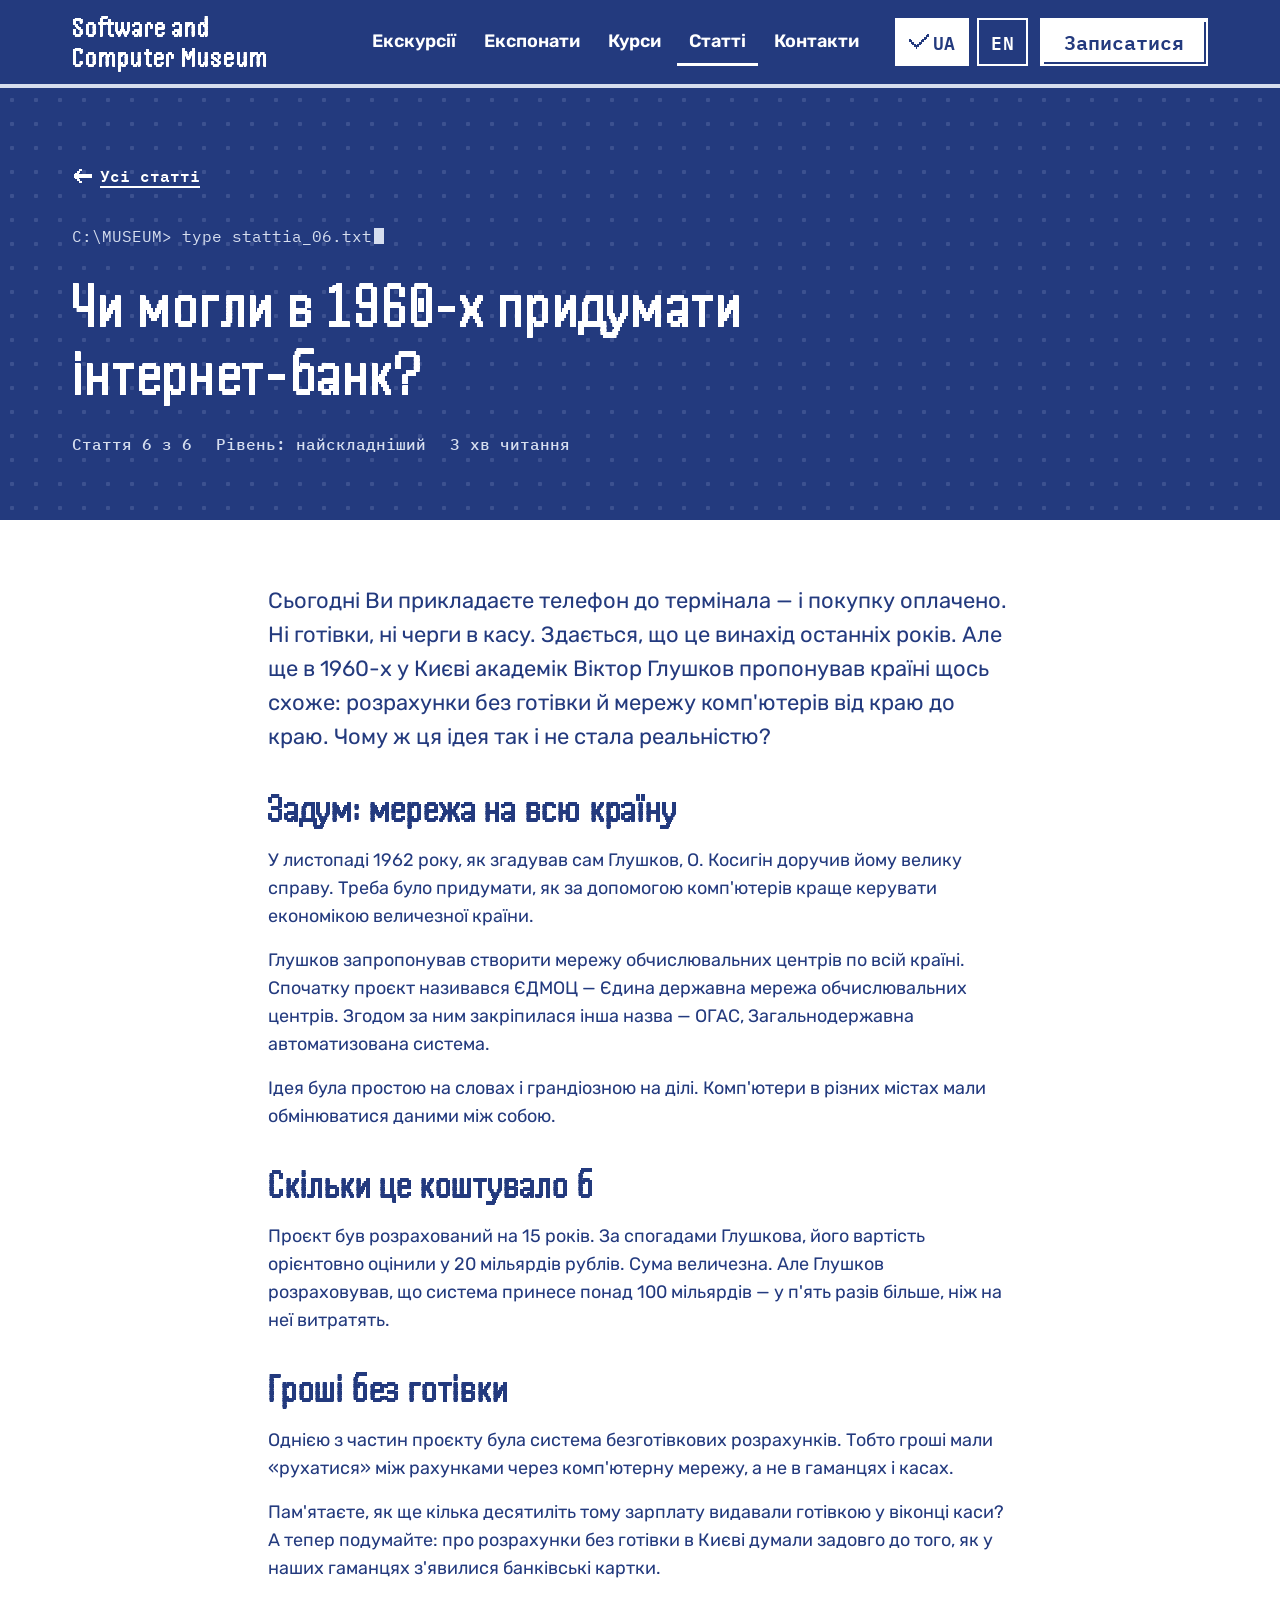
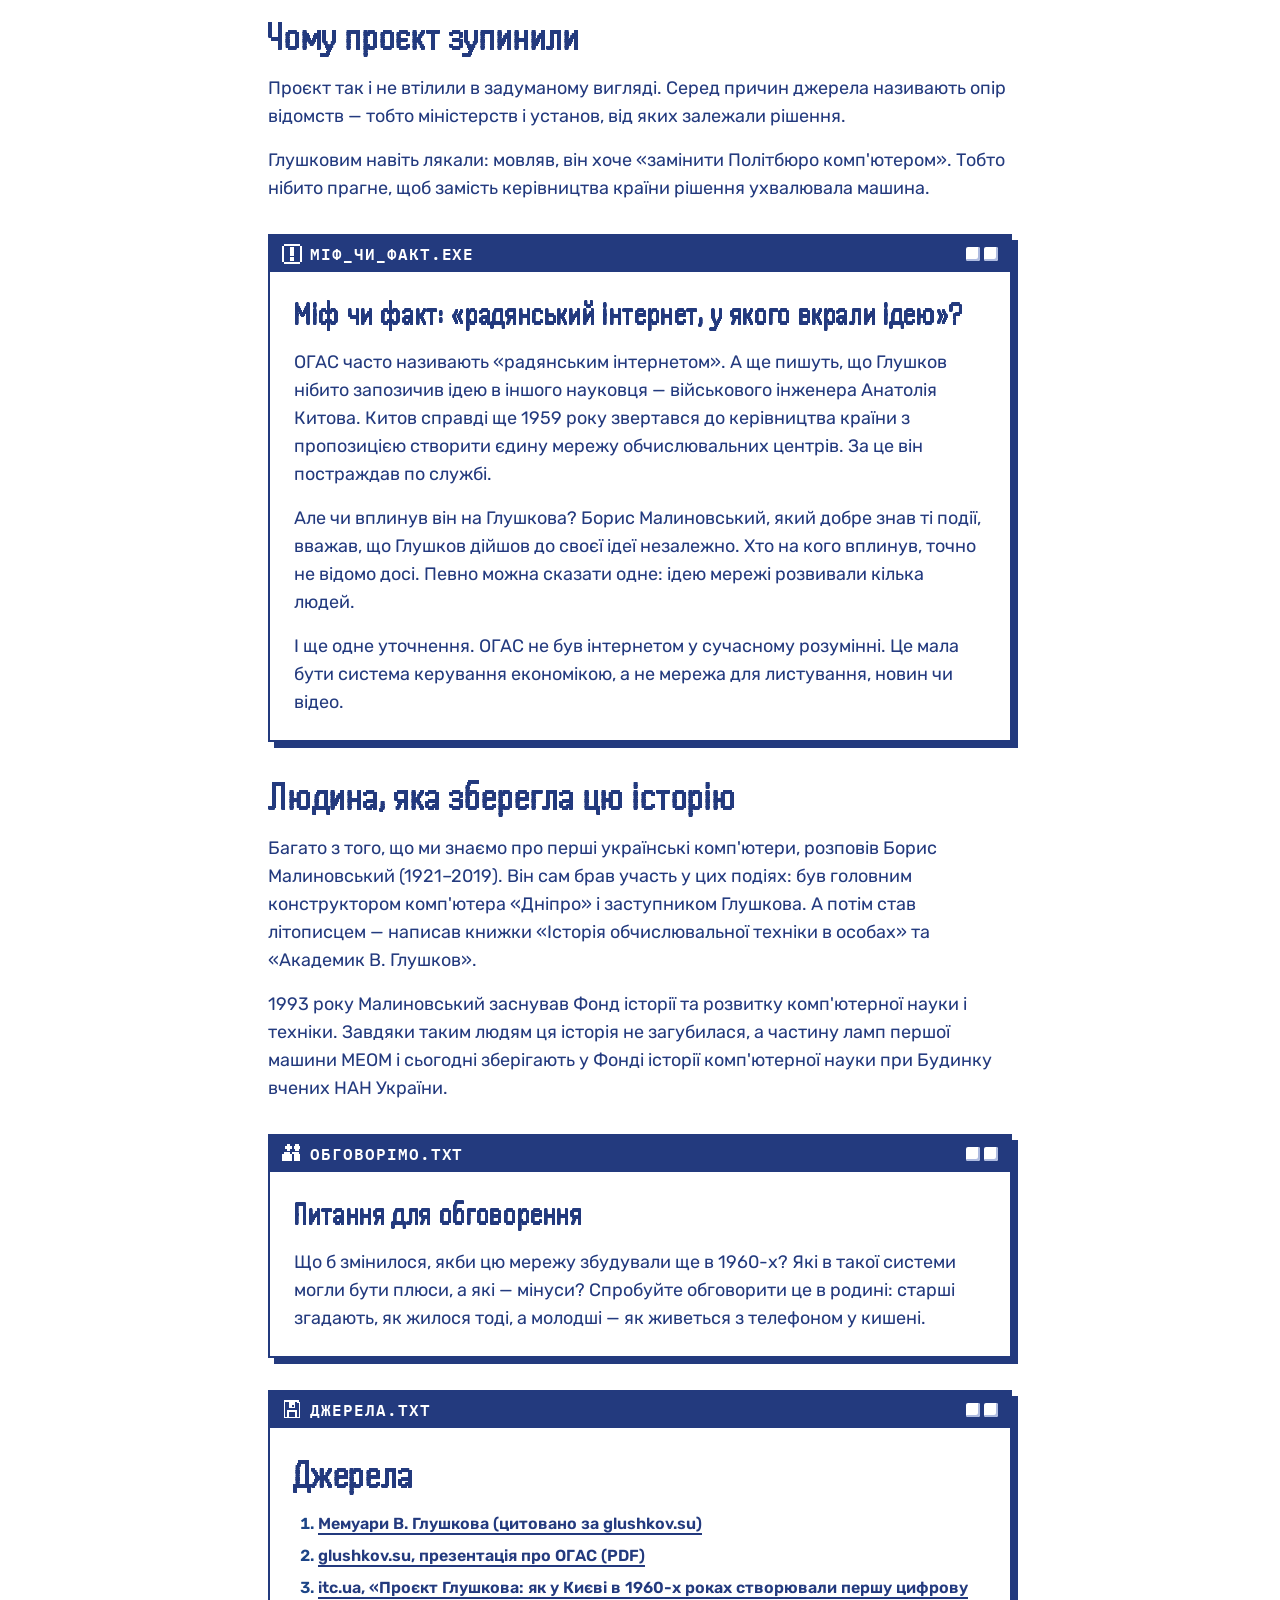
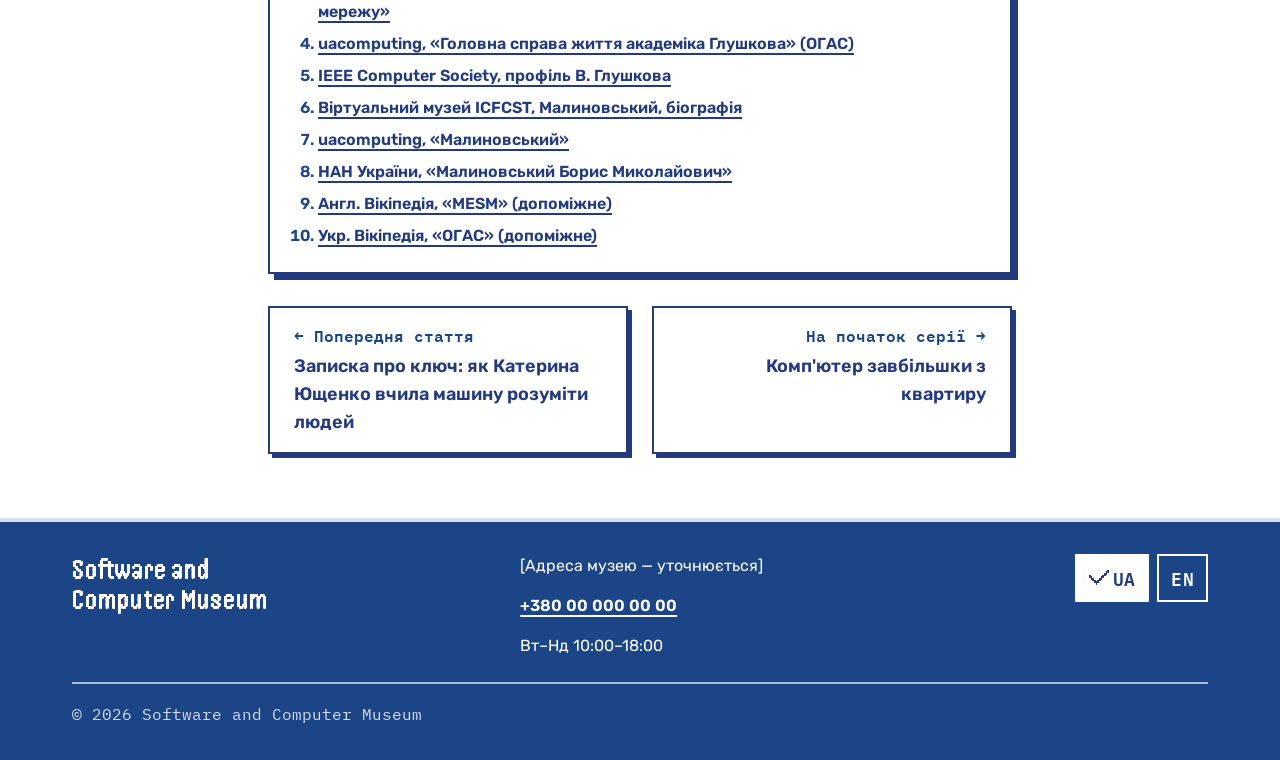
<file: articles/06-chy-mohly-v-1960-kh-prydumaty-internet-bank.html>
<!doctype html>
<html lang="uk">
<head>
  <meta charset="utf-8">
  <meta name="viewport" content="width=device-width, initial-scale=1">
  <title>Чи могли в 1960-х придумати інтернет-банк? — Software and Computer Museum</title>
  <meta name="description" content="Сьогодні Ви прикладаєте телефон до термінала — і покупку оплачено. Ні готівки, ні черги в касу. Здається, що це винахід останніх років.">
  <link rel="preconnect" href="https://fonts.googleapis.com">
  <link rel="preconnect" href="https://fonts.gstatic.com" crossorigin>
  <link href="https://fonts.googleapis.com/css2?family=Handjet:wght@600&family=IBM+Plex+Mono:wght@400;500;600&family=Rubik:wght@400;600;700&display=swap" rel="stylesheet">
  <link rel="stylesheet" href="../css/style.css">
</head>
<body class="scm">

  <header class="scm-header scm-on-brand">
    <div class="scm-header-in">
      <a class="scm-logo" href="../index.html">Software and<br>Computer Museum</a>
      <nav class="scm-nav" aria-label="Основна навігація" data-i18n-aria="navLabel">
        <a href="../index.html#tours" data-i18n="tours">Екскурсії</a>
        <a href="../index.html#exhibits" data-i18n="exhibits">Експонати</a>
        <a href="../index.html#courses" data-i18n="courses">Курси</a>
        <a href="../articles.html" data-i18n="articles" aria-current="page">Статті</a>
        <a href="../index.html#contacts" data-i18n="contacts">Контакти</a>      </nav>
      <div class="scm-header-actions">
        <div class="scm-lang" role="group" aria-label="Мова сайту" data-i18n-aria="language">
          <button type="button" data-lang="ua" lang="uk" aria-pressed="true" aria-label="Українська"><svg class="scm-icon scm-icon-s" data-icon="check" viewBox="0 0 12 12" aria-hidden="true" focusable="false"></svg>UA</button>
          <button type="button" data-lang="en" lang="en" aria-pressed="false" aria-label="English"><svg class="scm-icon scm-icon-s" data-icon="check" viewBox="0 0 12 12" aria-hidden="true" focusable="false"></svg>EN</button>
        </div>        <a class="scm-btn scm-btn-inverse" href="../index.html#booking"><span data-i18n="book">Записатися</span></a>
      </div>
      <button type="button" class="scm-btn scm-btn-outline scm-menu-btn" aria-expanded="false" aria-controls="scm-mobile-nav">
        <svg class="scm-icon" data-icon="menu" viewBox="0 0 12 12" aria-hidden="true" focusable="false"></svg>
        <span data-i18n="menu">Меню</span>
      </button>
    </div>
    <nav id="scm-mobile-nav" class="scm-mobile-nav" data-open="false" aria-label="Основна навігація" data-i18n-aria="navLabel">
      <a href="../index.html#tours" data-i18n="tours">Екскурсії</a>
      <a href="../index.html#exhibits" data-i18n="exhibits">Експонати</a>
      <a href="../index.html#courses" data-i18n="courses">Курси</a>
      <a href="../articles.html" data-i18n="articles" aria-current="page">Статті</a>
      <a href="../index.html#contacts" data-i18n="contacts">Контакти</a>      <div class="scm-mobile-nav-foot">
        <div class="scm-lang" role="group" aria-label="Мова сайту" data-i18n-aria="language">
          <button type="button" data-lang="ua" lang="uk" aria-pressed="true" aria-label="Українська"><svg class="scm-icon scm-icon-s" data-icon="check" viewBox="0 0 12 12" aria-hidden="true" focusable="false"></svg>UA</button>
          <button type="button" data-lang="en" lang="en" aria-pressed="false" aria-label="English"><svg class="scm-icon scm-icon-s" data-icon="check" viewBox="0 0 12 12" aria-hidden="true" focusable="false"></svg>EN</button>
        </div>        <a class="scm-btn scm-btn-inverse" href="../index.html#booking"><span data-i18n="book">Записатися</span></a>
      </div>
    </nav>
  </header>

  <main>
    <section class="scm-hero scm-on-brand scm-page-hero">
      <div class="scm-hero-in">
        <a class="scm-crumb" href="../articles.html"><svg class="scm-icon scm-icon-s" data-icon="arrow" viewBox="0 0 12 12" aria-hidden="true" focusable="false"></svg><span>Усі статті</span></a>
        <span class="scm-hero-prompt" aria-hidden="true">C:\MUSEUM&gt; type stattia_06.txt<span class="scm-cursor"></span></span>
        <h1>Чи могли в 1960-х придумати інтернет-банк?</h1>
        <p class="scm-article-meta"><span>Стаття 6 з 6</span><span>Рівень: найскладніший</span><span>3 хв читання</span></p>
      </div>
    </section>

    <section class="scm-section">
      <article class="scm-container scm-article">
      <div class="scm-article-lead scm-prose">
        <p>Сьогодні Ви прикладаєте телефон до термінала — і покупку оплачено. Ні готівки, ні черги в касу. Здається, що це винахід останніх років. Але ще в 1960-х у Києві академік Віктор Глушков пропонував країні щось схоже: розрахунки без готівки й мережу комп'ютерів від краю до краю. Чому ж ця ідея так і не стала реальністю?</p>
      </div>
      <section class="scm-article-sec scm-prose">
        <h2>Задум: мережа на всю країну</h2>
        <p>У листопаді 1962 року, як згадував сам Глушков, О. Косигін доручив йому велику справу. Треба було придумати, як за допомогою комп'ютерів краще керувати економікою величезної країни.</p>
        <p>Глушков запропонував створити мережу обчислювальних центрів по всій країні. Спочатку проєкт називався ЄДМОЦ — Єдина державна мережа обчислювальних центрів. Згодом за ним закріпилася інша назва — ОГАС, Загальнодержавна автоматизована система.</p>
        <p>Ідея була простою на словах і грандіозною на ділі. Комп'ютери в різних містах мали обмінюватися даними між собою.</p>
      </section>
      <section class="scm-article-sec scm-prose">
        <h2>Скільки це коштувало б</h2>
        <p>Проєкт був розрахований на 15 років. За спогадами Глушкова, його вартість орієнтовно оцінили у 20 мільярдів рублів. Сума величезна. Але Глушков розраховував, що система принесе понад 100 мільярдів — у п'ять разів більше, ніж на неї витратять.</p>
      </section>
      <section class="scm-article-sec scm-prose">
        <h2>Гроші без готівки</h2>
        <p>Однією з частин проєкту була система безготівкових розрахунків. Тобто гроші мали «рухатися» між рахунками через комп'ютерну мережу, а не в гаманцях і касах.</p>
        <p>Пам'ятаєте, як ще кілька десятиліть тому зарплату видавали готівкою у віконці каси? А тепер подумайте: про розрахунки без готівки в Києві думали задовго до того, як у наших гаманцях з'явилися банківські картки.</p>
      </section>
      <section class="scm-article-sec scm-prose">
        <h2>Чому проєкт зупинили</h2>
        <p>Проєкт так і не втілили в задуманому вигляді. Серед причин джерела називають опір відомств — тобто міністерств і установ, від яких залежали рішення.</p>
        <p>Глушковим навіть лякали: мовляв, він хоче «замінити Політбюро комп'ютером». Тобто нібито прагне, щоб замість керівництва країни рішення ухвалювала машина.</p>
      </section>
      <aside class="scm-win scm-article-callout" aria-label="Міф чи факт: «радянський інтернет, у якого вкрали ідею»?">
        <div class="scm-win-bar" aria-hidden="true"><svg class="scm-icon scm-icon-s" data-icon="alert" viewBox="0 0 12 12" aria-hidden="true" focusable="false"></svg><span class="scm-win-bar-title">МІФ_ЧИ_ФАКТ.EXE</span><span class="scm-win-dots"><i></i><i></i></span></div>
        <div class="scm-win-body scm-prose">
          <h2>Міф чи факт: «радянський інтернет, у якого вкрали ідею»?</h2>
        <p>ОГАС часто називають «радянським інтернетом». А ще пишуть, що Глушков нібито запозичив ідею в іншого науковця — військового інженера Анатолія Китова. Китов справді ще 1959 року звертався до керівництва країни з пропозицією створити єдину мережу обчислювальних центрів. За це він постраждав по службі.</p>
        <p>Але чи вплинув він на Глушкова? Борис Малиновський, який добре знав ті події, вважав, що Глушков дійшов до своєї ідеї незалежно. Хто на кого вплинув, точно не відомо досі. Певно можна сказати одне: ідею мережі розвивали кілька людей.</p>
        <p>І ще одне уточнення. ОГАС не був інтернетом у сучасному розумінні. Це мала бути система керування економікою, а не мережа для листування, новин чи відео.</p>
        </div>
      </aside>
      <section class="scm-article-sec scm-prose">
        <h2>Людина, яка зберегла цю історію</h2>
        <p>Багато з того, що ми знаємо про перші українські комп'ютери, розповів Борис Малиновський (1921–2019). Він сам брав участь у цих подіях: був головним конструктором комп'ютера «Дніпро» і заступником Глушкова. А потім став літописцем — написав книжки «Історія обчислювальної техніки в особах» та «Академик В. Глушков».</p>
        <p>1993 року Малиновський заснував Фонд історії та розвитку комп'ютерної науки і техніки. Завдяки таким людям ця історія не загубилася, а частину ламп першої машини МЕОМ і сьогодні зберігають у Фонді історії комп'ютерної науки при Будинку вчених НАН України.</p>
      </section>
      <aside class="scm-win scm-article-callout" aria-label="Питання для обговорення">
        <div class="scm-win-bar" aria-hidden="true"><svg class="scm-icon scm-icon-s" data-icon="people" viewBox="0 0 12 12" aria-hidden="true" focusable="false"></svg><span class="scm-win-bar-title">ОБГОВОРІМО.TXT</span><span class="scm-win-dots"><i></i><i></i></span></div>
        <div class="scm-win-body scm-prose">
          <h2>Питання для обговорення</h2>
        <p>Що б змінилося, якби цю мережу збудували ще в 1960-х? Які в такої системи могли бути плюси, а які — мінуси? Спробуйте обговорити це в родині: старші згадають, як жилося тоді, а молодші — як живеться з телефоном у кишені.</p>
        </div>
      </aside>
      <section class="scm-win scm-article-sources" aria-labelledby="sources-title">
        <div class="scm-win-bar"><svg class="scm-icon scm-icon-s" data-icon="floppy" viewBox="0 0 12 12" aria-hidden="true" focusable="false"></svg><span class="scm-win-bar-title" aria-hidden="true">ДЖЕРЕЛА.TXT</span><span class="scm-win-dots" aria-hidden="true"><i></i><i></i></span></div>
        <div class="scm-win-body scm-prose">
          <h2 id="sources-title">Джерела</h2>
          <ol class="scm-sources">
            <li><a href="https://glushkov.su/nauchnaia-deiatelnost-vm-glushkova" target="_blank" rel="noopener">Мемуари В. Глушкова (цитовано за glushkov.su)</a></li>
            <li><a href="https://glushkov.su/uploads/OGAS_Glushkov.pdf" target="_blank" rel="noopener">glushkov.su, презентація про ОГАС (PDF)</a></li>
            <li><a href="https://itc.ua/articles/proekt-glushkova-kak-v-kyeve-v-1960-h-godah-sozdavaly-pervuyu-tsyfrovuyu-set/" target="_blank" rel="noopener">itc.ua, «Проєкт Глушкова: як у Києві в 1960-х роках створювали першу цифрову мережу»</a></li>
            <li><a href="https://uacomputing.com/stories/ogas/" target="_blank" rel="noopener">uacomputing, «Головна справа життя академіка Глушкова» (ОГАС)</a></li>
            <li><a href="https://www.computer.org/profiles/victor-glushkov" target="_blank" rel="noopener">IEEE Computer Society, профіль В. Глушкова</a></li>
            <li><a href="https://www.icfcst.kiev.ua/MUSEUM/MALINOVSKY/MalinovskyBN_u.html" target="_blank" rel="noopener">Віртуальний музей ICFCST, Малиновський, біографія</a></li>
            <li><a href="https://uacomputing.com/persons/malinovsky/" target="_blank" rel="noopener">uacomputing, «Малиновський»</a></li>
            <li><a href="https://www.nas.gov.ua/employee/malinovskii-boris-mikolaiovic" target="_blank" rel="noopener">НАН України, «Малиновський Борис Миколайович»</a></li>
            <li><a href="https://en.wikipedia.org/wiki/MESM" target="_blank" rel="noopener">Англ. Вікіпедія, «MESM» (допоміжне)</a></li>
            <li><a href="https://uk.wikipedia.org/wiki/%D0%97%D0%B0%D0%B3%D0%B0%D0%BB%D1%8C%D0%BD%D0%BE%D0%B4%D0%B5%D1%80%D0%B6%D0%B0%D0%B2%D0%BD%D0%B0_%D0%B0%D0%B2%D1%82%D0%BE%D0%BC%D0%B0%D1%82%D0%B8%D0%B7%D0%BE%D0%B2%D0%B0%D0%BD%D0%B0_%D1%81%D0%B8%D1%81%D1%82%D0%B5%D0%BC%D0%B0" target="_blank" rel="noopener">Укр. Вікіпедія, «ОГАС» (допоміжне)</a></li>
          </ol>
        </div>
      </section>
      <nav class="scm-article-pager" aria-label="Інші статті серії">
        <a class="scm-pager-link scm-pager-prev" href="05-zapyska-pro-kliuch-yushchenko.html"><span class="scm-pager-label">Попередня стаття</span><span class="scm-pager-title">Записка про ключ: як Катерина Ющенко вчила машину розуміти людей</span></a>
        <a class="scm-pager-link scm-pager-next" href="01-kompiuter-zavbilshky-z-kvartyru.html"><span class="scm-pager-label">На початок серії</span><span class="scm-pager-title">Комп'ютер завбільшки з квартиру</span></a>
      </nav>
      </article>
    </section>
  </main>

  <footer class="scm-footer scm-on-brand">
    <div class="scm-footer-in">
      <a class="scm-logo" href="../index.html">Software and<br>Computer Museum</a>
      <div class="scm-footer-contacts">
        <span>[Адреса музею — уточнюється]</span>
        <a class="scm-link" href="tel:+380000000000">+380 00 000 00 00</a>
        <span>Вт–Нд 10:00–18:00</span>
      </div>
      <div class="scm-lang" role="group" aria-label="Мова сайту" data-i18n-aria="language">
        <button type="button" data-lang="ua" lang="uk" aria-pressed="true" aria-label="Українська"><svg class="scm-icon scm-icon-s" data-icon="check" viewBox="0 0 12 12" aria-hidden="true" focusable="false"></svg>UA</button>
        <button type="button" data-lang="en" lang="en" aria-pressed="false" aria-label="English"><svg class="scm-icon scm-icon-s" data-icon="check" viewBox="0 0 12 12" aria-hidden="true" focusable="false"></svg>EN</button>
      </div>
      <div class="scm-footer-copy">© 2026 Software and Computer Museum</div>
    </div>
  </footer>

  <script src="../js/main.js"></script>
</body>
</html>
</file>
<file: css/style.css>
/* Software and Computer Museum — стилі головної сторінки.
   Значення взято з токенів дизайн-системи музею (tokens.json). */

:root {
  /* Палітра */
  --brand-primary: #233a7e;
  --brand-secondary: #1c4587;
  --white: #ffffff;
  --blue-tint-50: #f6f8fc;
  --blue-tint-100: #eaeef8;
  --blue-tint-200: #d6deef;
  --blue-tint-300: #aebbe0;

  /* Шрифти */
  --font-text: "Rubik", "Segoe UI", Arial, sans-serif;
  --font-pixel: "Handjet", "IBM Plex Mono", ui-monospace, monospace;
  --font-mono: "IBM Plex Mono", ui-monospace, "Courier New", monospace;

  /* Відступи */
  --space-1: 4px;
  --space-2: 8px;
  --space-3: 12px;
  --space-4: 16px;
  --space-5: 24px;
  --space-6: 32px;
  --space-7: 48px;
  --space-8: 64px;
  --space-9: 96px;

  /* Рамки, розміри */
  --border-width: 2px;
  --border-width-thick: 3px;
  --border-width-heavy: 4px;
  --touch-target: 48px;
  --control-height-l: 52px;
  --control-height-xl: 64px;
  --container-max: 1200px;
  --press-shift: 2px;

  /* Тіні */
  --shadow-window: 6px 6px 0 0 #233a7e;
  --shadow-window-m: 4px 4px 0 0 #233a7e;
  --shadow-button: 4px 4px 0 0 #233a7e;
  --shadow-button-pressed: 2px 2px 0 0 #233a7e;
  --shadow-bevel: inset 2px 2px 0 0 #ffffff, inset -2px -2px 0 0 #233a7e;
  --shadow-pressed: inset 2px 2px 0 0 #233a7e, inset -2px -2px 0 0 #ffffff;
  --shadow-inset-pressed: inset 3px 3px 0 0 #aebbe0;
  --shadow-field: inset 2px 2px 0 0 #d6deef;
  --shadow-field-hover: inset 3px 3px 0 0 #aebbe0;
}

/* ---------- Теми секцій: світла й синя ----------
   Синя секція має клас .scm-on-brand; тіло «вікна» завжди світле. */
.scm,
.scm-win-body {
  --background: var(--white);
  --background-alt: var(--blue-tint-100);
  --window-titlebar: var(--brand-primary);
  --window-titlebar-text: var(--white);
  --text-primary: var(--brand-primary);
  --text-secondary: var(--brand-secondary);
  --button: var(--brand-primary);
  --button-text: var(--white);
  --button-hover: var(--brand-secondary);
  --border: var(--brand-primary);
  --focus: var(--brand-secondary);
  --error: var(--brand-primary);
  --error-text: var(--white);
}
.scm-on-brand {
  --background: var(--brand-primary);
  --background-alt: var(--brand-secondary);
  --window-titlebar: var(--blue-tint-200);
  --window-titlebar-text: var(--brand-primary);
  --text-primary: var(--white);
  --text-secondary: var(--blue-tint-200);
  --button: var(--white);
  --button-text: var(--brand-primary);
  --button-hover: var(--blue-tint-100);
  --border: var(--white);
  --focus: var(--white);
  --error: var(--white);
  --error-text: var(--brand-primary);
}

*, *::before, *::after { box-sizing: border-box; }
[hidden] { display: none !important; }
body {
  margin: 0;
  font-family: var(--font-text);
  font-size: 18px;
  line-height: 28px;
  color: var(--brand-primary);
  background: var(--white);
}
.scm-sr { position: absolute; width: 1px; height: 1px; overflow: hidden; clip: rect(0 0 0 0); white-space: nowrap; }

/* ---------- Фокус ---------- */
:focus-visible { outline: 3px solid var(--focus, #1c4587); outline-offset: 2px; }

/* ---------- Піксельна іконка ---------- */
.scm-icon { display: inline-block; vertical-align: middle; shape-rendering: crispEdges; flex: none; width: 24px; height: 24px; fill: currentColor; }
.scm-icon-s { width: 20px; height: 20px; }
.scm-icon-l { width: 28px; height: 28px; }
.scm-icon-xl { width: 32px; height: 32px; }
.scm-icon-2xl { width: 64px; height: 64px; }

/* ---------- Кнопка ---------- */
.scm-btn {
  display: inline-flex; align-items: center; justify-content: center; gap: var(--space-2);
  min-height: var(--touch-target); min-width: var(--touch-target);
  padding: calc(var(--space-3) - var(--border-width)) calc(var(--space-5) - var(--border-width));
  font-family: var(--font-mono); font-size: 20px; line-height: 24px; font-weight: 600;
  border: var(--border-width) solid var(--border); border-radius: 0;
  cursor: pointer; text-decoration: none; text-align: center;
  transition: transform .06s linear;
}
.scm-btn:active { transform: translate(var(--press-shift), var(--press-shift)); }
.scm-btn-primary { background: var(--button); color: var(--button-text); box-shadow: var(--shadow-button); }
.scm-btn-primary:hover { background: var(--button-hover); }
.scm-btn-primary:active { background: var(--button-hover); box-shadow: var(--shadow-button-pressed); }
.scm-btn-inverse { background: var(--button); color: var(--button-text); border-color: var(--button); box-shadow: var(--shadow-bevel); }
.scm-btn-inverse:hover { background: var(--button-hover); }
.scm-btn-inverse:active { background: var(--button-hover); box-shadow: var(--shadow-pressed); }
.scm-btn-outline { background: transparent; color: var(--text-primary); box-shadow: none; }
.scm-btn-outline:hover { background: var(--background-alt); }
.scm-btn-outline:active { background: var(--background-alt); box-shadow: var(--shadow-inset-pressed); }
.scm-btn-l { min-height: var(--control-height-xl); padding: var(--space-4) var(--space-6); font-size: 24px; line-height: 28px; }
.scm-btn-block { display: flex; width: 100%; }
.scm-btn[disabled], .scm-btn[disabled]:hover, .scm-btn[disabled]:active {
  background: var(--blue-tint-200); color: var(--brand-secondary);
  border: var(--border-width) dashed var(--brand-secondary); box-shadow: none; cursor: not-allowed; transform: none;
}

/* ---------- Перемикач мови ---------- */
.scm-lang { display: inline-flex; gap: var(--space-2); }
.scm-lang button {
  display: inline-flex; align-items: center; justify-content: center; gap: var(--space-1);
  min-width: var(--touch-target); min-height: var(--touch-target); padding: 0 var(--space-3); margin: 0;
  border: var(--border-width) solid var(--border);
  font-family: var(--font-mono); font-size: 18px; font-weight: 600; letter-spacing: .02em; cursor: pointer;
  background: transparent; color: var(--text-primary);
}
.scm-lang button[aria-pressed="true"] { background: var(--button); color: var(--button-text); }
.scm-lang button[aria-pressed="false"] .scm-icon { display: none; }
.scm-lang button[aria-pressed="false"]:hover { background: var(--background-alt); }
.scm-lang button:active { transform: translate(var(--press-shift), var(--press-shift)); box-shadow: var(--shadow-inset-pressed); }

/* ---------- «Вікно» ---------- */
.scm-win { background: var(--white); border: var(--border-width) solid var(--border); box-shadow: var(--shadow-window); display: flex; flex-direction: column; min-width: 0; }
.scm-on-brand .scm-win { box-shadow: none; }
.scm-win-bar {
  display: flex; align-items: center; gap: var(--space-2); min-height: 36px; padding: var(--space-1) var(--space-3);
  background: var(--window-titlebar); color: var(--window-titlebar-text);
  font-family: var(--font-mono); font-size: 16px; line-height: 24px; font-weight: 600; letter-spacing: .06em; text-transform: uppercase;
}
.scm-win-bar-title { flex: 1; min-width: 0; overflow-wrap: anywhere; }
.scm-win-dots { display: inline-flex; gap: var(--space-1); }
.scm-win-dots i { width: 14px; height: 14px; display: block; background: var(--window-titlebar-text); box-shadow: inset -2px -2px 0 0 #aebbe0; border-radius: 2px; }
.scm-win-body { color: var(--text-primary); padding: var(--space-5); display: flex; flex-direction: column; gap: var(--space-3); flex: 1; }

/* ---------- Картка екскурсії / курсу ---------- */
.scm-offer-title { margin: 0; font-family: var(--font-pixel); font-size: 32px; line-height: 36px; font-weight: 600; color: var(--text-primary); }
.scm-offer-desc { margin: 0; color: var(--text-primary); }
.scm-offer-meta { margin: 0; display: grid; grid-template-columns: auto 1fr; gap: var(--space-2) var(--space-3); align-items: start; }
.scm-offer-meta dt { display: flex; align-items: center; gap: var(--space-2); font-weight: 600; color: var(--text-secondary); font-size: 16px; line-height: 24px; }
.scm-offer-meta dd { margin: 0; color: var(--text-primary); font-size: 18px; line-height: 24px; }
.scm-offer-price { margin-top: auto; padding-top: var(--space-3); border-top: var(--border-width) dashed var(--blue-tint-300); display: flex; align-items: baseline; justify-content: space-between; gap: var(--space-3); flex-wrap: wrap; }
.scm-offer-price strong { font-size: 24px; line-height: 28px; font-weight: 700; color: var(--text-primary); }
.scm-offer-price span { font-size: 16px; color: var(--text-secondary); }

/* ---------- Картка експоната ---------- */
.scm-exhibit .scm-win-body { padding: 0; gap: 0; }
.scm-exhibit-photo { position: relative; aspect-ratio: 4 / 3; background: var(--blue-tint-200); border-bottom: var(--border-width) solid var(--border); overflow: hidden; display: grid; place-items: center; }
.scm-exhibit-photo img { width: 100%; height: 100%; object-fit: cover; display: block; }
.scm-exhibit-photo-ph {
  width: 100%; height: 100%; display: grid; place-items: center; color: var(--text-primary);
  background-image: linear-gradient(var(--blue-tint-300) var(--border-width), transparent var(--border-width)), linear-gradient(90deg, var(--blue-tint-300) var(--border-width), transparent var(--border-width));
  background-size: var(--space-4) var(--space-4); background-position: -1px -1px;
}
.scm-exhibit-photo .scm-tag { position: absolute; left: var(--space-2); top: var(--space-2); }
.scm-exhibit-text { padding: var(--space-4) var(--space-5) var(--space-5); display: flex; flex-direction: column; gap: var(--space-2); }
.scm-exhibit-head { display: flex; align-items: baseline; justify-content: space-between; gap: var(--space-3); flex-wrap: wrap; }
.scm-exhibit-year { font-family: var(--font-mono); font-size: 16px; font-weight: 600; color: var(--button-text); background: var(--button); padding: 0 var(--space-2); }
.scm-exhibit-caption { margin: 0; font-size: 16px; line-height: 24px; color: var(--text-secondary); }

/* ---------- Позначка «Заглушка» ---------- */
.scm-tag {
  display: inline-flex; align-items: center; padding: 2px var(--space-2);
  font-family: var(--font-mono); font-size: 16px; line-height: 24px; font-weight: 600; letter-spacing: .04em; text-transform: uppercase;
  background: var(--white); color: var(--text-primary); border: var(--border-width) dashed var(--border); border-radius: 2px;
}

/* ---------- Заголовок секції ---------- */
.scm-sechead { display: flex; flex-direction: column; gap: var(--space-2); margin-bottom: var(--space-6); }
.scm-sechead-prompt { font-family: var(--font-mono); font-size: 16px; line-height: 24px; font-weight: 500; color: var(--text-secondary); }
.scm-sechead h2 { margin: 0; font-family: var(--font-pixel); font-size: 52px; line-height: 56px; font-weight: 600; letter-spacing: .02em; color: var(--text-primary); }
.scm-sechead p { margin: 0; max-width: 680px; color: var(--text-primary); }
.scm-cursor { display: inline-block; width: .6em; height: 1.05em; margin-left: 2px; vertical-align: -0.15em; background: currentColor; animation: scm-blink 1.06s steps(1) 4; }
@keyframes scm-blink { 50% { opacity: 0; } }
@media (prefers-reduced-motion: reduce) { .scm-cursor { animation: none; } .scm-btn { transition: none; } }

/* ---------- Поля форми ---------- */
.scm-field { display: flex; flex-direction: column; gap: var(--space-2); min-width: 0; }
.scm-field label { font-weight: 600; font-size: 18px; line-height: 24px; color: var(--text-primary); }
.scm-field-hint { display: flex; align-items: center; gap: var(--space-2); font-family: var(--font-mono); font-size: 16px; line-height: 24px; color: var(--text-secondary); }
.scm-input {
  width: 100%; min-height: var(--control-height-l); padding: var(--space-3) var(--space-4); border-radius: 0;
  font-family: var(--font-text); font-size: 18px; line-height: 24px; color: var(--brand-primary);
  background: var(--blue-tint-50); border: var(--border-width) solid var(--border);
  box-shadow: var(--shadow-field);
}
.scm-input::placeholder { color: var(--brand-secondary); opacity: 1; }
.scm-input:hover:not(:disabled) { background-color: var(--white); box-shadow: var(--shadow-field-hover); }
.scm-input:focus-visible { background-color: var(--white); box-shadow: none; }
.scm-input:disabled, .scm-input[readonly] { background-color: var(--blue-tint-200); color: var(--brand-secondary); border-style: dashed; border-color: var(--brand-secondary); box-shadow: none; cursor: not-allowed; }
/* Рамка 3px не змінює розмір поля: відступ зменшується на 1px. */
.scm-input.scm-prefilled, .scm-field-invalid .scm-input { border-width: var(--border-width-thick); padding: calc(var(--space-3) - 1px) calc(var(--space-4) - 1px); }
.scm-input.scm-prefilled { background-color: var(--white); }
.scm-field-invalid .scm-input { border-style: dashed; }
.scm-select, .scm-input.scm-select { padding-right: var(--space-7); }
.scm-select {
  appearance: none; cursor: pointer;
  background-image: linear-gradient(45deg, transparent 50%, currentColor 50%), linear-gradient(-45deg, transparent 50%, currentColor 50%);
  background-size: var(--space-2) var(--space-2), var(--space-2) var(--space-2);
  background-position: calc(100% - var(--space-5) - var(--border-width)) 50%, calc(100% - var(--space-4) - var(--border-width)) 50%; background-repeat: no-repeat;
}
.scm-select.scm-prefilled, .scm-field-invalid .scm-select { padding-right: calc(var(--space-7) - 1px); }
.scm-field-error { display: flex; align-items: flex-start; gap: var(--space-2); margin: 0; font-weight: 600; font-size: 16px; line-height: 24px; color: var(--error-text); background: var(--error); padding: var(--space-2) var(--space-3); }

/* ---------- Форма запису ---------- */
.scm-form { display: flex; flex-direction: column; gap: var(--space-5); }
.scm-form-note { margin: 0; font-size: 16px; line-height: 24px; color: var(--text-secondary); }
.scm-success { display: flex; flex-direction: column; align-items: flex-start; gap: var(--space-4); padding: var(--space-5); border: var(--border-width) solid var(--brand-secondary); }
.scm-success p { margin: 0; font-size: 20px; line-height: 30px; color: var(--text-primary); }
.scm-success .scm-success-title { font-family: var(--font-pixel); font-size: 40px; line-height: 44px; font-weight: 600; display: flex; align-items: center; gap: var(--space-3); }

/* ---------- Шапка ---------- */
.scm-header { background: var(--background); color: var(--text-primary); border-bottom: var(--border-width-heavy) solid var(--blue-tint-200); }
.scm-header-in { max-width: var(--container-max); margin: 0 auto; padding: var(--space-3) var(--space-6); display: flex; align-items: center; gap: var(--space-5); }
.scm-logo { display: inline-flex; align-items: center; color: inherit; text-decoration: none; font-family: var(--font-pixel); font-weight: 600; font-size: 28px; line-height: 30px; letter-spacing: .04em; min-height: var(--touch-target); }
.scm-nav { display: flex; gap: var(--space-1); margin-left: auto; }
.scm-nav a { display: inline-flex; align-items: center; min-height: var(--touch-target); padding: 0 var(--space-3); color: var(--text-primary); text-decoration: none; font-weight: 600; font-size: 18px; border-bottom: var(--border-width-thick) solid transparent; }
.scm-nav a:hover { border-bottom-color: var(--text-primary); }
.scm-nav a:active, .scm-mobile-nav > a:active { background: var(--background-alt); border-bottom-color: var(--text-primary); }
.scm-header-actions { display: flex; align-items: center; gap: var(--space-3); }
.scm-menu-btn { display: none; padding-left: calc(var(--space-3) - var(--border-width)); padding-right: calc(var(--space-3) - var(--border-width)); }
.scm-mobile-nav { display: none; }
.scm-mobile-nav > a { display: flex; align-items: center; min-height: var(--control-height-l); padding: 0 var(--space-3); color: var(--text-primary); text-decoration: none; font-size: 20px; line-height: 24px; font-weight: 600; }
.scm-mobile-nav > a:hover { background: var(--background-alt); }
.scm-mobile-nav-foot { display: flex; gap: var(--space-3); align-items: center; justify-content: space-between; padding-top: var(--space-3); flex-wrap: wrap; }

/* ---------- Перший екран ---------- */
.scm-hero { background: var(--background); color: var(--text-primary); position: relative; overflow: hidden; }
.scm-hero::before {
  content: ""; position: absolute; inset: 0; pointer-events: none; opacity: .18;
  background-image: radial-gradient(var(--blue-tint-300) 2px, transparent 2.5px); background-size: var(--space-5) var(--space-5);
}
.scm-hero-in { position: relative; max-width: var(--container-max); margin: 0 auto; padding: var(--space-9) var(--space-6); display: flex; flex-direction: column; gap: var(--space-5); }
.scm-hero-prompt { font-family: var(--font-mono); font-size: 16px; line-height: 24px; color: var(--text-secondary); }
.scm-hero h1 { margin: 0; font-family: var(--font-pixel); font-size: 84px; line-height: 88px; font-weight: 600; letter-spacing: .02em; max-width: 900px; overflow-wrap: anywhere; }
.scm-hero-slogan { margin: 0; font-size: 22px; line-height: 32px; color: var(--text-secondary); max-width: 640px; }
.scm-hero-go { margin: var(--space-3) 0 0; font-size: 18px; line-height: 24px; font-weight: 600; color: var(--text-primary); }
.scm-hero-actions { display: grid; grid-template-columns: repeat(3, minmax(0, 1fr)); gap: var(--space-4); max-width: 840px; margin-top: var(--space-3); }

/* ---------- Контакти ---------- */
.scm-contacts { display: grid; grid-template-columns: 1fr; gap: var(--space-5); }
.scm-contacts-list { margin: 0; display: flex; flex-direction: column; gap: var(--space-4); }
.scm-contacts-list > div { display: grid; grid-template-columns: 28px 1fr; gap: var(--space-1) var(--space-3); }
.scm-contacts-list dt { grid-column: 2; font-weight: 600; font-size: 16px; color: var(--text-secondary); }
.scm-contacts-list dd { grid-column: 2; margin: 0; color: var(--text-primary); }
.scm-contacts-ico { grid-row: span 2; color: var(--text-primary); padding-top: 2px; }
.scm-map {
  position: relative; min-height: 260px; border: var(--border-width) solid var(--border); background-color: var(--blue-tint-100);
  background-image: linear-gradient(var(--blue-tint-200) var(--border-width), transparent var(--border-width)), linear-gradient(90deg, var(--blue-tint-200) var(--border-width), transparent var(--border-width));
  background-size: var(--space-6) var(--space-6); display: grid; place-items: center;
}
.scm-map-pin { color: var(--text-primary); }
.scm-map-route { position: absolute; left: var(--space-3); bottom: var(--space-3); }
.scm-map .scm-tag { position: absolute; right: var(--space-2); top: var(--space-2); }

/* ---------- Текстове посилання (телефон) ---------- */
.scm-link { display: inline-flex; align-items: center; min-height: var(--touch-target); min-width: var(--touch-target); color: var(--text-primary); font-weight: 600; text-decoration: underline; text-decoration-thickness: 2px; text-underline-offset: 4px; }
.scm-link:hover { text-decoration-thickness: 4px; }
.scm-link:active { background: var(--background-alt); text-decoration-thickness: 4px; }

/* ---------- Підвал ---------- */
.scm-footer { background: var(--background-alt); color: var(--text-primary); border-top: var(--border-width-heavy) solid var(--blue-tint-200); }
.scm-footer-in { max-width: var(--container-max); margin: 0 auto; padding: var(--space-6); display: grid; grid-template-columns: 1.2fr 1.5fr auto; gap: var(--space-5); align-items: start; }
.scm-footer-contacts { display: flex; flex-direction: column; gap: var(--space-1); font-size: 16px; line-height: 24px; }
.scm-footer-copy { grid-column: 1 / -1; padding-top: var(--space-4); border-top: var(--border-width) solid var(--blue-tint-300); font-family: var(--font-mono); font-size: 16px; color: var(--text-secondary); }

/* ---------- Секції й сітки ---------- */
.scm-section { background: var(--background); color: var(--text-primary); padding: var(--space-8) 0; }
.scm-section.scm-section-alt { background: var(--background-alt); }
.scm-container { max-width: var(--container-max); margin: 0 auto; padding: 0 var(--space-6); display: flex; flex-direction: column; gap: var(--space-6); }
.scm-grid-3 { display: grid; grid-template-columns: repeat(3, minmax(0, 1fr)); gap: var(--space-5); }
.scm-more { display: flex; justify-content: center; }
.scm-more:has(> [hidden]:only-child) { display: none; } /* без зайвого відступу, коли кнопку сховано */
/* «Показати більше»: лише два кольори в усіх станах.
   Світлий фон — синя #233a7e з білим текстом; синій фон (.scm-on-brand) — біла із синім текстом.
   Наведення й натискання показуємо підкресленням і зсувом, а не іншим відтінком. */
.scm-btn-more,
.scm-btn-more:hover,
.scm-btn-more:active { background: var(--brand-primary); color: var(--white); border-color: var(--brand-primary); }
.scm-btn-more { box-shadow: var(--shadow-button); }
.scm-btn-more:hover span { text-decoration: underline; text-decoration-thickness: 2px; text-underline-offset: 4px; }
.scm-btn-more:active { box-shadow: var(--shadow-button-pressed); }
.scm-btn-more:focus-visible { outline-color: var(--brand-primary); }
.scm-on-brand .scm-btn-more,
.scm-on-brand .scm-btn-more:hover,
.scm-on-brand .scm-btn-more:active { background: var(--white); color: var(--brand-primary); border-color: var(--white); box-shadow: none; }
.scm-on-brand .scm-btn-more:focus-visible { outline-color: var(--white); }
.scm-booking-row { display: grid; grid-template-columns: minmax(0, 3fr) minmax(0, 2fr); gap: var(--space-5); align-items: start; }

/* ---------- Активний пункт меню ---------- */
.scm-nav a[aria-current="page"] { border-bottom-color: var(--text-primary); }
.scm-mobile-nav > a[aria-current="page"] { background: var(--background-alt); }

/* ---------- Сторінки «Статті» і статей ---------- */
.scm-page-hero .scm-hero-in { padding-top: var(--space-8); padding-bottom: var(--space-8); }
.scm-page-hero h1 { font-size: 64px; line-height: 68px; }
.scm-crumb {
  align-self: flex-start; display: inline-flex; align-items: center; gap: var(--space-2); min-height: var(--touch-target);
  color: var(--text-primary); font-family: var(--font-mono); font-size: 16px; line-height: 24px; font-weight: 600;
  text-decoration: underline; text-decoration-thickness: 2px; text-underline-offset: 4px;
}
.scm-crumb:hover { text-decoration-thickness: 4px; }
.scm-crumb .scm-icon { transform: scaleX(-1); }
.scm-article-meta { margin: 0; display: flex; flex-wrap: wrap; gap: var(--space-2) var(--space-5); font-family: var(--font-mono); font-size: 16px; line-height: 24px; font-weight: 500; color: var(--text-secondary); }

.scm-article { max-width: 808px; } /* 760px тексту + бічні відступи контейнера */
.scm-prose { display: flex; flex-direction: column; gap: var(--space-4); }
.scm-prose h2 { margin: 0; font-family: var(--font-pixel); font-size: 40px; line-height: 44px; font-weight: 600; letter-spacing: .02em; color: var(--text-primary); }
.scm-prose p, .scm-prose ul, .scm-prose ol { margin: 0; }
.scm-prose ul, .scm-prose ol { padding-left: var(--space-5); display: flex; flex-direction: column; gap: var(--space-2); }
.scm-prose li::marker { color: var(--brand-secondary); font-weight: 600; }
.scm-prose a { color: var(--text-primary); font-weight: 600; text-decoration: underline; text-decoration-thickness: 2px; text-underline-offset: 4px; overflow-wrap: anywhere; }
.scm-prose a:hover { text-decoration-thickness: 4px; }
.scm-article-lead p { font-size: 22px; line-height: 34px; }
.scm-article-callout h2 { font-size: 32px; line-height: 36px; }
.scm-sources { font-size: 16px; line-height: 24px; }

.scm-article-pager { display: grid; grid-template-columns: repeat(2, minmax(0, 1fr)); gap: var(--space-5); }
.scm-pager-link {
  display: flex; flex-direction: column; gap: var(--space-1); padding: var(--space-4) var(--space-5);
  background: var(--white); color: var(--text-primary); text-decoration: none;
  border: var(--border-width) solid var(--border); box-shadow: var(--shadow-button);
}
.scm-pager-link:hover .scm-pager-title { text-decoration: underline; text-decoration-thickness: 2px; text-underline-offset: 4px; }
.scm-pager-link:active { transform: translate(var(--press-shift), var(--press-shift)); box-shadow: var(--shadow-button-pressed); }
.scm-pager-label { font-family: var(--font-mono); font-size: 16px; line-height: 24px; font-weight: 600; color: var(--text-secondary); }
.scm-pager-prev .scm-pager-label::before { content: "← "; }
.scm-pager-next .scm-pager-label::after { content: " →"; }
.scm-pager-title { font-weight: 600; }
.scm-pager-next { grid-column: 2; text-align: right; }

.scm-article-card .scm-btn { margin-top: auto; }
.scm-article-card .scm-offer-meta { padding-bottom: var(--space-2); }

/* ---------- Шапка: меню згортається до 1199px ----------
   Після появи п'ятого пункту «Статті» повне меню з логотипом, мовами й кнопкою
   вміщується лише від 1200px; вужче логотип стискався в 4 рядки. */
@media (max-width: 1199px) {
  .scm-nav, .scm-header-actions { display: none; }
  .scm-menu-btn { display: inline-flex; margin-left: auto; }
  .scm-mobile-nav[data-open="true"] { display: flex; flex-direction: column; gap: var(--space-1); padding: var(--space-2) var(--space-4) var(--space-5); border-top: var(--border-width) solid var(--blue-tint-200); }
}

/* ---------- Планшет і телефон (до 1023px) ---------- */
@media (max-width: 1023px) {
  .scm-grid-3 { grid-template-columns: repeat(2, minmax(0, 1fr)); }
  .scm-booking-row { grid-template-columns: minmax(0, 1fr); }
  .scm-header-in { padding: var(--space-2) var(--space-4); gap: var(--space-3); }
  .scm-hero-in { padding: var(--space-7) var(--space-4); }
  .scm-hero-actions { grid-template-columns: 1fr; }
  .scm-footer-in { grid-template-columns: 1fr; padding: var(--space-6) var(--space-4); }
}

/* ---------- Телефон (до 599px) ---------- */
@media (max-width: 599px) {
  .scm-section { padding: var(--space-7) 0; }
  .scm-container { padding: 0 var(--space-4); gap: var(--space-5); }
  .scm-grid-3 { grid-template-columns: 1fr; gap: var(--space-4); }
  .scm-win { box-shadow: var(--shadow-window-m); }
  .scm-win-body { padding: var(--space-4); }
  .scm-sechead h2 { font-size: 40px; line-height: 44px; }
  .scm-btn { font-size: 18px; }
  .scm-btn-l { font-size: 20px; line-height: 28px; }
  .scm-offer-title { font-size: 28px; line-height: 32px; }
  .scm-offer-price strong { font-size: 22px; }
  .scm-hero-in { gap: var(--space-4); }
  .scm-hero h1 { font-size: 52px; line-height: 56px; }
  .scm-hero-slogan { font-size: 20px; line-height: 30px; }
  .scm-hero::before { display: none; }
  .scm-page-hero .scm-hero-in { padding-top: var(--space-7); padding-bottom: var(--space-7); }
  .scm-page-hero h1 { font-size: 40px; line-height: 44px; }
  .scm-prose h2 { font-size: 32px; line-height: 36px; }
  .scm-article-callout h2 { font-size: 28px; line-height: 32px; }
  .scm-article-lead p { font-size: 20px; line-height: 30px; }
  .scm-article-pager { grid-template-columns: 1fr; gap: var(--space-4); }
  .scm-pager-next { grid-column: 1; text-align: left; }
}
</file>
